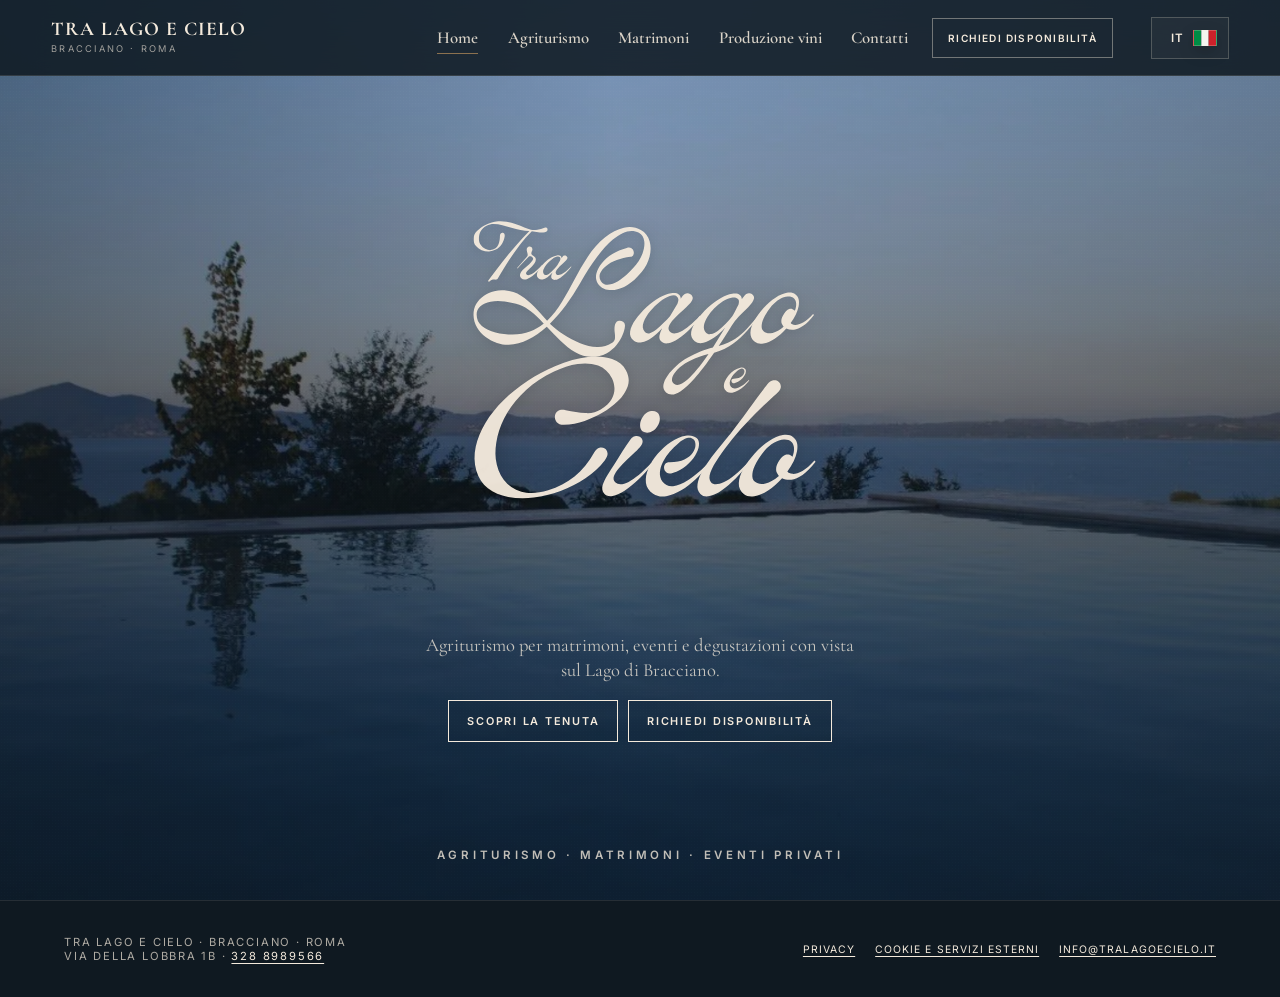
<file: index.html>
<!doctype html>
<html lang="it" class="no-js">
  <head>
    <meta charset="UTF-8" />
    <meta name="viewport" content="width=device-width, initial-scale=1.0" />
    <meta
      name="description"
      content="Tra Lago e Cielo, agriturismo e tenuta per matrimoni, eventi privati, degustazioni e cerimonie con vista sul Lago di Bracciano."
    />
    <meta name="theme-color" content="#0f1921" />
    <meta name="referrer" content="strict-origin-when-cross-origin" />
    <meta property="og:type" content="website" />
    <meta property="og:locale" content="it_IT" />
    <meta property="og:site_name" content="Tra Lago e Cielo" />
    <meta
      property="og:title"
      content="Tra Lago e Cielo — Agriturismo sul Lago di Bracciano"
    />
    <meta
      property="og:description"
      content="Tenuta per matrimoni, eventi privati e degustazioni con vista sul Lago di Bracciano."
    />
    <meta property="og:url" content="https://tralagoecielo.it/" />
    <meta
      property="og:image"
      content="https://tralagoecielo.it/assets/img/og-social.webp"
    />
    <meta name="twitter:card" content="summary_large_image" />
    <meta
      name="twitter:title"
      content="Tra Lago e Cielo — Agriturismo sul Lago di Bracciano"
    />
    <meta
      name="twitter:description"
      content="Tenuta per matrimoni, eventi privati e degustazioni con vista sul Lago di Bracciano."
    />
    <meta
      name="twitter:image"
      content="https://tralagoecielo.it/assets/img/og-social.webp"
    />
    <link rel="canonical" href="https://tralagoecielo.it/" />
    <link
      rel="icon"
      href="assets/img/logo-tra-lago-e-cielo.svg"
      type="image/svg+xml"
    />
    <script data-early-js>
      document.documentElement.classList.remove("no-js");
      document.documentElement.classList.add("js");
    </script>
    <title>Tra Lago e Cielo — Agriturismo sul Lago di Bracciano</title>
    <link
      rel="preload"
      as="image"
      href="assets/img/hero-lago-cielo.webp"
      fetchpriority="high"
    />
    <link
      rel="preload"
      as="font"
      href="assets/fonts/cormorant-garamond-latin.woff2"
      type="font/woff2"
      crossorigin
    />
    <link rel="stylesheet" href="assets/css/styles.css?v=20260730-4" />
    <script type="application/ld+json">
      {
        "@context": "https://schema.org",
        "@type": "LocalBusiness",
        "name": "Tra Lago e Cielo",
        "url": "https://tralagoecielo.it/",
        "image": "https://tralagoecielo.it/assets/img/og-social.webp",
        "telephone": "+39 328 8989566",
        "email": "info@tralagoecielo.it",
        "address": {
          "@type": "PostalAddress",
          "streetAddress": "Via della Lobbra 1b",
          "postalCode": "00062",
          "addressLocality": "Bracciano",
          "addressRegion": "RM",
          "addressCountry": "IT"
        },
        "sameAs": [
          "https://www.instagram.com/agriturismotralagoecielo/",
          "https://www.facebook.com/AgriturismoTraLagoECielo/"
        ]
      }
    </script>
  </head>
  <body>
    <a class="skip-link" href="#main">Vai al contenuto</a>
    <header class="site-header" data-header>
      <a class="brand" href="./" data-page-link="home"
        ><strong>Tra Lago e Cielo</strong><span>Bracciano · Roma</span></a
      >
      <nav class="desktop-nav" aria-label="Navigazione principale">
        <a
          class="nav-link is-active"
          href="./"
          data-page-link="home"
          aria-current="page"
          >Home</a
        >
        <a class="nav-link" href="agriturismo/" data-page-link="agriturismo"
          >Agriturismo</a
        >
        <a class="nav-link" href="matrimoni/" data-page-link="matrimoni"
          >Matrimoni</a
        >
        <a class="nav-link" href="vini/" data-page-link="vino"
          >Produzione vini</a
        >
        <a class="nav-link" href="contatti/" data-page-link="contatti"
          >Contatti</a
        >
      </nav>
      <a
        class="header-enquire"
        href="contatti/#richiesta"
        data-page-link="contatti"
        >Richiedi disponibilità</a
      >
      <div
        class="language-switcher language-switcher--desktop"
        data-language-switcher
      >
        <button
          class="lang-toggle"
          type="button"
          aria-label="Seleziona lingua"
          aria-expanded="false"
          data-lang-toggle
        >
          <span class="lang-code" data-current-lang-code>IT</span
          ><span
            class="lang-flag flag-icon flag-it"
            data-current-lang-flag
            aria-hidden="true"
          ></span>
        </button>
        <div class="lang-menu" role="menu" data-lang-menu>
          <button
            type="button"
            role="menuitemradio"
            aria-checked="true"
            data-lang-option="it"
          >
            <span>IT</span
            ><span class="lang-flag flag-icon flag-it" aria-hidden="true"></span
            ><em>Italiano</em>
          </button>
          <button
            type="button"
            role="menuitemradio"
            aria-checked="false"
            data-lang-option="en"
          >
            <span>EN</span
            ><span class="lang-flag flag-icon flag-gb" aria-hidden="true"></span
            ><em>English</em>
          </button>
          <button
            type="button"
            role="menuitemradio"
            aria-checked="false"
            data-lang-option="es"
          >
            <span>ES</span
            ><span class="lang-flag flag-icon flag-es" aria-hidden="true"></span
            ><em>Español</em>
          </button>
          <button
            type="button"
            role="menuitemradio"
            aria-checked="false"
            data-lang-option="fr"
          >
            <span>FR</span
            ><span class="lang-flag flag-icon flag-fr" aria-hidden="true"></span
            ><em>Français</em>
          </button>
          <button
            type="button"
            role="menuitemradio"
            aria-checked="false"
            data-lang-option="de"
          >
            <span>DE</span
            ><span class="lang-flag flag-icon flag-de" aria-hidden="true"></span
            ><em>Deutsch</em>
          </button>
        </div>
      </div>
      <button
        class="menu-toggle"
        type="button"
        aria-label="Apri menu"
        aria-expanded="false"
        data-menu-toggle
      >
        <span></span><span></span>
      </button>
    </header>
    <aside class="mobile-menu" data-mobile-menu aria-hidden="true" inert>
      <nav class="mobile-nav" aria-label="Navigazione mobile">
        <a href="./" data-page-link="home" aria-current="page"
          ><small>01</small>Home</a
        >
        <a href="agriturismo/" data-page-link="agriturismo"
          ><small>02</small>Agriturismo</a
        >
        <a href="matrimoni/" data-page-link="matrimoni"
          ><small>03</small>Matrimoni</a
        >
        <a href="vini/" data-page-link="vino"
          ><small>04</small>Produzione vini</a
        >
        <a href="contatti/" data-page-link="contatti"
          ><small>05</small>Contatti</a
        >
      </nav>
      <div class="language-switcher mobile-language" data-language-switcher>
        <button
          class="lang-toggle"
          type="button"
          aria-label="Seleziona lingua"
          aria-expanded="false"
          data-lang-toggle
        >
          <span class="lang-code" data-current-lang-code>IT</span
          ><span
            class="lang-flag flag-icon flag-it"
            data-current-lang-flag
            aria-hidden="true"
          ></span>
        </button>
        <div class="lang-menu" role="menu" data-lang-menu>
          <button
            type="button"
            role="menuitemradio"
            aria-checked="true"
            data-lang-option="it"
          >
            <span>IT</span
            ><span class="lang-flag flag-icon flag-it" aria-hidden="true"></span
            ><em>Italiano</em>
          </button>
          <button
            type="button"
            role="menuitemradio"
            aria-checked="false"
            data-lang-option="en"
          >
            <span>EN</span
            ><span class="lang-flag flag-icon flag-gb" aria-hidden="true"></span
            ><em>English</em>
          </button>
          <button
            type="button"
            role="menuitemradio"
            aria-checked="false"
            data-lang-option="es"
          >
            <span>ES</span
            ><span class="lang-flag flag-icon flag-es" aria-hidden="true"></span
            ><em>Español</em>
          </button>
          <button
            type="button"
            role="menuitemradio"
            aria-checked="false"
            data-lang-option="fr"
          >
            <span>FR</span
            ><span class="lang-flag flag-icon flag-fr" aria-hidden="true"></span
            ><em>Français</em>
          </button>
          <button
            type="button"
            role="menuitemradio"
            aria-checked="false"
            data-lang-option="de"
          >
            <span>DE</span
            ><span class="lang-flag flag-icon flag-de" aria-hidden="true"></span
            ><em>Deutsch</em>
          </button>
        </div>
      </div>
      <div class="mobile-cta">
        <a href="tel:+393288989566">Chiama ora</a
        ><a
          href="mailto:info@tralagoecielo.it?subject=Richiesta%20informazioni%20Tra%20Lago%20e%20Cielo"
          >E-mail</a
        >
      </div>
    </aside>
    <main id="main" tabindex="-1">
      <section class="page home is-active" data-page="home">
        <div class="home-content">
          <div class="hero-logo-stage">
            <h1 class="sr-only">
              Tra Lago e Cielo — agriturismo, matrimoni ed eventi privati sul
              Lago di Bracciano
            </h1>
            <img
              class="hero-logo"
              src="assets/img/logo-tra-lago-e-cielo.svg"
              alt="Tra Lago e Cielo · Agriturismo Bracciano"
              width="1500"
              height="1500"
            />
            <p class="hero-proof">
              Agriturismo per matrimoni, eventi e degustazioni con vista sul
              Lago di Bracciano.
            </p>
            <div class="button-row hero-actions">
              <a class="button" href="agriturismo/" data-page-link="agriturismo"
                >Scopri la tenuta</a
              ><a
                class="button"
                href="contatti/#richiesta"
                data-page-link="contatti"
                >Richiedi disponibilità</a
              >
            </div>
          </div>
          <p class="hero-bottom-line">
            Agriturismo · Matrimoni · Eventi privati
          </p>
        </div>
      </section>

      <section class="page" data-page="agriturismo">
        <div
          class="page-hero"
          style="--page-image: url(&quot;assets/img/page-agriturismo.jpg&quot;)"
        >
          <div class="page-hero-inner">
            <p class="eyebrow">Agriturismo</p>
            <h2>La tenuta, il lago, il ritmo della campagna.</h2>
            <p>
              Vista lago, giardino, piscina e salone raccolti in un percorso
              essenziale, per capire il carattere del luogo prima di visitarlo.
            </p>
          </div>
        </div>
        <div class="content">
          <div class="container">
            <div class="split">
              <div>
                <p class="kicker">Tra lago e cielo</p>
                <h2 class="title">
                  Un agriturismo affacciato sul lago, immerso nel verde.
                </h2>
              </div>
              <p class="lead">
                Tra Lago e Cielo deve il suo nome allo skyline che abbraccia il
                lago, Anguillara, Trevignano e il Castello Odescalchi di
                Bracciano. Il parco, la piscina e gli spazi interni costruiscono
                una location semplice, accogliente e scenografica.
              </p>
            </div>
            <div class="agri-panels">
              <article class="landscape-panel">
                <small>Paesaggio</small>
                <h3>Il lago come respiro.</h3>
                <p>
                  Lo sguardo arriva fino al lago e al profilo di Bracciano: è la
                  prima immagine che accompagna l'arrivo degli ospiti.
                </p>
              </article>
              <article class="landscape-panel">
                <small>Giardino</small>
                <h3>Verde e ombra.</h3>
                <p>
                  Prati ampi, piante autoctone e fiori accompagnano accoglienza,
                  aperitivi e momenti all'aperto.
                </p>
              </article>
              <article class="landscape-panel">
                <small>Spazi</small>
                <h3>Piscina, terrazza e salone.</h3>
                <p>
                  Salone, terrazza, piscina e giardino permettono di alternare
                  interni ed esterni secondo la giornata e la stagione.
                </p>
              </article>
            </div>
            <div class="agri-feature">
              <div class="agri-feature__text">
                <p class="kicker">Video</p>
                <h3>La tenuta in movimento.</h3>
                <p>
                  Un modo rapido per vedere il luogo in movimento, tra
                  paesaggio, verde e spazi esterni.
                </p>
                <button class="button dark" type="button" data-open-video>
                  Guarda il video
                </button>
              </div>
              <div class="video-frame agri-video-frame">
                <button
                  class="video-poster-button"
                  type="button"
                  data-open-video
                  aria-label="Guarda il video Tra Lago e Cielo"
                >
                  <span class="video-poster-button__inner"
                    ><span class="video-play" aria-hidden="true"
                      ><svg viewBox="0 0 24 24" fill="currentColor">
                        <path d="M8 5v14l11-7z"></path></svg></span
                    ><strong>Guarda il video</strong
                    ><span
                      >Guarda il paesaggio, il giardino e gli spazi esterni in
                      movimento.</span
                    ></span
                  >
                </button>
              </div>
            </div>
            <div class="agri-gallery-head">
              <div>
                <p class="kicker">Galleria</p>
                <h3>Piscina, giardino, salone e vedute sul lago.</h3>
              </div>
              <p>
                Immagini raccolte della piscina, del giardino, del salone e
                delle vedute sul Lago di Bracciano.
              </p>
            </div>
            <div class="gallery-carousel" data-carousel tabindex="0">
              <div class="carousel-stage">
                <div class="carousel-track" data-carousel-track>
                  <figure class="carousel-slide">
                    <img
                      src="assets/img/gallery-lago.webp"
                      alt="Vista del Lago di Bracciano e del giardino"
                      loading="lazy"
                      decoding="async"
                      width="1920"
                      height="1225"
                    />
                    <figcaption>Lago, giardino e vista dalla tenuta</figcaption>
                  </figure>
                  <figure class="carousel-slide">
                    <img
                      src="assets/img/gallery-piscina.webp"
                      alt="Piscina al tramonto con vista sul lago"
                      loading="lazy"
                      decoding="async"
                      width="1920"
                      height="1075"
                    />
                    <figcaption>
                      La piscina nelle ore più quiete della giornata
                    </figcaption>
                  </figure>
                  <figure class="carousel-slide">
                    <img
                      src="assets/img/gallery-sinistra.webp"
                      alt="Esterni della villa con prato e vista lago"
                      loading="lazy"
                      decoding="async"
                      width="1920"
                      height="1223"
                    />
                    <figcaption>
                      La villa, il prato e il profilo del lago
                    </figcaption>
                  </figure>
                  <figure class="carousel-slide">
                    <img
                      src="assets/img/gallery-destra.webp"
                      alt="Salone interno allestito per ricevimenti"
                      loading="lazy"
                      decoding="async"
                      width="1920"
                      height="1078"
                    />
                    <figcaption>
                      Il salone interno preparato per il ricevimento
                    </figcaption>
                  </figure>
                </div>
              </div>
              <div class="carousel-controls">
                <div class="carousel-buttons">
                  <button
                    class="carousel-button"
                    type="button"
                    data-carousel-prev
                    aria-label="Immagine precedente"
                  >
                    ‹</button
                  ><button
                    class="carousel-button"
                    type="button"
                    data-carousel-next
                    aria-label="Immagine successiva"
                  >
                    ›
                  </button>
                </div>
                <div class="carousel-count" data-carousel-count>01 / 04</div>
                <div
                  class="carousel-dots"
                  data-carousel-dots
                  role="group"
                  aria-label="Seleziona immagine"
                ></div>
              </div>
            </div>
            <div class="cta-row button-row">
              <a
                class="button dark"
                href="mailto:info@tralagoecielo.it?subject=Richiesta%20visita%20tenuta"
                >Organizza una visita</a
              >
            </div>
          </div>
        </div>
      </section>

      <section class="page" data-page="matrimoni">
        <div
          class="page-hero"
          style="
            --page-image: url(&quot;assets/img/page-matrimoni-banner.jpg&quot;);
          "
        >
          <div class="page-hero-inner">
            <p class="eyebrow">Matrimoni ed eventi</p>
            <h2>Un solo matrimonio al giorno, una giornata più raccolta.</h2>
            <p>
              Cerimonie civili reali in villa, aperitivi all'aperto, momenti
              conviviali nel salone e ricevimenti con vista sul lago.
            </p>
          </div>
        </div>
        <div class="content">
          <div class="container">
            <div class="split">
              <div>
                <p class="kicker">Spazi e capienza</p>
                <h2 class="title">Spazi concreti, atmosfera naturale.</h2>
              </div>
              <p class="lead">
                Il giardino di 40.000 mq confina con il parco di
                Bracciano-Martignano. Il salone accoglie fino a 110 persone,
                mentre terrazza, piscina e prato permettono aperitivi,
                accoglienza e momenti all'aperto.
              </p>
            </div>
            <div class="stats">
              <div class="stat">
                <strong>40.000</strong
                ><span
                  >mq di giardino confinante con il parco di
                  Bracciano-Martignano.</span
                >
              </div>
              <div class="stat">
                <strong>110</strong
                ><span>persone nella capienza del salone.</span>
              </div>
              <div class="stat">
                <strong>1</strong
                ><span>matrimonio al giorno per eventi in esclusiva.</span>
              </div>
              <div class="stat">
                <strong>Villa</strong
                ><span
                  >con piscina, terrazza, parcheggio interno e servizi
                  aggiuntivi su richiesta.</span
                >
              </div>
            </div>
            <div
              class="trust-strip"
              role="group"
              aria-label="Punti di forza della tenuta"
            >
              <div class="trust-item">
                <strong>In esclusiva</strong>
                <span
                  >Un solo matrimonio al giorno, per vivere gli spazi con
                  maggiore libertà.</span
                >
              </div>
              <div class="trust-item">
                <strong>Dentro e fuori</strong>
                <span
                  >Salone, terrazza, piscina e giardino permettono di adattare
                  la giornata.</span
                >
              </div>
              <div class="trust-item">
                <strong>Sopralluoghi</strong>
                <span
                  >Visite su prenotazione per verificare spazi, disponibilità e
                  servizi.</span
                >
              </div>
            </div>
            <div
              class="event-flow"
              role="group"
              aria-label="Percorso indicativo dell’evento"
            >
              <article class="event-step">
                <small>01</small><strong>Cerimonia</strong>
                <p>
                  Possibilità di rito civile reale in villa con cerimoniere
                  comunale.
                </p>
              </article>
              <article class="event-step">
                <small>02</small><strong>Aperitivo</strong>
                <p>
                  Giardino, piscina e vista lago per accogliere gli ospiti prima
                  del ricevimento.
                </p>
              </article>
              <article class="event-step">
                <small>03</small><strong>Ricevimento</strong>
                <p>
                  Il salone consente momenti conviviali all'interno; terrazza,
                  piscina e prato accolgono gli eventi all'aperto.
                </p>
              </article>
              <article class="event-step">
                <small>04</small><strong>Sopralluogo</strong>
                <p>
                  Per disponibilità, menu e servizi aggiuntivi, il passaggio
                  naturale è un contatto diretto con la struttura.
                </p>
              </article>
            </div>
            <div class="cta-row button-row">
              <a
                class="button dark"
                href="mailto:info@tralagoecielo.it?subject=Richiesta%20sopralluogo%20matrimonio"
                >Richiedi sopralluogo</a
              ><a class="button dark" href="tel:+393288989566">Chiama</a>
            </div>
            <div class="image-card">
              <figure>
                <img
                  src="assets/img/matrimoni-cerimonia.webp"
                  alt="Cerimonia all’aperto nel giardino della tenuta"
                  loading="lazy"
                  decoding="async"
                  width="1920"
                  height="1076"
                />
              </figure>
              <div class="note">
                <h3>Una cornice naturale per una giornata raccolta.</h3>
                <p>
                  Il paesaggio fa già molto: l'allestimento deve accompagnarlo,
                  non sovrastarlo.
                </p>
              </div>
            </div>
            <div
              class="mood-strip"
              role="group"
              aria-label="Dettagli visivi della tenuta"
            >
              <figure>
                <img
                  src="assets/img/matrimoni-dettaglio.webp"
                  alt="Dettaglio dell’allestimento per una cerimonia all’aperto"
                  loading="lazy"
                  decoding="async"
                  width="1920"
                  height="1073"
                />
              </figure>
              <figure>
                <img
                  src="assets/img/matrimoni-sedute.webp"
                  alt="Sedute per una cerimonia nel giardino"
                  loading="lazy"
                  decoding="async"
                  width="1920"
                  height="1080"
                />
              </figure>
              <figure>
                <img
                  src="assets/img/matrimoni-sposi.webp"
                  alt="Momento degli sposi durante il ricevimento"
                  loading="lazy"
                  decoding="async"
                  width="1920"
                  height="1073"
                />
              </figure>
              <figure>
                <img
                  src="assets/img/matrimoni-tramonto.webp"
                  alt="Sposi al tramonto nella tenuta"
                  loading="lazy"
                  decoding="async"
                  width="1920"
                  height="1078"
                />
              </figure>
            </div>
            <div class="faq">
              <p class="kicker">Domande frequenti</p>
              <h3>Le informazioni utili prima di contattarci.</h3>
              <details>
                <summary>Quante persone può accogliere il salone?</summary>
                <p>
                  La capienza indicata per il salone è fino a 110 persone. Per
                  configurazioni, allestimenti e servizi è consigliato un
                  sopralluogo.
                </p>
              </details>
              <details>
                <summary>
                  È possibile celebrare il rito civile in villa?
                </summary>
                <p>
                  La struttura indica la possibilità di rito civile reale in
                  villa con cerimoniere comunale. Disponibilità e procedure
                  vanno confermate per la data scelta.
                </p>
              </details>
              <details>
                <summary>Gli eventi si svolgono in esclusiva?</summary>
                <p>
                  È previsto un solo matrimonio al giorno, così da dedicare gli
                  spazi all'evento.
                </p>
              </details>
              <details>
                <summary>
                  È disponibile un'alternativa in caso di maltempo?
                </summary>
                <p>
                  Il salone offre uno spazio interno. La soluzione più adatta
                  dipende dal numero degli ospiti e dall'allestimento, da
                  definire direttamente con la struttura.
                </p>
              </details>
              <details>
                <summary>Come si richiede un sopralluogo?</summary>
                <p>
                  È possibile inviare una richiesta dalla pagina Contatti oppure
                  chiamare il 328 8989566.
                </p>
              </details>
            </div>
          </div>
        </div>
      </section>

      <section class="page" data-page="vino">
        <div
          class="page-hero"
          style="
            --page-image: url(&quot;assets/img/page-vino-banner.webp&quot;);
          "
        >
          <div class="page-hero-inner">
            <p class="eyebrow">Produzione vini</p>
            <h2>Tre etichette, una terra.</h2>
            <p>
              Vermentino, Merlot e Chardonnay presentati con origine, annata e
              informazioni essenziali in modo chiaro.
            </p>
          </div>
        </div>
        <div class="content">
          <div class="container">
            <div class="split">
              <div>
                <p class="kicker">Annata 2024</p>
                <h2 class="title">Tre etichette, informazioni chiare.</h2>
              </div>
              <p class="lead">
                Le etichette possono accompagnare degustazioni e momenti
                conviviali su prenotazione. Qui sono raccolte le informazioni
                essenziali: nome, annata, categoria, produttore e origine
                indicata.
              </p>
            </div>
            <div class="button-row cta-row">
              <a
                class="button dark"
                href="mailto:info@tralagoecielo.it?subject=Richiesta%20degustazione"
                >Richiedi una degustazione</a
              >
            </div>
            <div class="wine-grid">
              <button
                type="button"
                class="wine-card"
                data-wine="vermentino"
                aria-haspopup="dialog"
                aria-controls="wine-modal"
              >
                <span class="wine-card__copy"
                  ><span
                    ><small>Vino Vermentino IGP</small>
                    <span class="wine-card-title">Vermentino</span>
                    <span class="wine-card-meta"
                      >Sabatino · Annata 2024</span
                    ></span
                  ><span class="wine-cta">Apri scheda</span></span
                ><span
                  class="wine-card__bottle"
                  aria-hidden="true"
                ></span></button
              ><button
                type="button"
                class="wine-card"
                data-wine="merlot"
                aria-haspopup="dialog"
                aria-controls="wine-modal"
              >
                <span class="wine-card__copy"
                  ><span
                    ><small>Vino Merlot IGP</small>
                    <span class="wine-card-title">Merlot</span>
                    <span class="wine-card-meta"
                      >Nero Fonte Lupo · Annata 2024</span
                    ></span
                  ><span class="wine-cta">Apri scheda</span></span
                ><span
                  class="wine-card__bottle"
                  aria-hidden="true"
                ></span></button
              ><button
                type="button"
                class="wine-card"
                data-wine="chardonnay"
                aria-haspopup="dialog"
                aria-controls="wine-modal"
              >
                <span class="wine-card__copy"
                  ><span
                    ><small>Vino Chardonnay IGP</small>
                    <span class="wine-card-title">Chardonnay</span>
                    <span class="wine-card-meta"
                      >Riflesso del Lago · Annata 2024</span
                    ></span
                  ><span class="wine-cta">Apri scheda</span></span
                ><span class="wine-card__bottle" aria-hidden="true"></span>
              </button>
            </div>
            <section
              class="wine-origin-panel"
              aria-label="Informazioni di origine e consumo responsabile"
            >
              <div class="wine-origin-panel__main">
                <p class="kicker">Origine e responsabilità</p>
                <h3>Origine indicata in etichetta.</h3>
                <p>
                  Le tre etichette riportano la produzione e l'imbottigliamento
                  a cura di <strong>Azienda Agricola Rosalba Cutolo</strong>,
                  Via Tassoni 4, Tarquinia, Viterbo.
                </p>
              </div>
              <div class="wine-origin-grid">
                <div>
                  <span>Produzione</span
                  ><strong>Azienda Agricola Rosalba Cutolo</strong>
                </div>
                <div>
                  <span>Sede indicata</span
                  ><strong>Via Tassoni 4 · Tarquinia · Viterbo</strong>
                </div>
                <div class="wine-origin-made">
                  <span>Paese di produzione</span
                  ><strong
                    ><i class="italy-flag" aria-hidden="true"></i>Prodotto in
                    Italia</strong
                  >
                </div>
              </div>
              <div class="responsible-strip">
                <span>Bevi sempre con moderazione</span
                ><span>Non consumare in gravidanza</span
                ><span>Non bere alla guida</span
                ><span>Vietato ai minori di 18 anni</span>
              </div>
            </section>
            <p class="wine-technical-note">
              Ingredienti, allergeni e dichiarazione nutrizionale sono indicati
              nelle rispettive schede tecniche delle etichette.
            </p>
          </div>
        </div>
      </section>

      <section class="page" data-page="contatti">
        <div
          class="page-hero"
          style="--page-image: url(&quot;assets/img/page-contatti.webp&quot;)"
        >
          <div class="page-hero-inner">
            <p class="eyebrow">Contatti</p>
            <h2>Contatti, indirizzo e indicazioni in un solo punto.</h2>
            <p>
              Recapiti, social e mappa per richiedere informazioni, prenotare
              una visita o raggiungere la struttura.
            </p>
          </div>
        </div>
        <div class="content">
          <div class="container">
            <div class="split">
              <div>
                <p class="kicker">Contatti e dove siamo</p>
                <h2 class="title">Scegli il canale più comodo.</h2>
              </div>
              <p class="lead">
                Telefono, email, social e indirizzo sono raccolti qui per
                rendere più semplice ogni richiesta: matrimoni, eventi,
                degustazioni, visite e indicazioni stradali.
              </p>
            </div>
            <div class="contact-methods-grid">
              <a
                class="contact-method"
                href="https://www.instagram.com/agriturismotralagoecielo/"
                target="_blank"
                rel="noopener"
                ><span
                  class="contact-method__mark contact-method__mark--icon"
                  aria-hidden="true"
                  ><svg
                    class="contact-icon contact-icon--instagram"
                    viewBox="0 0 24 24"
                    focusable="false"
                  >
                    <path
                      d="M7.75 2h8.5A5.76 5.76 0 0 1 22 7.75v8.5A5.76 5.76 0 0 1 16.25 22h-8.5A5.76 5.76 0 0 1 2 16.25v-8.5A5.76 5.76 0 0 1 7.75 2Zm0 2A3.75 3.75 0 0 0 4 7.75v8.5A3.75 3.75 0 0 0 7.75 20h8.5A3.75 3.75 0 0 0 20 16.25v-8.5A3.75 3.75 0 0 0 16.25 4h-8.5Zm8.92 2.05a1.28 1.28 0 1 1 0 2.56 1.28 1.28 0 0 1 0-2.56ZM12 7.25A4.75 4.75 0 1 1 12 16.75 4.75 4.75 0 0 1 12 7.25Zm0 2A2.75 2.75 0 1 0 12 14.75 2.75 2.75 0 0 0 12 9.25Z"
                    /></svg></span
                ><span
                  ><strong>Instagram</strong
                  ><em
                    >Foto, aggiornamenti e contatto diretto tramite
                    Instagram</em
                  ></span
                ></a
              ><a
                class="contact-method"
                href="https://www.facebook.com/AgriturismoTraLagoECielo/"
                target="_blank"
                rel="noopener"
                ><span
                  class="contact-method__mark contact-method__mark--icon"
                  aria-hidden="true"
                  ><svg
                    class="contact-icon contact-icon--facebook"
                    viewBox="0 0 24 24"
                    focusable="false"
                  >
                    <path
                      d="M14.05 8.12V6.86c0-.62.13-1.05.4-1.31.27-.26.72-.39 1.36-.39h1.74V2.13A23.6 23.6 0 0 0 15.02 2c-1.25 0-2.26.37-3.02 1.11-.76.74-1.14 1.79-1.14 3.15v1.86H8.45v3.39h2.41V22h3.59V11.51h2.82l.45-3.39h-3.67Z"
                    /></svg></span
                ><span
                  ><strong>Facebook</strong
                  ><em>Pagina Facebook e contatto social</em></span
                ></a
              ><a
                class="contact-method"
                href="mailto:info@tralagoecielo.it?subject=Richiesta%20informazioni%20Tra%20Lago%20e%20Cielo"
                ><span class="contact-method__mark">@</span
                ><span
                  ><strong>E-mail</strong><em>info@tralagoecielo.it</em></span
                ></a
              ><a class="contact-method" href="tel:+393288989566"
                ><span class="contact-method__mark">☎</span
                ><span><strong>Telefono</strong><em>328 8989566</em></span></a
              >
            </div>
            <div class="contact-layout">
              <article class="contact-card contact-card--large">
                <p class="kicker">Recapiti diretti</p>
                <h3>Informazioni essenziali.</h3>
                <dl>
                  <div>
                    <dt>Indirizzo</dt>
                    <dd>Via della Lobbra 1b<br />Bracciano 00062 · Roma</dd>
                  </div>
                  <div>
                    <dt>Telefono</dt>
                    <dd><a href="tel:+393288989566">328 8989566</a></dd>
                  </div>
                  <div>
                    <dt>Email</dt>
                    <dd>
                      <a href="mailto:info@tralagoecielo.it"
                        >info@tralagoecielo.it</a
                      >
                    </dd>
                  </div>
                  <div>
                    <dt>Disponibilità</dt>
                    <dd>
                      Per matrimoni, eventi, degustazioni e visite su
                      prenotazione.
                    </dd>
                  </div>
                </dl>
                <div class="button-row">
                  <a
                    class="button dark"
                    href="mailto:info@tralagoecielo.it?subject=Richiesta%20informazioni%20Tra%20Lago%20e%20Cielo"
                    >Scrivi ora</a
                  ><a class="button dark" href="tel:+393288989566">Chiama</a>
                </div>
              </article>
              <article
                class="contact-card contact-card--large contact-card--map"
              >
                <div
                  class="map-frame"
                  data-map-frame
                  data-map-src="https://www.google.com/maps?q=Via%20della%20Lobbra%201b%2C%20Bracciano%2C%20Roma%2C%20Italia&amp;output=embed"
                >
                  <div class="map-consent">
                    <div class="map-consent__inner">
                      <h4>Visualizza la mappa</h4>
                      <p>
                        La mappa è fornita da Google. Caricandola, il browser si
                        collegherà ai servizi di Google secondo la relativa
                        informativa.
                      </p>
                      <button class="button" type="button" data-map-activate>
                        Carica Google Maps
                      </button>
                    </div>
                  </div>
                </div>
                <div class="contact-map-note">
                  <p class="kicker">Come arrivare</p>
                  <h3>Bracciano, tra Roma e il lago.</h3>
                  <p>
                    La struttura si trova in Via della Lobbra 1b, a Bracciano,
                    vicino al Lago di Bracciano.
                  </p>
                  <div class="button-row">
                    <a
                      class="button dark"
                      href="https://www.google.com/maps/search/?api=1&query=Via%20della%20Lobbra%201b%2C%20Bracciano%2C%20Italy"
                      target="_blank"
                      rel="noopener"
                      >Apri mappa</a
                    >
                  </div>
                </div>
              </article>
            </div>
            <section
              class="enquiry-panel"
              id="richiesta"
              aria-labelledby="enquiry-title"
            >
              <div class="enquiry-panel__head">
                <h3 id="enquiry-title">Raccontaci la tua richiesta.</h3>
                <p>
                  Compila i dettagli essenziali: prepareremo un messaggio
                  ordinato da inviare a Tra Lago e Cielo. Per ora l'invio
                  utilizza il programma e-mail del dispositivo.
                </p>
              </div>
              <form class="enquiry-form" data-enquiry-form>
                <div class="form-field">
                  <label for="enquiry-type">Tipo di richiesta</label>
                  <select id="enquiry-type" name="type" required>
                    <option value="">Seleziona</option>
                    <option>Matrimonio</option>
                    <option>Evento privato</option>
                    <option>Degustazione</option>
                    <option>Visita alla tenuta</option>
                    <option>Altre informazioni</option>
                  </select>
                </div>
                <div class="form-field">
                  <label for="enquiry-date">Data o periodo preferito</label>
                  <input
                    id="enquiry-date"
                    name="date"
                    type="text"
                    autocomplete="off"
                    placeholder="Es. giugno 2027"
                  />
                </div>
                <div class="form-field">
                  <label for="enquiry-name">Nome e cognome</label>
                  <input
                    id="enquiry-name"
                    name="name"
                    type="text"
                    autocomplete="name"
                    required
                  />
                </div>
                <div class="form-field">
                  <label for="enquiry-guests"
                    >Numero indicativo di ospiti</label
                  >
                  <input
                    id="enquiry-guests"
                    name="guests"
                    type="text"
                    inputmode="numeric"
                    placeholder="Es. 80"
                  />
                </div>
                <div class="form-field">
                  <label for="enquiry-email">E-mail</label>
                  <input
                    id="enquiry-email"
                    name="email"
                    type="email"
                    autocomplete="email"
                    required
                  />
                </div>
                <div class="form-field">
                  <label for="enquiry-phone">Telefono</label>
                  <input
                    id="enquiry-phone"
                    name="phone"
                    type="tel"
                    autocomplete="tel"
                  />
                </div>
                <div class="form-field form-field--wide">
                  <label for="enquiry-message">Messaggio</label>
                  <textarea
                    id="enquiry-message"
                    name="message"
                    placeholder="Aggiungi ciò che può aiutarci a capire la richiesta."
                  ></textarea>
                </div>
                <label class="form-consent"
                  ><input type="checkbox" name="privacy" required /><span
                    >Ho letto l'<a href="privacy.html">informativa privacy</a> e
                    acconsento all'uso dei dati per rispondere alla
                    richiesta.</span
                  ></label
                >
                <div class="form-actions">
                  <button class="button dark" type="submit">
                    Prepara l'e-mail
                  </button>
                  <p class="form-note" aria-live="polite" data-form-status>
                    Non salviamo i dati inseriti in questo sito.
                  </p>
                </div>
              </form>
            </section>
          </div>
        </div>
      </section>
    </main>
    <footer class="footer-minimal">
      <div class="footer-minimal__inner">
        <span
          >Tra Lago e Cielo · Bracciano · Roma<br />Via della Lobbra 1b ·
          <a href="tel:+393288989566">328 8989566</a></span
        >
        <span class="footer-links"
          ><a href="privacy.html">Privacy</a
          ><a href="cookie.html">Cookie e servizi esterni</a
          ><a href="mailto:info@tralagoecielo.it"
            >info@tralagoecielo.it</a
          ></span
        >
      </div>
    </footer>
    <div class="video-modal" data-video-modal aria-hidden="true" inert>
      <div
        class="video-dialog"
        role="dialog"
        aria-modal="true"
        aria-label="Video Tra Lago e Cielo"
      >
        <button
          class="video-close"
          type="button"
          data-close-video
          aria-label="Chiudi video"
        >
          ×
        </button>
        <div class="video-modal-frame" data-video-frame></div>
      </div>
    </div>

    <div
      id="wine-modal"
      class="wine-modal"
      data-wine-modal
      aria-hidden="true"
      inert
    >
      <article
        class="wine-dialog"
        role="dialog"
        aria-modal="true"
        aria-labelledby="wine-title"
      >
        <div class="wine-label">
          <div>
            <small data-wine-class></small>
            <h2 id="wine-title" data-wine-title>Dettagli vino</h2>
            <p data-wine-name></p>
          </div>
          <div
            class="wine-modal-bottle"
            data-wine-bottle
            aria-hidden="true"
          ></div>
          <small>Tra Lago e Cielo · Annata 2024</small>
        </div>
        <div class="wine-detail">
          <button
            class="modal-close"
            type="button"
            data-close-wine
            aria-label="Chiudi"
          >
            ×
          </button>
          <p class="kicker">Scheda essenziale</p>
          <h3 data-wine-heading>Scheda vino</h3>
          <p class="wine-experience" data-wine-experience></p>
          <div class="detail-grid detail-grid--compact" data-wine-details></div>
          <p class="responsible">
            Consumo responsabile · Bevi sempre con moderazione.
          </p>
        </div>
      </article>
    </div>
    <script src="assets/js/site.js"></script>
  </body>
</html>
</file>
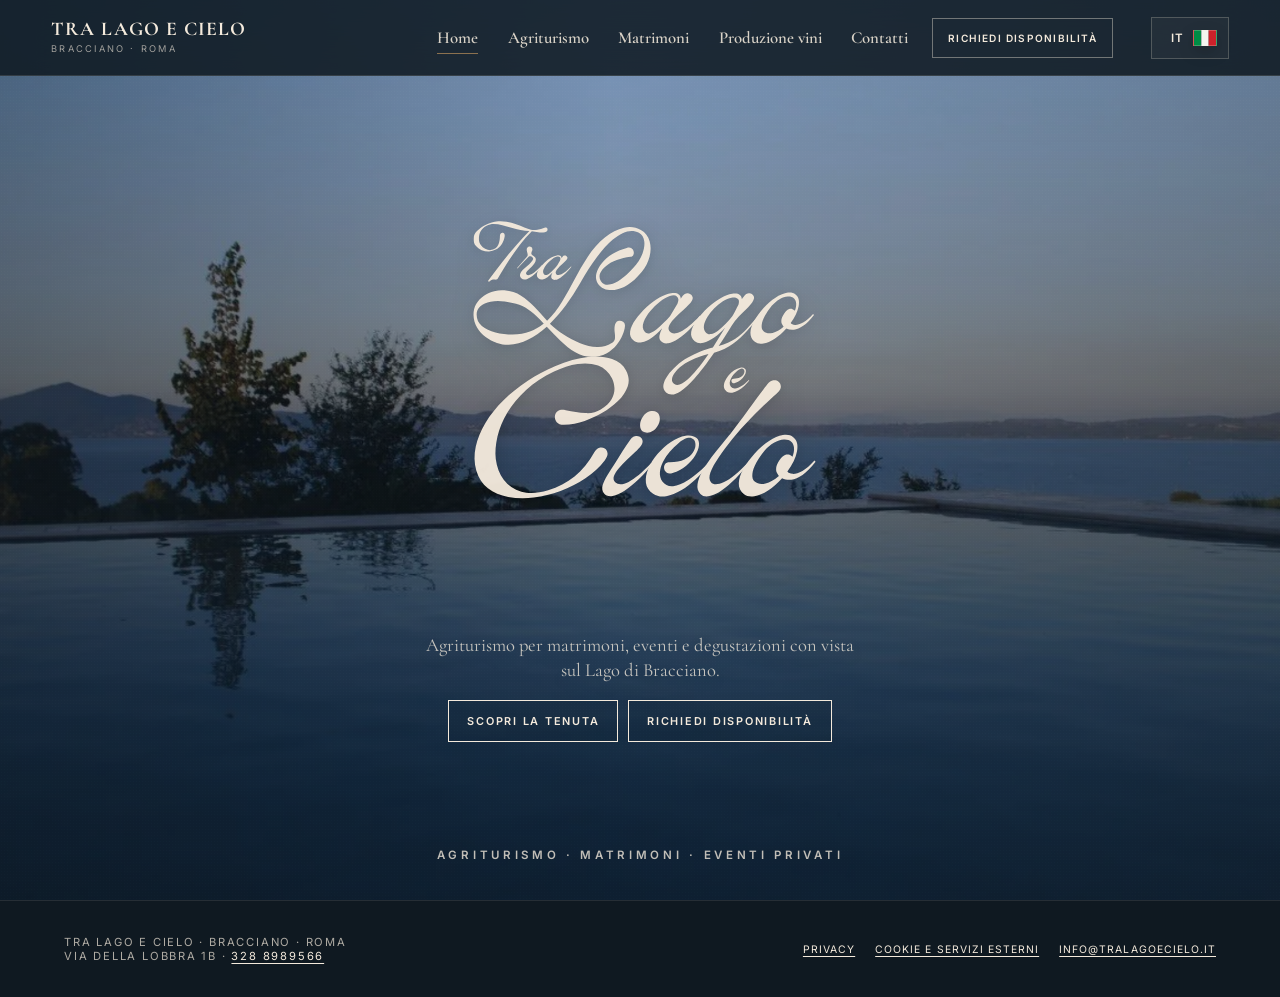
<file: agriturismo/index.html>
<!doctype html>
<html lang="it" class="no-js">
  <head>
    <meta charset="UTF-8" />
    <base href="../" />
    <meta name="viewport" content="width=device-width, initial-scale=1.0" />
    <meta name="description" content="Vista lago, giardino, piscina e salone: scopri gli spazi di Tra Lago e Cielo a Bracciano." />
    <meta name="theme-color" content="#0f1921" />
    <meta name="referrer" content="strict-origin-when-cross-origin" />
    <meta property="og:type" content="website" />
    <meta property="og:locale" content="it_IT" />
    <meta property="og:site_name" content="Tra Lago e Cielo" />
    <meta property="og:title" content="Agriturismo sul Lago di Bracciano | Tra Lago e Cielo" />
    <meta property="og:description" content="Vista lago, giardino, piscina e salone: scopri gli spazi di Tra Lago e Cielo a Bracciano." />
    <meta property="og:url" content="https://tralagoecielo.it/agriturismo/" />
    <meta
      property="og:image"
      content="https://tralagoecielo.it/assets/img/og-social.webp"
    />
    <meta name="twitter:card" content="summary_large_image" />
    <meta name="twitter:title" content="Agriturismo sul Lago di Bracciano | Tra Lago e Cielo" />
    <meta name="twitter:description" content="Vista lago, giardino, piscina e salone: scopri gli spazi di Tra Lago e Cielo a Bracciano." />
    <meta
      name="twitter:image"
      content="https://tralagoecielo.it/assets/img/og-social.webp"
    />
    <link rel="canonical" href="https://tralagoecielo.it/agriturismo/" />
    <link
      rel="icon"
      href="assets/img/logo-tra-lago-e-cielo.svg"
      type="image/svg+xml"
    />
    <script data-early-js>
      document.documentElement.classList.remove("no-js");
      document.documentElement.classList.add("js");
    </script>
    <title>Agriturismo sul Lago di Bracciano | Tra Lago e Cielo</title>
    <link
      rel="preload"
      as="image"
      href="assets/img/hero-lago-cielo.webp"
      fetchpriority="high"
    />
    <link
      rel="preload"
      as="font"
      href="assets/fonts/cormorant-garamond-latin.woff2"
      type="font/woff2"
      crossorigin
    />
    <link rel="stylesheet" href="assets/css/styles.css?v=20260730-4" />
    <script type="application/ld+json">
      {
        "@context": "https://schema.org",
        "@type": "LocalBusiness",
        "name": "Tra Lago e Cielo",
        "url": "https://tralagoecielo.it/",
        "image": "https://tralagoecielo.it/assets/img/og-social.webp",
        "telephone": "+39 328 8989566",
        "email": "info@tralagoecielo.it",
        "address": {
          "@type": "PostalAddress",
          "streetAddress": "Via della Lobbra 1b",
          "postalCode": "00062",
          "addressLocality": "Bracciano",
          "addressRegion": "RM",
          "addressCountry": "IT"
        },
        "sameAs": [
          "https://www.instagram.com/agriturismotralagoecielo/",
          "https://www.facebook.com/AgriturismoTraLagoECielo/"
        ]
      }
    </script>
  </head>
  <body>
    <a class="skip-link" href="#main">Vai al contenuto</a>
    <header class="site-header" data-header>
      <a class="brand" href="./" data-page-link="home"
        ><strong>Tra Lago e Cielo</strong><span>Bracciano · Roma</span></a
      >
      <nav class="desktop-nav" aria-label="Navigazione principale">
        <a
          class="nav-link is-active"
          href="./"
          data-page-link="home"
          aria-current="page"
          >Home</a
        >
        <a class="nav-link" href="agriturismo/" data-page-link="agriturismo"
          >Agriturismo</a
        >
        <a class="nav-link" href="matrimoni/" data-page-link="matrimoni"
          >Matrimoni</a
        >
        <a class="nav-link" href="vini/" data-page-link="vino"
          >Produzione vini</a
        >
        <a class="nav-link" href="contatti/" data-page-link="contatti"
          >Contatti</a
        >
      </nav>
      <a
        class="header-enquire"
        href="contatti/#richiesta"
        data-page-link="contatti"
        >Richiedi disponibilità</a
      >
      <div
        class="language-switcher language-switcher--desktop"
        data-language-switcher
      >
        <button
          class="lang-toggle"
          type="button"
          aria-label="Seleziona lingua"
          aria-expanded="false"
          data-lang-toggle
        >
          <span class="lang-code" data-current-lang-code>IT</span
          ><span
            class="lang-flag flag-icon flag-it"
            data-current-lang-flag
            aria-hidden="true"
          ></span>
        </button>
        <div class="lang-menu" role="menu" data-lang-menu>
          <button
            type="button"
            role="menuitemradio"
            aria-checked="true"
            data-lang-option="it"
          >
            <span>IT</span
            ><span class="lang-flag flag-icon flag-it" aria-hidden="true"></span
            ><em>Italiano</em>
          </button>
          <button
            type="button"
            role="menuitemradio"
            aria-checked="false"
            data-lang-option="en"
          >
            <span>EN</span
            ><span class="lang-flag flag-icon flag-gb" aria-hidden="true"></span
            ><em>English</em>
          </button>
          <button
            type="button"
            role="menuitemradio"
            aria-checked="false"
            data-lang-option="es"
          >
            <span>ES</span
            ><span class="lang-flag flag-icon flag-es" aria-hidden="true"></span
            ><em>Español</em>
          </button>
          <button
            type="button"
            role="menuitemradio"
            aria-checked="false"
            data-lang-option="fr"
          >
            <span>FR</span
            ><span class="lang-flag flag-icon flag-fr" aria-hidden="true"></span
            ><em>Français</em>
          </button>
          <button
            type="button"
            role="menuitemradio"
            aria-checked="false"
            data-lang-option="de"
          >
            <span>DE</span
            ><span class="lang-flag flag-icon flag-de" aria-hidden="true"></span
            ><em>Deutsch</em>
          </button>
        </div>
      </div>
      <button
        class="menu-toggle"
        type="button"
        aria-label="Apri menu"
        aria-expanded="false"
        data-menu-toggle
      >
        <span></span><span></span>
      </button>
    </header>
    <aside class="mobile-menu" data-mobile-menu aria-hidden="true" inert>
      <nav class="mobile-nav" aria-label="Navigazione mobile">
        <a href="./" data-page-link="home" aria-current="page"
          ><small>01</small>Home</a
        >
        <a href="agriturismo/" data-page-link="agriturismo"
          ><small>02</small>Agriturismo</a
        >
        <a href="matrimoni/" data-page-link="matrimoni"
          ><small>03</small>Matrimoni</a
        >
        <a href="vini/" data-page-link="vino"
          ><small>04</small>Produzione vini</a
        >
        <a href="contatti/" data-page-link="contatti"
          ><small>05</small>Contatti</a
        >
      </nav>
      <div class="language-switcher mobile-language" data-language-switcher>
        <button
          class="lang-toggle"
          type="button"
          aria-label="Seleziona lingua"
          aria-expanded="false"
          data-lang-toggle
        >
          <span class="lang-code" data-current-lang-code>IT</span
          ><span
            class="lang-flag flag-icon flag-it"
            data-current-lang-flag
            aria-hidden="true"
          ></span>
        </button>
        <div class="lang-menu" role="menu" data-lang-menu>
          <button
            type="button"
            role="menuitemradio"
            aria-checked="true"
            data-lang-option="it"
          >
            <span>IT</span
            ><span class="lang-flag flag-icon flag-it" aria-hidden="true"></span
            ><em>Italiano</em>
          </button>
          <button
            type="button"
            role="menuitemradio"
            aria-checked="false"
            data-lang-option="en"
          >
            <span>EN</span
            ><span class="lang-flag flag-icon flag-gb" aria-hidden="true"></span
            ><em>English</em>
          </button>
          <button
            type="button"
            role="menuitemradio"
            aria-checked="false"
            data-lang-option="es"
          >
            <span>ES</span
            ><span class="lang-flag flag-icon flag-es" aria-hidden="true"></span
            ><em>Español</em>
          </button>
          <button
            type="button"
            role="menuitemradio"
            aria-checked="false"
            data-lang-option="fr"
          >
            <span>FR</span
            ><span class="lang-flag flag-icon flag-fr" aria-hidden="true"></span
            ><em>Français</em>
          </button>
          <button
            type="button"
            role="menuitemradio"
            aria-checked="false"
            data-lang-option="de"
          >
            <span>DE</span
            ><span class="lang-flag flag-icon flag-de" aria-hidden="true"></span
            ><em>Deutsch</em>
          </button>
        </div>
      </div>
      <div class="mobile-cta">
        <a href="tel:+393288989566">Chiama ora</a
        ><a
          href="mailto:info@tralagoecielo.it?subject=Richiesta%20informazioni%20Tra%20Lago%20e%20Cielo"
          >E-mail</a
        >
      </div>
    </aside>
    <main id="main" tabindex="-1">
      <section class="page home is-active" data-page="home">
        <div class="home-content">
          <div class="hero-logo-stage">
            <h1 class="sr-only">
              Tra Lago e Cielo — agriturismo, matrimoni ed eventi privati sul
              Lago di Bracciano
            </h1>
            <img
              class="hero-logo"
              src="assets/img/logo-tra-lago-e-cielo.svg"
              alt="Tra Lago e Cielo · Agriturismo Bracciano"
              width="1500"
              height="1500"
            />
            <p class="hero-proof">
              Agriturismo per matrimoni, eventi e degustazioni con vista sul
              Lago di Bracciano.
            </p>
            <div class="button-row hero-actions">
              <a class="button" href="agriturismo/" data-page-link="agriturismo"
                >Scopri la tenuta</a
              ><a
                class="button"
                href="contatti/#richiesta"
                data-page-link="contatti"
                >Richiedi disponibilità</a
              >
            </div>
          </div>
          <p class="hero-bottom-line">
            Agriturismo · Matrimoni · Eventi privati
          </p>
        </div>
      </section>

      <section class="page" data-page="agriturismo">
        <div
          class="page-hero"
          style="--page-image: url(&quot;assets/img/page-agriturismo.jpg&quot;)"
        >
          <div class="page-hero-inner">
            <p class="eyebrow">Agriturismo</p>
            <h2>La tenuta, il lago, il ritmo della campagna.</h2>
            <p>
              Vista lago, giardino, piscina e salone raccolti in un percorso
              essenziale, per capire il carattere del luogo prima di visitarlo.
            </p>
          </div>
        </div>
        <div class="content">
          <div class="container">
            <div class="split">
              <div>
                <p class="kicker">Tra lago e cielo</p>
                <h2 class="title">
                  Un agriturismo affacciato sul lago, immerso nel verde.
                </h2>
              </div>
              <p class="lead">
                Tra Lago e Cielo deve il suo nome allo skyline che abbraccia il
                lago, Anguillara, Trevignano e il Castello Odescalchi di
                Bracciano. Il parco, la piscina e gli spazi interni costruiscono
                una location semplice, accogliente e scenografica.
              </p>
            </div>
            <div class="agri-panels">
              <article class="landscape-panel">
                <small>Paesaggio</small>
                <h3>Il lago come respiro.</h3>
                <p>
                  Lo sguardo arriva fino al lago e al profilo di Bracciano: è la
                  prima immagine che accompagna l'arrivo degli ospiti.
                </p>
              </article>
              <article class="landscape-panel">
                <small>Giardino</small>
                <h3>Verde e ombra.</h3>
                <p>
                  Prati ampi, piante autoctone e fiori accompagnano accoglienza,
                  aperitivi e momenti all'aperto.
                </p>
              </article>
              <article class="landscape-panel">
                <small>Spazi</small>
                <h3>Piscina, terrazza e salone.</h3>
                <p>
                  Salone, terrazza, piscina e giardino permettono di alternare
                  interni ed esterni secondo la giornata e la stagione.
                </p>
              </article>
            </div>
            <div class="agri-feature">
              <div class="agri-feature__text">
                <p class="kicker">Video</p>
                <h3>La tenuta in movimento.</h3>
                <p>
                  Un modo rapido per vedere il luogo in movimento, tra
                  paesaggio, verde e spazi esterni.
                </p>
                <button class="button dark" type="button" data-open-video>
                  Guarda il video
                </button>
              </div>
              <div class="video-frame agri-video-frame">
                <button
                  class="video-poster-button"
                  type="button"
                  data-open-video
                  aria-label="Guarda il video Tra Lago e Cielo"
                >
                  <span class="video-poster-button__inner"
                    ><span class="video-play" aria-hidden="true"
                      ><svg viewBox="0 0 24 24" fill="currentColor">
                        <path d="M8 5v14l11-7z"></path></svg></span
                    ><strong>Guarda il video</strong
                    ><span
                      >Guarda il paesaggio, il giardino e gli spazi esterni in
                      movimento.</span
                    ></span
                  >
                </button>
              </div>
            </div>
            <div class="agri-gallery-head">
              <div>
                <p class="kicker">Galleria</p>
                <h3>Piscina, giardino, salone e vedute sul lago.</h3>
              </div>
              <p>
                Immagini raccolte della piscina, del giardino, del salone e
                delle vedute sul Lago di Bracciano.
              </p>
            </div>
            <div class="gallery-carousel" data-carousel tabindex="0">
              <div class="carousel-stage">
                <div class="carousel-track" data-carousel-track>
                  <figure class="carousel-slide">
                    <img
                      src="assets/img/gallery-lago.webp"
                      alt="Vista del Lago di Bracciano e del giardino"
                      loading="lazy"
                      decoding="async"
                      width="1920"
                      height="1225"
                    />
                    <figcaption>Lago, giardino e vista dalla tenuta</figcaption>
                  </figure>
                  <figure class="carousel-slide">
                    <img
                      src="assets/img/gallery-piscina.webp"
                      alt="Piscina al tramonto con vista sul lago"
                      loading="lazy"
                      decoding="async"
                      width="1920"
                      height="1075"
                    />
                    <figcaption>
                      La piscina nelle ore più quiete della giornata
                    </figcaption>
                  </figure>
                  <figure class="carousel-slide">
                    <img
                      src="assets/img/gallery-sinistra.webp"
                      alt="Esterni della villa con prato e vista lago"
                      loading="lazy"
                      decoding="async"
                      width="1920"
                      height="1223"
                    />
                    <figcaption>
                      La villa, il prato e il profilo del lago
                    </figcaption>
                  </figure>
                  <figure class="carousel-slide">
                    <img
                      src="assets/img/gallery-destra.webp"
                      alt="Salone interno allestito per ricevimenti"
                      loading="lazy"
                      decoding="async"
                      width="1920"
                      height="1078"
                    />
                    <figcaption>
                      Il salone interno preparato per il ricevimento
                    </figcaption>
                  </figure>
                </div>
              </div>
              <div class="carousel-controls">
                <div class="carousel-buttons">
                  <button
                    class="carousel-button"
                    type="button"
                    data-carousel-prev
                    aria-label="Immagine precedente"
                  >
                    ‹</button
                  ><button
                    class="carousel-button"
                    type="button"
                    data-carousel-next
                    aria-label="Immagine successiva"
                  >
                    ›
                  </button>
                </div>
                <div class="carousel-count" data-carousel-count>01 / 04</div>
                <div
                  class="carousel-dots"
                  data-carousel-dots
                  role="group"
                  aria-label="Seleziona immagine"
                ></div>
              </div>
            </div>
            <div class="cta-row button-row">
              <a
                class="button dark"
                href="mailto:info@tralagoecielo.it?subject=Richiesta%20visita%20tenuta"
                >Organizza una visita</a
              >
            </div>
          </div>
        </div>
      </section>

      <section class="page" data-page="matrimoni">
        <div
          class="page-hero"
          style="
            --page-image: url(&quot;assets/img/page-matrimoni-banner.jpg&quot;);
          "
        >
          <div class="page-hero-inner">
            <p class="eyebrow">Matrimoni ed eventi</p>
            <h2>Un solo matrimonio al giorno, una giornata più raccolta.</h2>
            <p>
              Cerimonie civili reali in villa, aperitivi all'aperto, momenti
              conviviali nel salone e ricevimenti con vista sul lago.
            </p>
          </div>
        </div>
        <div class="content">
          <div class="container">
            <div class="split">
              <div>
                <p class="kicker">Spazi e capienza</p>
                <h2 class="title">Spazi concreti, atmosfera naturale.</h2>
              </div>
              <p class="lead">
                Il giardino di 40.000 mq confina con il parco di
                Bracciano-Martignano. Il salone accoglie fino a 110 persone,
                mentre terrazza, piscina e prato permettono aperitivi,
                accoglienza e momenti all'aperto.
              </p>
            </div>
            <div class="stats">
              <div class="stat">
                <strong>40.000</strong
                ><span
                  >mq di giardino confinante con il parco di
                  Bracciano-Martignano.</span
                >
              </div>
              <div class="stat">
                <strong>110</strong
                ><span>persone nella capienza del salone.</span>
              </div>
              <div class="stat">
                <strong>1</strong
                ><span>matrimonio al giorno per eventi in esclusiva.</span>
              </div>
              <div class="stat">
                <strong>Villa</strong
                ><span
                  >con piscina, terrazza, parcheggio interno e servizi
                  aggiuntivi su richiesta.</span
                >
              </div>
            </div>
            <div
              class="trust-strip"
              role="group"
              aria-label="Punti di forza della tenuta"
            >
              <div class="trust-item">
                <strong>In esclusiva</strong>
                <span
                  >Un solo matrimonio al giorno, per vivere gli spazi con
                  maggiore libertà.</span
                >
              </div>
              <div class="trust-item">
                <strong>Dentro e fuori</strong>
                <span
                  >Salone, terrazza, piscina e giardino permettono di adattare
                  la giornata.</span
                >
              </div>
              <div class="trust-item">
                <strong>Sopralluoghi</strong>
                <span
                  >Visite su prenotazione per verificare spazi, disponibilità e
                  servizi.</span
                >
              </div>
            </div>
            <div
              class="event-flow"
              role="group"
              aria-label="Percorso indicativo dell’evento"
            >
              <article class="event-step">
                <small>01</small><strong>Cerimonia</strong>
                <p>
                  Possibilità di rito civile reale in villa con cerimoniere
                  comunale.
                </p>
              </article>
              <article class="event-step">
                <small>02</small><strong>Aperitivo</strong>
                <p>
                  Giardino, piscina e vista lago per accogliere gli ospiti prima
                  del ricevimento.
                </p>
              </article>
              <article class="event-step">
                <small>03</small><strong>Ricevimento</strong>
                <p>
                  Il salone consente momenti conviviali all'interno; terrazza,
                  piscina e prato accolgono gli eventi all'aperto.
                </p>
              </article>
              <article class="event-step">
                <small>04</small><strong>Sopralluogo</strong>
                <p>
                  Per disponibilità, menu e servizi aggiuntivi, il passaggio
                  naturale è un contatto diretto con la struttura.
                </p>
              </article>
            </div>
            <div class="cta-row button-row">
              <a
                class="button dark"
                href="mailto:info@tralagoecielo.it?subject=Richiesta%20sopralluogo%20matrimonio"
                >Richiedi sopralluogo</a
              ><a class="button dark" href="tel:+393288989566">Chiama</a>
            </div>
            <div class="image-card">
              <figure>
                <img
                  src="assets/img/matrimoni-cerimonia.webp"
                  alt="Cerimonia all’aperto nel giardino della tenuta"
                  loading="lazy"
                  decoding="async"
                  width="1920"
                  height="1076"
                />
              </figure>
              <div class="note">
                <h3>Una cornice naturale per una giornata raccolta.</h3>
                <p>
                  Il paesaggio fa già molto: l'allestimento deve accompagnarlo,
                  non sovrastarlo.
                </p>
              </div>
            </div>
            <div
              class="mood-strip"
              role="group"
              aria-label="Dettagli visivi della tenuta"
            >
              <figure>
                <img
                  src="assets/img/matrimoni-dettaglio.webp"
                  alt="Dettaglio dell’allestimento per una cerimonia all’aperto"
                  loading="lazy"
                  decoding="async"
                  width="1920"
                  height="1073"
                />
              </figure>
              <figure>
                <img
                  src="assets/img/matrimoni-sedute.webp"
                  alt="Sedute per una cerimonia nel giardino"
                  loading="lazy"
                  decoding="async"
                  width="1920"
                  height="1080"
                />
              </figure>
              <figure>
                <img
                  src="assets/img/matrimoni-sposi.webp"
                  alt="Momento degli sposi durante il ricevimento"
                  loading="lazy"
                  decoding="async"
                  width="1920"
                  height="1073"
                />
              </figure>
              <figure>
                <img
                  src="assets/img/matrimoni-tramonto.webp"
                  alt="Sposi al tramonto nella tenuta"
                  loading="lazy"
                  decoding="async"
                  width="1920"
                  height="1078"
                />
              </figure>
            </div>
            <div class="faq">
              <p class="kicker">Domande frequenti</p>
              <h3>Le informazioni utili prima di contattarci.</h3>
              <details>
                <summary>Quante persone può accogliere il salone?</summary>
                <p>
                  La capienza indicata per il salone è fino a 110 persone. Per
                  configurazioni, allestimenti e servizi è consigliato un
                  sopralluogo.
                </p>
              </details>
              <details>
                <summary>
                  È possibile celebrare il rito civile in villa?
                </summary>
                <p>
                  La struttura indica la possibilità di rito civile reale in
                  villa con cerimoniere comunale. Disponibilità e procedure
                  vanno confermate per la data scelta.
                </p>
              </details>
              <details>
                <summary>Gli eventi si svolgono in esclusiva?</summary>
                <p>
                  È previsto un solo matrimonio al giorno, così da dedicare gli
                  spazi all'evento.
                </p>
              </details>
              <details>
                <summary>
                  È disponibile un'alternativa in caso di maltempo?
                </summary>
                <p>
                  Il salone offre uno spazio interno. La soluzione più adatta
                  dipende dal numero degli ospiti e dall'allestimento, da
                  definire direttamente con la struttura.
                </p>
              </details>
              <details>
                <summary>Come si richiede un sopralluogo?</summary>
                <p>
                  È possibile inviare una richiesta dalla pagina Contatti oppure
                  chiamare il 328 8989566.
                </p>
              </details>
            </div>
          </div>
        </div>
      </section>

      <section class="page" data-page="vino">
        <div
          class="page-hero"
          style="
            --page-image: url(&quot;assets/img/page-vino-banner.webp&quot;);
          "
        >
          <div class="page-hero-inner">
            <p class="eyebrow">Produzione vini</p>
            <h2>Tre etichette, una terra.</h2>
            <p>
              Vermentino, Merlot e Chardonnay presentati con origine, annata e
              informazioni essenziali in modo chiaro.
            </p>
          </div>
        </div>
        <div class="content">
          <div class="container">
            <div class="split">
              <div>
                <p class="kicker">Annata 2024</p>
                <h2 class="title">Tre etichette, informazioni chiare.</h2>
              </div>
              <p class="lead">
                Le etichette possono accompagnare degustazioni e momenti
                conviviali su prenotazione. Qui sono raccolte le informazioni
                essenziali: nome, annata, categoria, produttore e origine
                indicata.
              </p>
            </div>
            <div class="button-row cta-row">
              <a
                class="button dark"
                href="mailto:info@tralagoecielo.it?subject=Richiesta%20degustazione"
                >Richiedi una degustazione</a
              >
            </div>
            <div class="wine-grid">
              <button
                type="button"
                class="wine-card"
                data-wine="vermentino"
                aria-haspopup="dialog"
                aria-controls="wine-modal"
              >
                <span class="wine-card__copy"
                  ><span
                    ><small>Vino Vermentino IGP</small>
                    <span class="wine-card-title">Vermentino</span>
                    <span class="wine-card-meta"
                      >Sabatino · Annata 2024</span
                    ></span
                  ><span class="wine-cta">Apri scheda</span></span
                ><span
                  class="wine-card__bottle"
                  aria-hidden="true"
                ></span></button
              ><button
                type="button"
                class="wine-card"
                data-wine="merlot"
                aria-haspopup="dialog"
                aria-controls="wine-modal"
              >
                <span class="wine-card__copy"
                  ><span
                    ><small>Vino Merlot IGP</small>
                    <span class="wine-card-title">Merlot</span>
                    <span class="wine-card-meta"
                      >Nero Fonte Lupo · Annata 2024</span
                    ></span
                  ><span class="wine-cta">Apri scheda</span></span
                ><span
                  class="wine-card__bottle"
                  aria-hidden="true"
                ></span></button
              ><button
                type="button"
                class="wine-card"
                data-wine="chardonnay"
                aria-haspopup="dialog"
                aria-controls="wine-modal"
              >
                <span class="wine-card__copy"
                  ><span
                    ><small>Vino Chardonnay IGP</small>
                    <span class="wine-card-title">Chardonnay</span>
                    <span class="wine-card-meta"
                      >Riflesso del Lago · Annata 2024</span
                    ></span
                  ><span class="wine-cta">Apri scheda</span></span
                ><span class="wine-card__bottle" aria-hidden="true"></span>
              </button>
            </div>
            <section
              class="wine-origin-panel"
              aria-label="Informazioni di origine e consumo responsabile"
            >
              <div class="wine-origin-panel__main">
                <p class="kicker">Origine e responsabilità</p>
                <h3>Origine indicata in etichetta.</h3>
                <p>
                  Le tre etichette riportano la produzione e l'imbottigliamento
                  a cura di <strong>Azienda Agricola Rosalba Cutolo</strong>,
                  Via Tassoni 4, Tarquinia, Viterbo.
                </p>
              </div>
              <div class="wine-origin-grid">
                <div>
                  <span>Produzione</span
                  ><strong>Azienda Agricola Rosalba Cutolo</strong>
                </div>
                <div>
                  <span>Sede indicata</span
                  ><strong>Via Tassoni 4 · Tarquinia · Viterbo</strong>
                </div>
                <div class="wine-origin-made">
                  <span>Paese di produzione</span
                  ><strong
                    ><i class="italy-flag" aria-hidden="true"></i>Prodotto in
                    Italia</strong
                  >
                </div>
              </div>
              <div class="responsible-strip">
                <span>Bevi sempre con moderazione</span
                ><span>Non consumare in gravidanza</span
                ><span>Non bere alla guida</span
                ><span>Vietato ai minori di 18 anni</span>
              </div>
            </section>
            <p class="wine-technical-note">
              Ingredienti, allergeni e dichiarazione nutrizionale sono indicati
              nelle rispettive schede tecniche delle etichette.
            </p>
          </div>
        </div>
      </section>

      <section class="page" data-page="contatti">
        <div
          class="page-hero"
          style="--page-image: url(&quot;assets/img/page-contatti.webp&quot;)"
        >
          <div class="page-hero-inner">
            <p class="eyebrow">Contatti</p>
            <h2>Contatti, indirizzo e indicazioni in un solo punto.</h2>
            <p>
              Recapiti, social e mappa per richiedere informazioni, prenotare
              una visita o raggiungere la struttura.
            </p>
          </div>
        </div>
        <div class="content">
          <div class="container">
            <div class="split">
              <div>
                <p class="kicker">Contatti e dove siamo</p>
                <h2 class="title">Scegli il canale più comodo.</h2>
              </div>
              <p class="lead">
                Telefono, email, social e indirizzo sono raccolti qui per
                rendere più semplice ogni richiesta: matrimoni, eventi,
                degustazioni, visite e indicazioni stradali.
              </p>
            </div>
            <div class="contact-methods-grid">
              <a
                class="contact-method"
                href="https://www.instagram.com/agriturismotralagoecielo/"
                target="_blank"
                rel="noopener"
                ><span
                  class="contact-method__mark contact-method__mark--icon"
                  aria-hidden="true"
                  ><svg
                    class="contact-icon contact-icon--instagram"
                    viewBox="0 0 24 24"
                    focusable="false"
                  >
                    <path
                      d="M7.75 2h8.5A5.76 5.76 0 0 1 22 7.75v8.5A5.76 5.76 0 0 1 16.25 22h-8.5A5.76 5.76 0 0 1 2 16.25v-8.5A5.76 5.76 0 0 1 7.75 2Zm0 2A3.75 3.75 0 0 0 4 7.75v8.5A3.75 3.75 0 0 0 7.75 20h8.5A3.75 3.75 0 0 0 20 16.25v-8.5A3.75 3.75 0 0 0 16.25 4h-8.5Zm8.92 2.05a1.28 1.28 0 1 1 0 2.56 1.28 1.28 0 0 1 0-2.56ZM12 7.25A4.75 4.75 0 1 1 12 16.75 4.75 4.75 0 0 1 12 7.25Zm0 2A2.75 2.75 0 1 0 12 14.75 2.75 2.75 0 0 0 12 9.25Z"
                    /></svg></span
                ><span
                  ><strong>Instagram</strong
                  ><em
                    >Foto, aggiornamenti e contatto diretto tramite
                    Instagram</em
                  ></span
                ></a
              ><a
                class="contact-method"
                href="https://www.facebook.com/AgriturismoTraLagoECielo/"
                target="_blank"
                rel="noopener"
                ><span
                  class="contact-method__mark contact-method__mark--icon"
                  aria-hidden="true"
                  ><svg
                    class="contact-icon contact-icon--facebook"
                    viewBox="0 0 24 24"
                    focusable="false"
                  >
                    <path
                      d="M14.05 8.12V6.86c0-.62.13-1.05.4-1.31.27-.26.72-.39 1.36-.39h1.74V2.13A23.6 23.6 0 0 0 15.02 2c-1.25 0-2.26.37-3.02 1.11-.76.74-1.14 1.79-1.14 3.15v1.86H8.45v3.39h2.41V22h3.59V11.51h2.82l.45-3.39h-3.67Z"
                    /></svg></span
                ><span
                  ><strong>Facebook</strong
                  ><em>Pagina Facebook e contatto social</em></span
                ></a
              ><a
                class="contact-method"
                href="mailto:info@tralagoecielo.it?subject=Richiesta%20informazioni%20Tra%20Lago%20e%20Cielo"
                ><span class="contact-method__mark">@</span
                ><span
                  ><strong>E-mail</strong><em>info@tralagoecielo.it</em></span
                ></a
              ><a class="contact-method" href="tel:+393288989566"
                ><span class="contact-method__mark">☎</span
                ><span><strong>Telefono</strong><em>328 8989566</em></span></a
              >
            </div>
            <div class="contact-layout">
              <article class="contact-card contact-card--large">
                <p class="kicker">Recapiti diretti</p>
                <h3>Informazioni essenziali.</h3>
                <dl>
                  <div>
                    <dt>Indirizzo</dt>
                    <dd>Via della Lobbra 1b<br />Bracciano 00062 · Roma</dd>
                  </div>
                  <div>
                    <dt>Telefono</dt>
                    <dd><a href="tel:+393288989566">328 8989566</a></dd>
                  </div>
                  <div>
                    <dt>Email</dt>
                    <dd>
                      <a href="mailto:info@tralagoecielo.it"
                        >info@tralagoecielo.it</a
                      >
                    </dd>
                  </div>
                  <div>
                    <dt>Disponibilità</dt>
                    <dd>
                      Per matrimoni, eventi, degustazioni e visite su
                      prenotazione.
                    </dd>
                  </div>
                </dl>
                <div class="button-row">
                  <a
                    class="button dark"
                    href="mailto:info@tralagoecielo.it?subject=Richiesta%20informazioni%20Tra%20Lago%20e%20Cielo"
                    >Scrivi ora</a
                  ><a class="button dark" href="tel:+393288989566">Chiama</a>
                </div>
              </article>
              <article
                class="contact-card contact-card--large contact-card--map"
              >
                <div
                  class="map-frame"
                  data-map-frame
                  data-map-src="https://www.google.com/maps?q=Via%20della%20Lobbra%201b%2C%20Bracciano%2C%20Roma%2C%20Italia&amp;output=embed"
                >
                  <div class="map-consent">
                    <div class="map-consent__inner">
                      <h4>Visualizza la mappa</h4>
                      <p>
                        La mappa è fornita da Google. Caricandola, il browser si
                        collegherà ai servizi di Google secondo la relativa
                        informativa.
                      </p>
                      <button class="button" type="button" data-map-activate>
                        Carica Google Maps
                      </button>
                    </div>
                  </div>
                </div>
                <div class="contact-map-note">
                  <p class="kicker">Come arrivare</p>
                  <h3>Bracciano, tra Roma e il lago.</h3>
                  <p>
                    La struttura si trova in Via della Lobbra 1b, a Bracciano,
                    vicino al Lago di Bracciano.
                  </p>
                  <div class="button-row">
                    <a
                      class="button dark"
                      href="https://www.google.com/maps/search/?api=1&query=Via%20della%20Lobbra%201b%2C%20Bracciano%2C%20Italy"
                      target="_blank"
                      rel="noopener"
                      >Apri mappa</a
                    >
                  </div>
                </div>
              </article>
            </div>
            <section
              class="enquiry-panel"
              id="richiesta"
              aria-labelledby="enquiry-title"
            >
              <div class="enquiry-panel__head">
                <h3 id="enquiry-title">Raccontaci la tua richiesta.</h3>
                <p>
                  Compila i dettagli essenziali: prepareremo un messaggio
                  ordinato da inviare a Tra Lago e Cielo. Per ora l'invio
                  utilizza il programma e-mail del dispositivo.
                </p>
              </div>
              <form class="enquiry-form" data-enquiry-form>
                <div class="form-field">
                  <label for="enquiry-type">Tipo di richiesta</label>
                  <select id="enquiry-type" name="type" required>
                    <option value="">Seleziona</option>
                    <option>Matrimonio</option>
                    <option>Evento privato</option>
                    <option>Degustazione</option>
                    <option>Visita alla tenuta</option>
                    <option>Altre informazioni</option>
                  </select>
                </div>
                <div class="form-field">
                  <label for="enquiry-date">Data o periodo preferito</label>
                  <input
                    id="enquiry-date"
                    name="date"
                    type="text"
                    autocomplete="off"
                    placeholder="Es. giugno 2027"
                  />
                </div>
                <div class="form-field">
                  <label for="enquiry-name">Nome e cognome</label>
                  <input
                    id="enquiry-name"
                    name="name"
                    type="text"
                    autocomplete="name"
                    required
                  />
                </div>
                <div class="form-field">
                  <label for="enquiry-guests"
                    >Numero indicativo di ospiti</label
                  >
                  <input
                    id="enquiry-guests"
                    name="guests"
                    type="text"
                    inputmode="numeric"
                    placeholder="Es. 80"
                  />
                </div>
                <div class="form-field">
                  <label for="enquiry-email">E-mail</label>
                  <input
                    id="enquiry-email"
                    name="email"
                    type="email"
                    autocomplete="email"
                    required
                  />
                </div>
                <div class="form-field">
                  <label for="enquiry-phone">Telefono</label>
                  <input
                    id="enquiry-phone"
                    name="phone"
                    type="tel"
                    autocomplete="tel"
                  />
                </div>
                <div class="form-field form-field--wide">
                  <label for="enquiry-message">Messaggio</label>
                  <textarea
                    id="enquiry-message"
                    name="message"
                    placeholder="Aggiungi ciò che può aiutarci a capire la richiesta."
                  ></textarea>
                </div>
                <label class="form-consent"
                  ><input type="checkbox" name="privacy" required /><span
                    >Ho letto l'<a href="privacy.html">informativa privacy</a> e
                    acconsento all'uso dei dati per rispondere alla
                    richiesta.</span
                  ></label
                >
                <div class="form-actions">
                  <button class="button dark" type="submit">
                    Prepara l'e-mail
                  </button>
                  <p class="form-note" aria-live="polite" data-form-status>
                    Non salviamo i dati inseriti in questo sito.
                  </p>
                </div>
              </form>
            </section>
          </div>
        </div>
      </section>
    </main>
    <footer class="footer-minimal">
      <div class="footer-minimal__inner">
        <span
          >Tra Lago e Cielo · Bracciano · Roma<br />Via della Lobbra 1b ·
          <a href="tel:+393288989566">328 8989566</a></span
        >
        <span class="footer-links"
          ><a href="privacy.html">Privacy</a
          ><a href="cookie.html">Cookie e servizi esterni</a
          ><a href="mailto:info@tralagoecielo.it"
            >info@tralagoecielo.it</a
          ></span
        >
      </div>
    </footer>
    <div class="video-modal" data-video-modal aria-hidden="true" inert>
      <div
        class="video-dialog"
        role="dialog"
        aria-modal="true"
        aria-label="Video Tra Lago e Cielo"
      >
        <button
          class="video-close"
          type="button"
          data-close-video
          aria-label="Chiudi video"
        >
          ×
        </button>
        <div class="video-modal-frame" data-video-frame></div>
      </div>
    </div>

    <div
      id="wine-modal"
      class="wine-modal"
      data-wine-modal
      aria-hidden="true"
      inert
    >
      <article
        class="wine-dialog"
        role="dialog"
        aria-modal="true"
        aria-labelledby="wine-title"
      >
        <div class="wine-label">
          <div>
            <small data-wine-class></small>
            <h2 id="wine-title" data-wine-title>Dettagli vino</h2>
            <p data-wine-name></p>
          </div>
          <div
            class="wine-modal-bottle"
            data-wine-bottle
            aria-hidden="true"
          ></div>
          <small>Tra Lago e Cielo · Annata 2024</small>
        </div>
        <div class="wine-detail">
          <button
            class="modal-close"
            type="button"
            data-close-wine
            aria-label="Chiudi"
          >
            ×
          </button>
          <p class="kicker">Scheda essenziale</p>
          <h3 data-wine-heading>Scheda vino</h3>
          <p class="wine-experience" data-wine-experience></p>
          <div class="detail-grid detail-grid--compact" data-wine-details></div>
          <p class="responsible">
            Consumo responsabile · Bevi sempre con moderazione.
          </p>
        </div>
      </article>
    </div>
    <script src="assets/js/site.js"></script>
  </body>
</html>
</file>
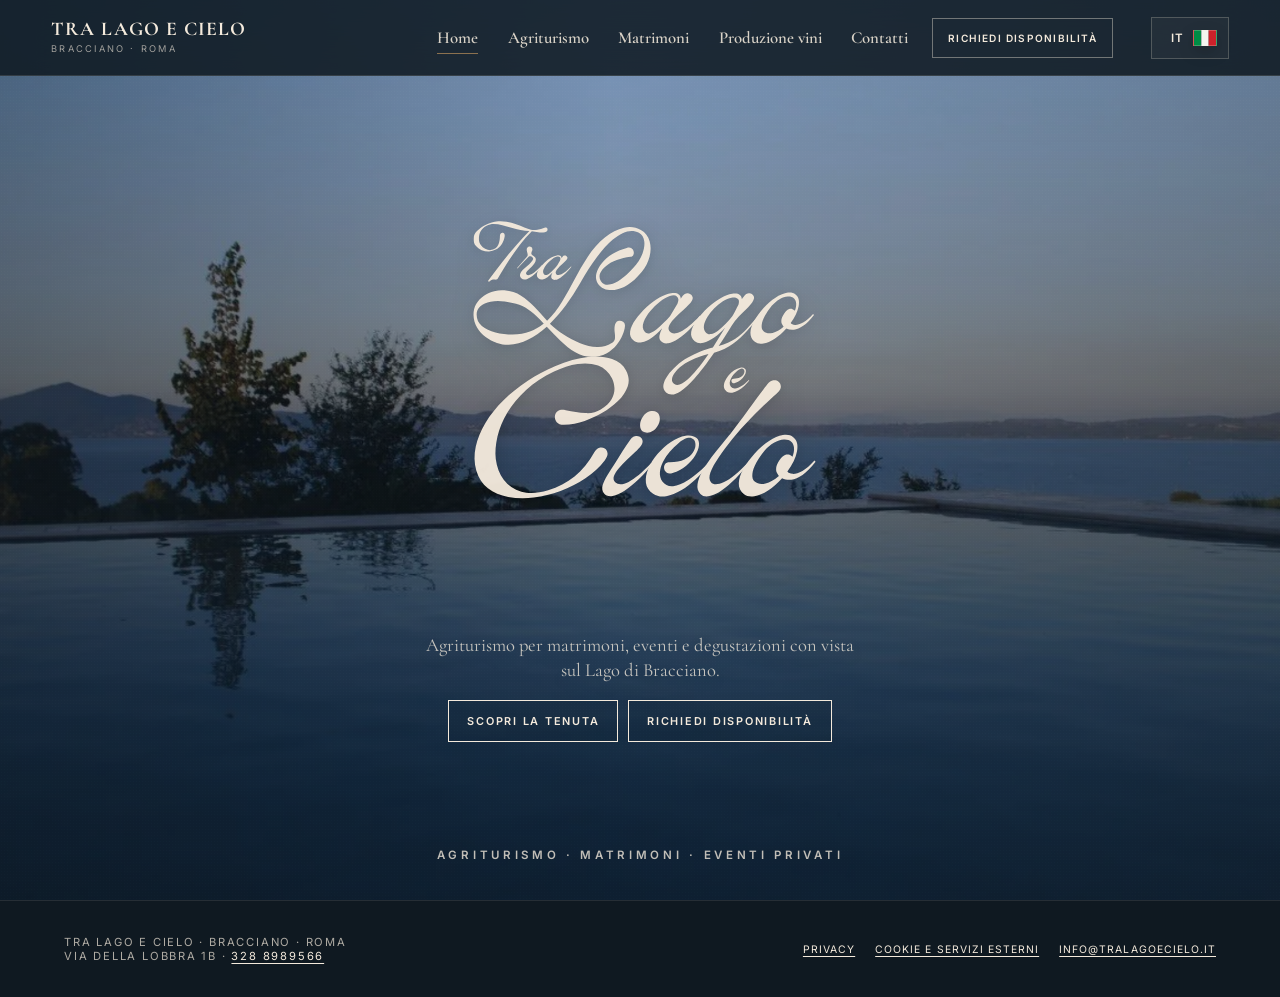
<file: contatti/index.html>
<!doctype html>
<html lang="it" class="no-js">
  <head>
    <meta charset="UTF-8" />
    <base href="../" />
    <meta name="viewport" content="width=device-width, initial-scale=1.0" />
    <meta name="description" content="Contatta Tra Lago e Cielo, richiedi disponibilità o organizza una visita alla tenuta di Bracciano." />
    <meta name="theme-color" content="#0f1921" />
    <meta name="referrer" content="strict-origin-when-cross-origin" />
    <meta property="og:type" content="website" />
    <meta property="og:locale" content="it_IT" />
    <meta property="og:site_name" content="Tra Lago e Cielo" />
    <meta property="og:title" content="Contatti e indicazioni | Tra Lago e Cielo" />
    <meta property="og:description" content="Contatta Tra Lago e Cielo, richiedi disponibilità o organizza una visita alla tenuta di Bracciano." />
    <meta property="og:url" content="https://tralagoecielo.it/contatti/" />
    <meta
      property="og:image"
      content="https://tralagoecielo.it/assets/img/og-social.webp"
    />
    <meta name="twitter:card" content="summary_large_image" />
    <meta name="twitter:title" content="Contatti e indicazioni | Tra Lago e Cielo" />
    <meta name="twitter:description" content="Contatta Tra Lago e Cielo, richiedi disponibilità o organizza una visita alla tenuta di Bracciano." />
    <meta
      name="twitter:image"
      content="https://tralagoecielo.it/assets/img/og-social.webp"
    />
    <link rel="canonical" href="https://tralagoecielo.it/contatti/" />
    <link
      rel="icon"
      href="assets/img/logo-tra-lago-e-cielo.svg"
      type="image/svg+xml"
    />
    <script data-early-js>
      document.documentElement.classList.remove("no-js");
      document.documentElement.classList.add("js");
    </script>
    <title>Contatti e indicazioni | Tra Lago e Cielo</title>
    <link
      rel="preload"
      as="image"
      href="assets/img/hero-lago-cielo.webp"
      fetchpriority="high"
    />
    <link
      rel="preload"
      as="font"
      href="assets/fonts/cormorant-garamond-latin.woff2"
      type="font/woff2"
      crossorigin
    />
    <link rel="stylesheet" href="assets/css/styles.css?v=20260730-4" />
    <script type="application/ld+json">
      {
        "@context": "https://schema.org",
        "@type": "LocalBusiness",
        "name": "Tra Lago e Cielo",
        "url": "https://tralagoecielo.it/",
        "image": "https://tralagoecielo.it/assets/img/og-social.webp",
        "telephone": "+39 328 8989566",
        "email": "info@tralagoecielo.it",
        "address": {
          "@type": "PostalAddress",
          "streetAddress": "Via della Lobbra 1b",
          "postalCode": "00062",
          "addressLocality": "Bracciano",
          "addressRegion": "RM",
          "addressCountry": "IT"
        },
        "sameAs": [
          "https://www.instagram.com/agriturismotralagoecielo/",
          "https://www.facebook.com/AgriturismoTraLagoECielo/"
        ]
      }
    </script>
  </head>
  <body>
    <a class="skip-link" href="#main">Vai al contenuto</a>
    <header class="site-header" data-header>
      <a class="brand" href="./" data-page-link="home"
        ><strong>Tra Lago e Cielo</strong><span>Bracciano · Roma</span></a
      >
      <nav class="desktop-nav" aria-label="Navigazione principale">
        <a
          class="nav-link is-active"
          href="./"
          data-page-link="home"
          aria-current="page"
          >Home</a
        >
        <a class="nav-link" href="agriturismo/" data-page-link="agriturismo"
          >Agriturismo</a
        >
        <a class="nav-link" href="matrimoni/" data-page-link="matrimoni"
          >Matrimoni</a
        >
        <a class="nav-link" href="vini/" data-page-link="vino"
          >Produzione vini</a
        >
        <a class="nav-link" href="contatti/" data-page-link="contatti"
          >Contatti</a
        >
      </nav>
      <a
        class="header-enquire"
        href="contatti/#richiesta"
        data-page-link="contatti"
        >Richiedi disponibilità</a
      >
      <div
        class="language-switcher language-switcher--desktop"
        data-language-switcher
      >
        <button
          class="lang-toggle"
          type="button"
          aria-label="Seleziona lingua"
          aria-expanded="false"
          data-lang-toggle
        >
          <span class="lang-code" data-current-lang-code>IT</span
          ><span
            class="lang-flag flag-icon flag-it"
            data-current-lang-flag
            aria-hidden="true"
          ></span>
        </button>
        <div class="lang-menu" role="menu" data-lang-menu>
          <button
            type="button"
            role="menuitemradio"
            aria-checked="true"
            data-lang-option="it"
          >
            <span>IT</span
            ><span class="lang-flag flag-icon flag-it" aria-hidden="true"></span
            ><em>Italiano</em>
          </button>
          <button
            type="button"
            role="menuitemradio"
            aria-checked="false"
            data-lang-option="en"
          >
            <span>EN</span
            ><span class="lang-flag flag-icon flag-gb" aria-hidden="true"></span
            ><em>English</em>
          </button>
          <button
            type="button"
            role="menuitemradio"
            aria-checked="false"
            data-lang-option="es"
          >
            <span>ES</span
            ><span class="lang-flag flag-icon flag-es" aria-hidden="true"></span
            ><em>Español</em>
          </button>
          <button
            type="button"
            role="menuitemradio"
            aria-checked="false"
            data-lang-option="fr"
          >
            <span>FR</span
            ><span class="lang-flag flag-icon flag-fr" aria-hidden="true"></span
            ><em>Français</em>
          </button>
          <button
            type="button"
            role="menuitemradio"
            aria-checked="false"
            data-lang-option="de"
          >
            <span>DE</span
            ><span class="lang-flag flag-icon flag-de" aria-hidden="true"></span
            ><em>Deutsch</em>
          </button>
        </div>
      </div>
      <button
        class="menu-toggle"
        type="button"
        aria-label="Apri menu"
        aria-expanded="false"
        data-menu-toggle
      >
        <span></span><span></span>
      </button>
    </header>
    <aside class="mobile-menu" data-mobile-menu aria-hidden="true" inert>
      <nav class="mobile-nav" aria-label="Navigazione mobile">
        <a href="./" data-page-link="home" aria-current="page"
          ><small>01</small>Home</a
        >
        <a href="agriturismo/" data-page-link="agriturismo"
          ><small>02</small>Agriturismo</a
        >
        <a href="matrimoni/" data-page-link="matrimoni"
          ><small>03</small>Matrimoni</a
        >
        <a href="vini/" data-page-link="vino"
          ><small>04</small>Produzione vini</a
        >
        <a href="contatti/" data-page-link="contatti"
          ><small>05</small>Contatti</a
        >
      </nav>
      <div class="language-switcher mobile-language" data-language-switcher>
        <button
          class="lang-toggle"
          type="button"
          aria-label="Seleziona lingua"
          aria-expanded="false"
          data-lang-toggle
        >
          <span class="lang-code" data-current-lang-code>IT</span
          ><span
            class="lang-flag flag-icon flag-it"
            data-current-lang-flag
            aria-hidden="true"
          ></span>
        </button>
        <div class="lang-menu" role="menu" data-lang-menu>
          <button
            type="button"
            role="menuitemradio"
            aria-checked="true"
            data-lang-option="it"
          >
            <span>IT</span
            ><span class="lang-flag flag-icon flag-it" aria-hidden="true"></span
            ><em>Italiano</em>
          </button>
          <button
            type="button"
            role="menuitemradio"
            aria-checked="false"
            data-lang-option="en"
          >
            <span>EN</span
            ><span class="lang-flag flag-icon flag-gb" aria-hidden="true"></span
            ><em>English</em>
          </button>
          <button
            type="button"
            role="menuitemradio"
            aria-checked="false"
            data-lang-option="es"
          >
            <span>ES</span
            ><span class="lang-flag flag-icon flag-es" aria-hidden="true"></span
            ><em>Español</em>
          </button>
          <button
            type="button"
            role="menuitemradio"
            aria-checked="false"
            data-lang-option="fr"
          >
            <span>FR</span
            ><span class="lang-flag flag-icon flag-fr" aria-hidden="true"></span
            ><em>Français</em>
          </button>
          <button
            type="button"
            role="menuitemradio"
            aria-checked="false"
            data-lang-option="de"
          >
            <span>DE</span
            ><span class="lang-flag flag-icon flag-de" aria-hidden="true"></span
            ><em>Deutsch</em>
          </button>
        </div>
      </div>
      <div class="mobile-cta">
        <a href="tel:+393288989566">Chiama ora</a
        ><a
          href="mailto:info@tralagoecielo.it?subject=Richiesta%20informazioni%20Tra%20Lago%20e%20Cielo"
          >E-mail</a
        >
      </div>
    </aside>
    <main id="main" tabindex="-1">
      <section class="page home is-active" data-page="home">
        <div class="home-content">
          <div class="hero-logo-stage">
            <h1 class="sr-only">
              Tra Lago e Cielo — agriturismo, matrimoni ed eventi privati sul
              Lago di Bracciano
            </h1>
            <img
              class="hero-logo"
              src="assets/img/logo-tra-lago-e-cielo.svg"
              alt="Tra Lago e Cielo · Agriturismo Bracciano"
              width="1500"
              height="1500"
            />
            <p class="hero-proof">
              Agriturismo per matrimoni, eventi e degustazioni con vista sul
              Lago di Bracciano.
            </p>
            <div class="button-row hero-actions">
              <a class="button" href="agriturismo/" data-page-link="agriturismo"
                >Scopri la tenuta</a
              ><a
                class="button"
                href="contatti/#richiesta"
                data-page-link="contatti"
                >Richiedi disponibilità</a
              >
            </div>
          </div>
          <p class="hero-bottom-line">
            Agriturismo · Matrimoni · Eventi privati
          </p>
        </div>
      </section>

      <section class="page" data-page="agriturismo">
        <div
          class="page-hero"
          style="--page-image: url(&quot;assets/img/page-agriturismo.jpg&quot;)"
        >
          <div class="page-hero-inner">
            <p class="eyebrow">Agriturismo</p>
            <h2>La tenuta, il lago, il ritmo della campagna.</h2>
            <p>
              Vista lago, giardino, piscina e salone raccolti in un percorso
              essenziale, per capire il carattere del luogo prima di visitarlo.
            </p>
          </div>
        </div>
        <div class="content">
          <div class="container">
            <div class="split">
              <div>
                <p class="kicker">Tra lago e cielo</p>
                <h2 class="title">
                  Un agriturismo affacciato sul lago, immerso nel verde.
                </h2>
              </div>
              <p class="lead">
                Tra Lago e Cielo deve il suo nome allo skyline che abbraccia il
                lago, Anguillara, Trevignano e il Castello Odescalchi di
                Bracciano. Il parco, la piscina e gli spazi interni costruiscono
                una location semplice, accogliente e scenografica.
              </p>
            </div>
            <div class="agri-panels">
              <article class="landscape-panel">
                <small>Paesaggio</small>
                <h3>Il lago come respiro.</h3>
                <p>
                  Lo sguardo arriva fino al lago e al profilo di Bracciano: è la
                  prima immagine che accompagna l'arrivo degli ospiti.
                </p>
              </article>
              <article class="landscape-panel">
                <small>Giardino</small>
                <h3>Verde e ombra.</h3>
                <p>
                  Prati ampi, piante autoctone e fiori accompagnano accoglienza,
                  aperitivi e momenti all'aperto.
                </p>
              </article>
              <article class="landscape-panel">
                <small>Spazi</small>
                <h3>Piscina, terrazza e salone.</h3>
                <p>
                  Salone, terrazza, piscina e giardino permettono di alternare
                  interni ed esterni secondo la giornata e la stagione.
                </p>
              </article>
            </div>
            <div class="agri-feature">
              <div class="agri-feature__text">
                <p class="kicker">Video</p>
                <h3>La tenuta in movimento.</h3>
                <p>
                  Un modo rapido per vedere il luogo in movimento, tra
                  paesaggio, verde e spazi esterni.
                </p>
                <button class="button dark" type="button" data-open-video>
                  Guarda il video
                </button>
              </div>
              <div class="video-frame agri-video-frame">
                <button
                  class="video-poster-button"
                  type="button"
                  data-open-video
                  aria-label="Guarda il video Tra Lago e Cielo"
                >
                  <span class="video-poster-button__inner"
                    ><span class="video-play" aria-hidden="true"
                      ><svg viewBox="0 0 24 24" fill="currentColor">
                        <path d="M8 5v14l11-7z"></path></svg></span
                    ><strong>Guarda il video</strong
                    ><span
                      >Guarda il paesaggio, il giardino e gli spazi esterni in
                      movimento.</span
                    ></span
                  >
                </button>
              </div>
            </div>
            <div class="agri-gallery-head">
              <div>
                <p class="kicker">Galleria</p>
                <h3>Piscina, giardino, salone e vedute sul lago.</h3>
              </div>
              <p>
                Immagini raccolte della piscina, del giardino, del salone e
                delle vedute sul Lago di Bracciano.
              </p>
            </div>
            <div class="gallery-carousel" data-carousel tabindex="0">
              <div class="carousel-stage">
                <div class="carousel-track" data-carousel-track>
                  <figure class="carousel-slide">
                    <img
                      src="assets/img/gallery-lago.webp"
                      alt="Vista del Lago di Bracciano e del giardino"
                      loading="lazy"
                      decoding="async"
                      width="1920"
                      height="1225"
                    />
                    <figcaption>Lago, giardino e vista dalla tenuta</figcaption>
                  </figure>
                  <figure class="carousel-slide">
                    <img
                      src="assets/img/gallery-piscina.webp"
                      alt="Piscina al tramonto con vista sul lago"
                      loading="lazy"
                      decoding="async"
                      width="1920"
                      height="1075"
                    />
                    <figcaption>
                      La piscina nelle ore più quiete della giornata
                    </figcaption>
                  </figure>
                  <figure class="carousel-slide">
                    <img
                      src="assets/img/gallery-sinistra.webp"
                      alt="Esterni della villa con prato e vista lago"
                      loading="lazy"
                      decoding="async"
                      width="1920"
                      height="1223"
                    />
                    <figcaption>
                      La villa, il prato e il profilo del lago
                    </figcaption>
                  </figure>
                  <figure class="carousel-slide">
                    <img
                      src="assets/img/gallery-destra.webp"
                      alt="Salone interno allestito per ricevimenti"
                      loading="lazy"
                      decoding="async"
                      width="1920"
                      height="1078"
                    />
                    <figcaption>
                      Il salone interno preparato per il ricevimento
                    </figcaption>
                  </figure>
                </div>
              </div>
              <div class="carousel-controls">
                <div class="carousel-buttons">
                  <button
                    class="carousel-button"
                    type="button"
                    data-carousel-prev
                    aria-label="Immagine precedente"
                  >
                    ‹</button
                  ><button
                    class="carousel-button"
                    type="button"
                    data-carousel-next
                    aria-label="Immagine successiva"
                  >
                    ›
                  </button>
                </div>
                <div class="carousel-count" data-carousel-count>01 / 04</div>
                <div
                  class="carousel-dots"
                  data-carousel-dots
                  role="group"
                  aria-label="Seleziona immagine"
                ></div>
              </div>
            </div>
            <div class="cta-row button-row">
              <a
                class="button dark"
                href="mailto:info@tralagoecielo.it?subject=Richiesta%20visita%20tenuta"
                >Organizza una visita</a
              >
            </div>
          </div>
        </div>
      </section>

      <section class="page" data-page="matrimoni">
        <div
          class="page-hero"
          style="
            --page-image: url(&quot;assets/img/page-matrimoni-banner.jpg&quot;);
          "
        >
          <div class="page-hero-inner">
            <p class="eyebrow">Matrimoni ed eventi</p>
            <h2>Un solo matrimonio al giorno, una giornata più raccolta.</h2>
            <p>
              Cerimonie civili reali in villa, aperitivi all'aperto, momenti
              conviviali nel salone e ricevimenti con vista sul lago.
            </p>
          </div>
        </div>
        <div class="content">
          <div class="container">
            <div class="split">
              <div>
                <p class="kicker">Spazi e capienza</p>
                <h2 class="title">Spazi concreti, atmosfera naturale.</h2>
              </div>
              <p class="lead">
                Il giardino di 40.000 mq confina con il parco di
                Bracciano-Martignano. Il salone accoglie fino a 110 persone,
                mentre terrazza, piscina e prato permettono aperitivi,
                accoglienza e momenti all'aperto.
              </p>
            </div>
            <div class="stats">
              <div class="stat">
                <strong>40.000</strong
                ><span
                  >mq di giardino confinante con il parco di
                  Bracciano-Martignano.</span
                >
              </div>
              <div class="stat">
                <strong>110</strong
                ><span>persone nella capienza del salone.</span>
              </div>
              <div class="stat">
                <strong>1</strong
                ><span>matrimonio al giorno per eventi in esclusiva.</span>
              </div>
              <div class="stat">
                <strong>Villa</strong
                ><span
                  >con piscina, terrazza, parcheggio interno e servizi
                  aggiuntivi su richiesta.</span
                >
              </div>
            </div>
            <div
              class="trust-strip"
              role="group"
              aria-label="Punti di forza della tenuta"
            >
              <div class="trust-item">
                <strong>In esclusiva</strong>
                <span
                  >Un solo matrimonio al giorno, per vivere gli spazi con
                  maggiore libertà.</span
                >
              </div>
              <div class="trust-item">
                <strong>Dentro e fuori</strong>
                <span
                  >Salone, terrazza, piscina e giardino permettono di adattare
                  la giornata.</span
                >
              </div>
              <div class="trust-item">
                <strong>Sopralluoghi</strong>
                <span
                  >Visite su prenotazione per verificare spazi, disponibilità e
                  servizi.</span
                >
              </div>
            </div>
            <div
              class="event-flow"
              role="group"
              aria-label="Percorso indicativo dell’evento"
            >
              <article class="event-step">
                <small>01</small><strong>Cerimonia</strong>
                <p>
                  Possibilità di rito civile reale in villa con cerimoniere
                  comunale.
                </p>
              </article>
              <article class="event-step">
                <small>02</small><strong>Aperitivo</strong>
                <p>
                  Giardino, piscina e vista lago per accogliere gli ospiti prima
                  del ricevimento.
                </p>
              </article>
              <article class="event-step">
                <small>03</small><strong>Ricevimento</strong>
                <p>
                  Il salone consente momenti conviviali all'interno; terrazza,
                  piscina e prato accolgono gli eventi all'aperto.
                </p>
              </article>
              <article class="event-step">
                <small>04</small><strong>Sopralluogo</strong>
                <p>
                  Per disponibilità, menu e servizi aggiuntivi, il passaggio
                  naturale è un contatto diretto con la struttura.
                </p>
              </article>
            </div>
            <div class="cta-row button-row">
              <a
                class="button dark"
                href="mailto:info@tralagoecielo.it?subject=Richiesta%20sopralluogo%20matrimonio"
                >Richiedi sopralluogo</a
              ><a class="button dark" href="tel:+393288989566">Chiama</a>
            </div>
            <div class="image-card">
              <figure>
                <img
                  src="assets/img/matrimoni-cerimonia.webp"
                  alt="Cerimonia all’aperto nel giardino della tenuta"
                  loading="lazy"
                  decoding="async"
                  width="1920"
                  height="1076"
                />
              </figure>
              <div class="note">
                <h3>Una cornice naturale per una giornata raccolta.</h3>
                <p>
                  Il paesaggio fa già molto: l'allestimento deve accompagnarlo,
                  non sovrastarlo.
                </p>
              </div>
            </div>
            <div
              class="mood-strip"
              role="group"
              aria-label="Dettagli visivi della tenuta"
            >
              <figure>
                <img
                  src="assets/img/matrimoni-dettaglio.webp"
                  alt="Dettaglio dell’allestimento per una cerimonia all’aperto"
                  loading="lazy"
                  decoding="async"
                  width="1920"
                  height="1073"
                />
              </figure>
              <figure>
                <img
                  src="assets/img/matrimoni-sedute.webp"
                  alt="Sedute per una cerimonia nel giardino"
                  loading="lazy"
                  decoding="async"
                  width="1920"
                  height="1080"
                />
              </figure>
              <figure>
                <img
                  src="assets/img/matrimoni-sposi.webp"
                  alt="Momento degli sposi durante il ricevimento"
                  loading="lazy"
                  decoding="async"
                  width="1920"
                  height="1073"
                />
              </figure>
              <figure>
                <img
                  src="assets/img/matrimoni-tramonto.webp"
                  alt="Sposi al tramonto nella tenuta"
                  loading="lazy"
                  decoding="async"
                  width="1920"
                  height="1078"
                />
              </figure>
            </div>
            <div class="faq">
              <p class="kicker">Domande frequenti</p>
              <h3>Le informazioni utili prima di contattarci.</h3>
              <details>
                <summary>Quante persone può accogliere il salone?</summary>
                <p>
                  La capienza indicata per il salone è fino a 110 persone. Per
                  configurazioni, allestimenti e servizi è consigliato un
                  sopralluogo.
                </p>
              </details>
              <details>
                <summary>
                  È possibile celebrare il rito civile in villa?
                </summary>
                <p>
                  La struttura indica la possibilità di rito civile reale in
                  villa con cerimoniere comunale. Disponibilità e procedure
                  vanno confermate per la data scelta.
                </p>
              </details>
              <details>
                <summary>Gli eventi si svolgono in esclusiva?</summary>
                <p>
                  È previsto un solo matrimonio al giorno, così da dedicare gli
                  spazi all'evento.
                </p>
              </details>
              <details>
                <summary>
                  È disponibile un'alternativa in caso di maltempo?
                </summary>
                <p>
                  Il salone offre uno spazio interno. La soluzione più adatta
                  dipende dal numero degli ospiti e dall'allestimento, da
                  definire direttamente con la struttura.
                </p>
              </details>
              <details>
                <summary>Come si richiede un sopralluogo?</summary>
                <p>
                  È possibile inviare una richiesta dalla pagina Contatti oppure
                  chiamare il 328 8989566.
                </p>
              </details>
            </div>
          </div>
        </div>
      </section>

      <section class="page" data-page="vino">
        <div
          class="page-hero"
          style="
            --page-image: url(&quot;assets/img/page-vino-banner.webp&quot;);
          "
        >
          <div class="page-hero-inner">
            <p class="eyebrow">Produzione vini</p>
            <h2>Tre etichette, una terra.</h2>
            <p>
              Vermentino, Merlot e Chardonnay presentati con origine, annata e
              informazioni essenziali in modo chiaro.
            </p>
          </div>
        </div>
        <div class="content">
          <div class="container">
            <div class="split">
              <div>
                <p class="kicker">Annata 2024</p>
                <h2 class="title">Tre etichette, informazioni chiare.</h2>
              </div>
              <p class="lead">
                Le etichette possono accompagnare degustazioni e momenti
                conviviali su prenotazione. Qui sono raccolte le informazioni
                essenziali: nome, annata, categoria, produttore e origine
                indicata.
              </p>
            </div>
            <div class="button-row cta-row">
              <a
                class="button dark"
                href="mailto:info@tralagoecielo.it?subject=Richiesta%20degustazione"
                >Richiedi una degustazione</a
              >
            </div>
            <div class="wine-grid">
              <button
                type="button"
                class="wine-card"
                data-wine="vermentino"
                aria-haspopup="dialog"
                aria-controls="wine-modal"
              >
                <span class="wine-card__copy"
                  ><span
                    ><small>Vino Vermentino IGP</small>
                    <span class="wine-card-title">Vermentino</span>
                    <span class="wine-card-meta"
                      >Sabatino · Annata 2024</span
                    ></span
                  ><span class="wine-cta">Apri scheda</span></span
                ><span
                  class="wine-card__bottle"
                  aria-hidden="true"
                ></span></button
              ><button
                type="button"
                class="wine-card"
                data-wine="merlot"
                aria-haspopup="dialog"
                aria-controls="wine-modal"
              >
                <span class="wine-card__copy"
                  ><span
                    ><small>Vino Merlot IGP</small>
                    <span class="wine-card-title">Merlot</span>
                    <span class="wine-card-meta"
                      >Nero Fonte Lupo · Annata 2024</span
                    ></span
                  ><span class="wine-cta">Apri scheda</span></span
                ><span
                  class="wine-card__bottle"
                  aria-hidden="true"
                ></span></button
              ><button
                type="button"
                class="wine-card"
                data-wine="chardonnay"
                aria-haspopup="dialog"
                aria-controls="wine-modal"
              >
                <span class="wine-card__copy"
                  ><span
                    ><small>Vino Chardonnay IGP</small>
                    <span class="wine-card-title">Chardonnay</span>
                    <span class="wine-card-meta"
                      >Riflesso del Lago · Annata 2024</span
                    ></span
                  ><span class="wine-cta">Apri scheda</span></span
                ><span class="wine-card__bottle" aria-hidden="true"></span>
              </button>
            </div>
            <section
              class="wine-origin-panel"
              aria-label="Informazioni di origine e consumo responsabile"
            >
              <div class="wine-origin-panel__main">
                <p class="kicker">Origine e responsabilità</p>
                <h3>Origine indicata in etichetta.</h3>
                <p>
                  Le tre etichette riportano la produzione e l'imbottigliamento
                  a cura di <strong>Azienda Agricola Rosalba Cutolo</strong>,
                  Via Tassoni 4, Tarquinia, Viterbo.
                </p>
              </div>
              <div class="wine-origin-grid">
                <div>
                  <span>Produzione</span
                  ><strong>Azienda Agricola Rosalba Cutolo</strong>
                </div>
                <div>
                  <span>Sede indicata</span
                  ><strong>Via Tassoni 4 · Tarquinia · Viterbo</strong>
                </div>
                <div class="wine-origin-made">
                  <span>Paese di produzione</span
                  ><strong
                    ><i class="italy-flag" aria-hidden="true"></i>Prodotto in
                    Italia</strong
                  >
                </div>
              </div>
              <div class="responsible-strip">
                <span>Bevi sempre con moderazione</span
                ><span>Non consumare in gravidanza</span
                ><span>Non bere alla guida</span
                ><span>Vietato ai minori di 18 anni</span>
              </div>
            </section>
            <p class="wine-technical-note">
              Ingredienti, allergeni e dichiarazione nutrizionale sono indicati
              nelle rispettive schede tecniche delle etichette.
            </p>
          </div>
        </div>
      </section>

      <section class="page" data-page="contatti">
        <div
          class="page-hero"
          style="--page-image: url(&quot;assets/img/page-contatti.webp&quot;)"
        >
          <div class="page-hero-inner">
            <p class="eyebrow">Contatti</p>
            <h2>Contatti, indirizzo e indicazioni in un solo punto.</h2>
            <p>
              Recapiti, social e mappa per richiedere informazioni, prenotare
              una visita o raggiungere la struttura.
            </p>
          </div>
        </div>
        <div class="content">
          <div class="container">
            <div class="split">
              <div>
                <p class="kicker">Contatti e dove siamo</p>
                <h2 class="title">Scegli il canale più comodo.</h2>
              </div>
              <p class="lead">
                Telefono, email, social e indirizzo sono raccolti qui per
                rendere più semplice ogni richiesta: matrimoni, eventi,
                degustazioni, visite e indicazioni stradali.
              </p>
            </div>
            <div class="contact-methods-grid">
              <a
                class="contact-method"
                href="https://www.instagram.com/agriturismotralagoecielo/"
                target="_blank"
                rel="noopener"
                ><span
                  class="contact-method__mark contact-method__mark--icon"
                  aria-hidden="true"
                  ><svg
                    class="contact-icon contact-icon--instagram"
                    viewBox="0 0 24 24"
                    focusable="false"
                  >
                    <path
                      d="M7.75 2h8.5A5.76 5.76 0 0 1 22 7.75v8.5A5.76 5.76 0 0 1 16.25 22h-8.5A5.76 5.76 0 0 1 2 16.25v-8.5A5.76 5.76 0 0 1 7.75 2Zm0 2A3.75 3.75 0 0 0 4 7.75v8.5A3.75 3.75 0 0 0 7.75 20h8.5A3.75 3.75 0 0 0 20 16.25v-8.5A3.75 3.75 0 0 0 16.25 4h-8.5Zm8.92 2.05a1.28 1.28 0 1 1 0 2.56 1.28 1.28 0 0 1 0-2.56ZM12 7.25A4.75 4.75 0 1 1 12 16.75 4.75 4.75 0 0 1 12 7.25Zm0 2A2.75 2.75 0 1 0 12 14.75 2.75 2.75 0 0 0 12 9.25Z"
                    /></svg></span
                ><span
                  ><strong>Instagram</strong
                  ><em
                    >Foto, aggiornamenti e contatto diretto tramite
                    Instagram</em
                  ></span
                ></a
              ><a
                class="contact-method"
                href="https://www.facebook.com/AgriturismoTraLagoECielo/"
                target="_blank"
                rel="noopener"
                ><span
                  class="contact-method__mark contact-method__mark--icon"
                  aria-hidden="true"
                  ><svg
                    class="contact-icon contact-icon--facebook"
                    viewBox="0 0 24 24"
                    focusable="false"
                  >
                    <path
                      d="M14.05 8.12V6.86c0-.62.13-1.05.4-1.31.27-.26.72-.39 1.36-.39h1.74V2.13A23.6 23.6 0 0 0 15.02 2c-1.25 0-2.26.37-3.02 1.11-.76.74-1.14 1.79-1.14 3.15v1.86H8.45v3.39h2.41V22h3.59V11.51h2.82l.45-3.39h-3.67Z"
                    /></svg></span
                ><span
                  ><strong>Facebook</strong
                  ><em>Pagina Facebook e contatto social</em></span
                ></a
              ><a
                class="contact-method"
                href="mailto:info@tralagoecielo.it?subject=Richiesta%20informazioni%20Tra%20Lago%20e%20Cielo"
                ><span class="contact-method__mark">@</span
                ><span
                  ><strong>E-mail</strong><em>info@tralagoecielo.it</em></span
                ></a
              ><a class="contact-method" href="tel:+393288989566"
                ><span class="contact-method__mark">☎</span
                ><span><strong>Telefono</strong><em>328 8989566</em></span></a
              >
            </div>
            <div class="contact-layout">
              <article class="contact-card contact-card--large">
                <p class="kicker">Recapiti diretti</p>
                <h3>Informazioni essenziali.</h3>
                <dl>
                  <div>
                    <dt>Indirizzo</dt>
                    <dd>Via della Lobbra 1b<br />Bracciano 00062 · Roma</dd>
                  </div>
                  <div>
                    <dt>Telefono</dt>
                    <dd><a href="tel:+393288989566">328 8989566</a></dd>
                  </div>
                  <div>
                    <dt>Email</dt>
                    <dd>
                      <a href="mailto:info@tralagoecielo.it"
                        >info@tralagoecielo.it</a
                      >
                    </dd>
                  </div>
                  <div>
                    <dt>Disponibilità</dt>
                    <dd>
                      Per matrimoni, eventi, degustazioni e visite su
                      prenotazione.
                    </dd>
                  </div>
                </dl>
                <div class="button-row">
                  <a
                    class="button dark"
                    href="mailto:info@tralagoecielo.it?subject=Richiesta%20informazioni%20Tra%20Lago%20e%20Cielo"
                    >Scrivi ora</a
                  ><a class="button dark" href="tel:+393288989566">Chiama</a>
                </div>
              </article>
              <article
                class="contact-card contact-card--large contact-card--map"
              >
                <div
                  class="map-frame"
                  data-map-frame
                  data-map-src="https://www.google.com/maps?q=Via%20della%20Lobbra%201b%2C%20Bracciano%2C%20Roma%2C%20Italia&amp;output=embed"
                >
                  <div class="map-consent">
                    <div class="map-consent__inner">
                      <h4>Visualizza la mappa</h4>
                      <p>
                        La mappa è fornita da Google. Caricandola, il browser si
                        collegherà ai servizi di Google secondo la relativa
                        informativa.
                      </p>
                      <button class="button" type="button" data-map-activate>
                        Carica Google Maps
                      </button>
                    </div>
                  </div>
                </div>
                <div class="contact-map-note">
                  <p class="kicker">Come arrivare</p>
                  <h3>Bracciano, tra Roma e il lago.</h3>
                  <p>
                    La struttura si trova in Via della Lobbra 1b, a Bracciano,
                    vicino al Lago di Bracciano.
                  </p>
                  <div class="button-row">
                    <a
                      class="button dark"
                      href="https://www.google.com/maps/search/?api=1&query=Via%20della%20Lobbra%201b%2C%20Bracciano%2C%20Italy"
                      target="_blank"
                      rel="noopener"
                      >Apri mappa</a
                    >
                  </div>
                </div>
              </article>
            </div>
            <section
              class="enquiry-panel"
              id="richiesta"
              aria-labelledby="enquiry-title"
            >
              <div class="enquiry-panel__head">
                <h3 id="enquiry-title">Raccontaci la tua richiesta.</h3>
                <p>
                  Compila i dettagli essenziali: prepareremo un messaggio
                  ordinato da inviare a Tra Lago e Cielo. Per ora l'invio
                  utilizza il programma e-mail del dispositivo.
                </p>
              </div>
              <form class="enquiry-form" data-enquiry-form>
                <div class="form-field">
                  <label for="enquiry-type">Tipo di richiesta</label>
                  <select id="enquiry-type" name="type" required>
                    <option value="">Seleziona</option>
                    <option>Matrimonio</option>
                    <option>Evento privato</option>
                    <option>Degustazione</option>
                    <option>Visita alla tenuta</option>
                    <option>Altre informazioni</option>
                  </select>
                </div>
                <div class="form-field">
                  <label for="enquiry-date">Data o periodo preferito</label>
                  <input
                    id="enquiry-date"
                    name="date"
                    type="text"
                    autocomplete="off"
                    placeholder="Es. giugno 2027"
                  />
                </div>
                <div class="form-field">
                  <label for="enquiry-name">Nome e cognome</label>
                  <input
                    id="enquiry-name"
                    name="name"
                    type="text"
                    autocomplete="name"
                    required
                  />
                </div>
                <div class="form-field">
                  <label for="enquiry-guests"
                    >Numero indicativo di ospiti</label
                  >
                  <input
                    id="enquiry-guests"
                    name="guests"
                    type="text"
                    inputmode="numeric"
                    placeholder="Es. 80"
                  />
                </div>
                <div class="form-field">
                  <label for="enquiry-email">E-mail</label>
                  <input
                    id="enquiry-email"
                    name="email"
                    type="email"
                    autocomplete="email"
                    required
                  />
                </div>
                <div class="form-field">
                  <label for="enquiry-phone">Telefono</label>
                  <input
                    id="enquiry-phone"
                    name="phone"
                    type="tel"
                    autocomplete="tel"
                  />
                </div>
                <div class="form-field form-field--wide">
                  <label for="enquiry-message">Messaggio</label>
                  <textarea
                    id="enquiry-message"
                    name="message"
                    placeholder="Aggiungi ciò che può aiutarci a capire la richiesta."
                  ></textarea>
                </div>
                <label class="form-consent"
                  ><input type="checkbox" name="privacy" required /><span
                    >Ho letto l'<a href="privacy.html">informativa privacy</a> e
                    acconsento all'uso dei dati per rispondere alla
                    richiesta.</span
                  ></label
                >
                <div class="form-actions">
                  <button class="button dark" type="submit">
                    Prepara l'e-mail
                  </button>
                  <p class="form-note" aria-live="polite" data-form-status>
                    Non salviamo i dati inseriti in questo sito.
                  </p>
                </div>
              </form>
            </section>
          </div>
        </div>
      </section>
    </main>
    <footer class="footer-minimal">
      <div class="footer-minimal__inner">
        <span
          >Tra Lago e Cielo · Bracciano · Roma<br />Via della Lobbra 1b ·
          <a href="tel:+393288989566">328 8989566</a></span
        >
        <span class="footer-links"
          ><a href="privacy.html">Privacy</a
          ><a href="cookie.html">Cookie e servizi esterni</a
          ><a href="mailto:info@tralagoecielo.it"
            >info@tralagoecielo.it</a
          ></span
        >
      </div>
    </footer>
    <div class="video-modal" data-video-modal aria-hidden="true" inert>
      <div
        class="video-dialog"
        role="dialog"
        aria-modal="true"
        aria-label="Video Tra Lago e Cielo"
      >
        <button
          class="video-close"
          type="button"
          data-close-video
          aria-label="Chiudi video"
        >
          ×
        </button>
        <div class="video-modal-frame" data-video-frame></div>
      </div>
    </div>

    <div
      id="wine-modal"
      class="wine-modal"
      data-wine-modal
      aria-hidden="true"
      inert
    >
      <article
        class="wine-dialog"
        role="dialog"
        aria-modal="true"
        aria-labelledby="wine-title"
      >
        <div class="wine-label">
          <div>
            <small data-wine-class></small>
            <h2 id="wine-title" data-wine-title>Dettagli vino</h2>
            <p data-wine-name></p>
          </div>
          <div
            class="wine-modal-bottle"
            data-wine-bottle
            aria-hidden="true"
          ></div>
          <small>Tra Lago e Cielo · Annata 2024</small>
        </div>
        <div class="wine-detail">
          <button
            class="modal-close"
            type="button"
            data-close-wine
            aria-label="Chiudi"
          >
            ×
          </button>
          <p class="kicker">Scheda essenziale</p>
          <h3 data-wine-heading>Scheda vino</h3>
          <p class="wine-experience" data-wine-experience></p>
          <div class="detail-grid detail-grid--compact" data-wine-details></div>
          <p class="responsible">
            Consumo responsabile · Bevi sempre con moderazione.
          </p>
        </div>
      </article>
    </div>
    <script src="assets/js/site.js"></script>
  </body>
</html>
</file>
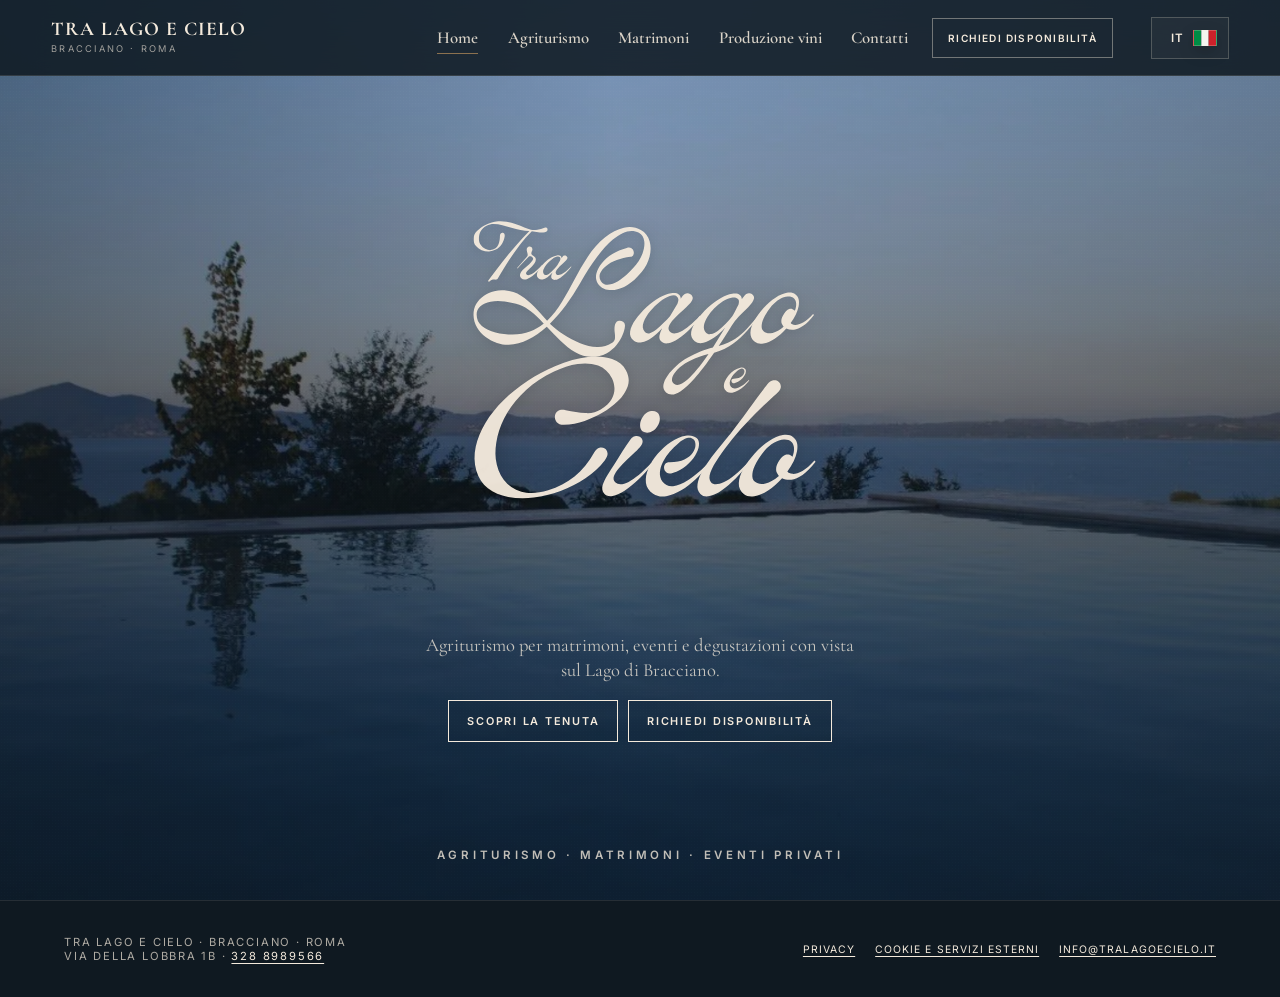
<file: matrimoni/index.html>
<!doctype html>
<html lang="it" class="no-js">
  <head>
    <meta charset="UTF-8" />
    <base href="../" />
    <meta name="viewport" content="width=device-width, initial-scale=1.0" />
    <meta name="description" content="Una tenuta vista lago per matrimoni ed eventi: rito civile in villa, giardino di 40.000 mq e salone fino a 110 persone." />
    <meta name="theme-color" content="#0f1921" />
    <meta name="referrer" content="strict-origin-when-cross-origin" />
    <meta property="og:type" content="website" />
    <meta property="og:locale" content="it_IT" />
    <meta property="og:site_name" content="Tra Lago e Cielo" />
    <meta property="og:title" content="Matrimoni ed eventi a Bracciano | Tra Lago e Cielo" />
    <meta property="og:description" content="Una tenuta vista lago per matrimoni ed eventi: rito civile in villa, giardino di 40.000 mq e salone fino a 110 persone." />
    <meta property="og:url" content="https://tralagoecielo.it/matrimoni/" />
    <meta
      property="og:image"
      content="https://tralagoecielo.it/assets/img/og-social.webp"
    />
    <meta name="twitter:card" content="summary_large_image" />
    <meta name="twitter:title" content="Matrimoni ed eventi a Bracciano | Tra Lago e Cielo" />
    <meta name="twitter:description" content="Una tenuta vista lago per matrimoni ed eventi: rito civile in villa, giardino di 40.000 mq e salone fino a 110 persone." />
    <meta
      name="twitter:image"
      content="https://tralagoecielo.it/assets/img/og-social.webp"
    />
    <link rel="canonical" href="https://tralagoecielo.it/matrimoni/" />
    <link
      rel="icon"
      href="assets/img/logo-tra-lago-e-cielo.svg"
      type="image/svg+xml"
    />
    <script data-early-js>
      document.documentElement.classList.remove("no-js");
      document.documentElement.classList.add("js");
    </script>
    <title>Matrimoni ed eventi a Bracciano | Tra Lago e Cielo</title>
    <link
      rel="preload"
      as="image"
      href="assets/img/hero-lago-cielo.webp"
      fetchpriority="high"
    />
    <link
      rel="preload"
      as="font"
      href="assets/fonts/cormorant-garamond-latin.woff2"
      type="font/woff2"
      crossorigin
    />
    <link rel="stylesheet" href="assets/css/styles.css?v=20260730-4" />
    <script type="application/ld+json">
      {
        "@context": "https://schema.org",
        "@type": "LocalBusiness",
        "name": "Tra Lago e Cielo",
        "url": "https://tralagoecielo.it/",
        "image": "https://tralagoecielo.it/assets/img/og-social.webp",
        "telephone": "+39 328 8989566",
        "email": "info@tralagoecielo.it",
        "address": {
          "@type": "PostalAddress",
          "streetAddress": "Via della Lobbra 1b",
          "postalCode": "00062",
          "addressLocality": "Bracciano",
          "addressRegion": "RM",
          "addressCountry": "IT"
        },
        "sameAs": [
          "https://www.instagram.com/agriturismotralagoecielo/",
          "https://www.facebook.com/AgriturismoTraLagoECielo/"
        ]
      }
    </script>
  </head>
  <body>
    <a class="skip-link" href="#main">Vai al contenuto</a>
    <header class="site-header" data-header>
      <a class="brand" href="./" data-page-link="home"
        ><strong>Tra Lago e Cielo</strong><span>Bracciano · Roma</span></a
      >
      <nav class="desktop-nav" aria-label="Navigazione principale">
        <a
          class="nav-link is-active"
          href="./"
          data-page-link="home"
          aria-current="page"
          >Home</a
        >
        <a class="nav-link" href="agriturismo/" data-page-link="agriturismo"
          >Agriturismo</a
        >
        <a class="nav-link" href="matrimoni/" data-page-link="matrimoni"
          >Matrimoni</a
        >
        <a class="nav-link" href="vini/" data-page-link="vino"
          >Produzione vini</a
        >
        <a class="nav-link" href="contatti/" data-page-link="contatti"
          >Contatti</a
        >
      </nav>
      <a
        class="header-enquire"
        href="contatti/#richiesta"
        data-page-link="contatti"
        >Richiedi disponibilità</a
      >
      <div
        class="language-switcher language-switcher--desktop"
        data-language-switcher
      >
        <button
          class="lang-toggle"
          type="button"
          aria-label="Seleziona lingua"
          aria-expanded="false"
          data-lang-toggle
        >
          <span class="lang-code" data-current-lang-code>IT</span
          ><span
            class="lang-flag flag-icon flag-it"
            data-current-lang-flag
            aria-hidden="true"
          ></span>
        </button>
        <div class="lang-menu" role="menu" data-lang-menu>
          <button
            type="button"
            role="menuitemradio"
            aria-checked="true"
            data-lang-option="it"
          >
            <span>IT</span
            ><span class="lang-flag flag-icon flag-it" aria-hidden="true"></span
            ><em>Italiano</em>
          </button>
          <button
            type="button"
            role="menuitemradio"
            aria-checked="false"
            data-lang-option="en"
          >
            <span>EN</span
            ><span class="lang-flag flag-icon flag-gb" aria-hidden="true"></span
            ><em>English</em>
          </button>
          <button
            type="button"
            role="menuitemradio"
            aria-checked="false"
            data-lang-option="es"
          >
            <span>ES</span
            ><span class="lang-flag flag-icon flag-es" aria-hidden="true"></span
            ><em>Español</em>
          </button>
          <button
            type="button"
            role="menuitemradio"
            aria-checked="false"
            data-lang-option="fr"
          >
            <span>FR</span
            ><span class="lang-flag flag-icon flag-fr" aria-hidden="true"></span
            ><em>Français</em>
          </button>
          <button
            type="button"
            role="menuitemradio"
            aria-checked="false"
            data-lang-option="de"
          >
            <span>DE</span
            ><span class="lang-flag flag-icon flag-de" aria-hidden="true"></span
            ><em>Deutsch</em>
          </button>
        </div>
      </div>
      <button
        class="menu-toggle"
        type="button"
        aria-label="Apri menu"
        aria-expanded="false"
        data-menu-toggle
      >
        <span></span><span></span>
      </button>
    </header>
    <aside class="mobile-menu" data-mobile-menu aria-hidden="true" inert>
      <nav class="mobile-nav" aria-label="Navigazione mobile">
        <a href="./" data-page-link="home" aria-current="page"
          ><small>01</small>Home</a
        >
        <a href="agriturismo/" data-page-link="agriturismo"
          ><small>02</small>Agriturismo</a
        >
        <a href="matrimoni/" data-page-link="matrimoni"
          ><small>03</small>Matrimoni</a
        >
        <a href="vini/" data-page-link="vino"
          ><small>04</small>Produzione vini</a
        >
        <a href="contatti/" data-page-link="contatti"
          ><small>05</small>Contatti</a
        >
      </nav>
      <div class="language-switcher mobile-language" data-language-switcher>
        <button
          class="lang-toggle"
          type="button"
          aria-label="Seleziona lingua"
          aria-expanded="false"
          data-lang-toggle
        >
          <span class="lang-code" data-current-lang-code>IT</span
          ><span
            class="lang-flag flag-icon flag-it"
            data-current-lang-flag
            aria-hidden="true"
          ></span>
        </button>
        <div class="lang-menu" role="menu" data-lang-menu>
          <button
            type="button"
            role="menuitemradio"
            aria-checked="true"
            data-lang-option="it"
          >
            <span>IT</span
            ><span class="lang-flag flag-icon flag-it" aria-hidden="true"></span
            ><em>Italiano</em>
          </button>
          <button
            type="button"
            role="menuitemradio"
            aria-checked="false"
            data-lang-option="en"
          >
            <span>EN</span
            ><span class="lang-flag flag-icon flag-gb" aria-hidden="true"></span
            ><em>English</em>
          </button>
          <button
            type="button"
            role="menuitemradio"
            aria-checked="false"
            data-lang-option="es"
          >
            <span>ES</span
            ><span class="lang-flag flag-icon flag-es" aria-hidden="true"></span
            ><em>Español</em>
          </button>
          <button
            type="button"
            role="menuitemradio"
            aria-checked="false"
            data-lang-option="fr"
          >
            <span>FR</span
            ><span class="lang-flag flag-icon flag-fr" aria-hidden="true"></span
            ><em>Français</em>
          </button>
          <button
            type="button"
            role="menuitemradio"
            aria-checked="false"
            data-lang-option="de"
          >
            <span>DE</span
            ><span class="lang-flag flag-icon flag-de" aria-hidden="true"></span
            ><em>Deutsch</em>
          </button>
        </div>
      </div>
      <div class="mobile-cta">
        <a href="tel:+393288989566">Chiama ora</a
        ><a
          href="mailto:info@tralagoecielo.it?subject=Richiesta%20informazioni%20Tra%20Lago%20e%20Cielo"
          >E-mail</a
        >
      </div>
    </aside>
    <main id="main" tabindex="-1">
      <section class="page home is-active" data-page="home">
        <div class="home-content">
          <div class="hero-logo-stage">
            <h1 class="sr-only">
              Tra Lago e Cielo — agriturismo, matrimoni ed eventi privati sul
              Lago di Bracciano
            </h1>
            <img
              class="hero-logo"
              src="assets/img/logo-tra-lago-e-cielo.svg"
              alt="Tra Lago e Cielo · Agriturismo Bracciano"
              width="1500"
              height="1500"
            />
            <p class="hero-proof">
              Agriturismo per matrimoni, eventi e degustazioni con vista sul
              Lago di Bracciano.
            </p>
            <div class="button-row hero-actions">
              <a class="button" href="agriturismo/" data-page-link="agriturismo"
                >Scopri la tenuta</a
              ><a
                class="button"
                href="contatti/#richiesta"
                data-page-link="contatti"
                >Richiedi disponibilità</a
              >
            </div>
          </div>
          <p class="hero-bottom-line">
            Agriturismo · Matrimoni · Eventi privati
          </p>
        </div>
      </section>

      <section class="page" data-page="agriturismo">
        <div
          class="page-hero"
          style="--page-image: url(&quot;assets/img/page-agriturismo.jpg&quot;)"
        >
          <div class="page-hero-inner">
            <p class="eyebrow">Agriturismo</p>
            <h2>La tenuta, il lago, il ritmo della campagna.</h2>
            <p>
              Vista lago, giardino, piscina e salone raccolti in un percorso
              essenziale, per capire il carattere del luogo prima di visitarlo.
            </p>
          </div>
        </div>
        <div class="content">
          <div class="container">
            <div class="split">
              <div>
                <p class="kicker">Tra lago e cielo</p>
                <h2 class="title">
                  Un agriturismo affacciato sul lago, immerso nel verde.
                </h2>
              </div>
              <p class="lead">
                Tra Lago e Cielo deve il suo nome allo skyline che abbraccia il
                lago, Anguillara, Trevignano e il Castello Odescalchi di
                Bracciano. Il parco, la piscina e gli spazi interni costruiscono
                una location semplice, accogliente e scenografica.
              </p>
            </div>
            <div class="agri-panels">
              <article class="landscape-panel">
                <small>Paesaggio</small>
                <h3>Il lago come respiro.</h3>
                <p>
                  Lo sguardo arriva fino al lago e al profilo di Bracciano: è la
                  prima immagine che accompagna l'arrivo degli ospiti.
                </p>
              </article>
              <article class="landscape-panel">
                <small>Giardino</small>
                <h3>Verde e ombra.</h3>
                <p>
                  Prati ampi, piante autoctone e fiori accompagnano accoglienza,
                  aperitivi e momenti all'aperto.
                </p>
              </article>
              <article class="landscape-panel">
                <small>Spazi</small>
                <h3>Piscina, terrazza e salone.</h3>
                <p>
                  Salone, terrazza, piscina e giardino permettono di alternare
                  interni ed esterni secondo la giornata e la stagione.
                </p>
              </article>
            </div>
            <div class="agri-feature">
              <div class="agri-feature__text">
                <p class="kicker">Video</p>
                <h3>La tenuta in movimento.</h3>
                <p>
                  Un modo rapido per vedere il luogo in movimento, tra
                  paesaggio, verde e spazi esterni.
                </p>
                <button class="button dark" type="button" data-open-video>
                  Guarda il video
                </button>
              </div>
              <div class="video-frame agri-video-frame">
                <button
                  class="video-poster-button"
                  type="button"
                  data-open-video
                  aria-label="Guarda il video Tra Lago e Cielo"
                >
                  <span class="video-poster-button__inner"
                    ><span class="video-play" aria-hidden="true"
                      ><svg viewBox="0 0 24 24" fill="currentColor">
                        <path d="M8 5v14l11-7z"></path></svg></span
                    ><strong>Guarda il video</strong
                    ><span
                      >Guarda il paesaggio, il giardino e gli spazi esterni in
                      movimento.</span
                    ></span
                  >
                </button>
              </div>
            </div>
            <div class="agri-gallery-head">
              <div>
                <p class="kicker">Galleria</p>
                <h3>Piscina, giardino, salone e vedute sul lago.</h3>
              </div>
              <p>
                Immagini raccolte della piscina, del giardino, del salone e
                delle vedute sul Lago di Bracciano.
              </p>
            </div>
            <div class="gallery-carousel" data-carousel tabindex="0">
              <div class="carousel-stage">
                <div class="carousel-track" data-carousel-track>
                  <figure class="carousel-slide">
                    <img
                      src="assets/img/gallery-lago.webp"
                      alt="Vista del Lago di Bracciano e del giardino"
                      loading="lazy"
                      decoding="async"
                      width="1920"
                      height="1225"
                    />
                    <figcaption>Lago, giardino e vista dalla tenuta</figcaption>
                  </figure>
                  <figure class="carousel-slide">
                    <img
                      src="assets/img/gallery-piscina.webp"
                      alt="Piscina al tramonto con vista sul lago"
                      loading="lazy"
                      decoding="async"
                      width="1920"
                      height="1075"
                    />
                    <figcaption>
                      La piscina nelle ore più quiete della giornata
                    </figcaption>
                  </figure>
                  <figure class="carousel-slide">
                    <img
                      src="assets/img/gallery-sinistra.webp"
                      alt="Esterni della villa con prato e vista lago"
                      loading="lazy"
                      decoding="async"
                      width="1920"
                      height="1223"
                    />
                    <figcaption>
                      La villa, il prato e il profilo del lago
                    </figcaption>
                  </figure>
                  <figure class="carousel-slide">
                    <img
                      src="assets/img/gallery-destra.webp"
                      alt="Salone interno allestito per ricevimenti"
                      loading="lazy"
                      decoding="async"
                      width="1920"
                      height="1078"
                    />
                    <figcaption>
                      Il salone interno preparato per il ricevimento
                    </figcaption>
                  </figure>
                </div>
              </div>
              <div class="carousel-controls">
                <div class="carousel-buttons">
                  <button
                    class="carousel-button"
                    type="button"
                    data-carousel-prev
                    aria-label="Immagine precedente"
                  >
                    ‹</button
                  ><button
                    class="carousel-button"
                    type="button"
                    data-carousel-next
                    aria-label="Immagine successiva"
                  >
                    ›
                  </button>
                </div>
                <div class="carousel-count" data-carousel-count>01 / 04</div>
                <div
                  class="carousel-dots"
                  data-carousel-dots
                  role="group"
                  aria-label="Seleziona immagine"
                ></div>
              </div>
            </div>
            <div class="cta-row button-row">
              <a
                class="button dark"
                href="mailto:info@tralagoecielo.it?subject=Richiesta%20visita%20tenuta"
                >Organizza una visita</a
              >
            </div>
          </div>
        </div>
      </section>

      <section class="page" data-page="matrimoni">
        <div
          class="page-hero"
          style="
            --page-image: url(&quot;assets/img/page-matrimoni-banner.jpg&quot;);
          "
        >
          <div class="page-hero-inner">
            <p class="eyebrow">Matrimoni ed eventi</p>
            <h2>Un solo matrimonio al giorno, una giornata più raccolta.</h2>
            <p>
              Cerimonie civili reali in villa, aperitivi all'aperto, momenti
              conviviali nel salone e ricevimenti con vista sul lago.
            </p>
          </div>
        </div>
        <div class="content">
          <div class="container">
            <div class="split">
              <div>
                <p class="kicker">Spazi e capienza</p>
                <h2 class="title">Spazi concreti, atmosfera naturale.</h2>
              </div>
              <p class="lead">
                Il giardino di 40.000 mq confina con il parco di
                Bracciano-Martignano. Il salone accoglie fino a 110 persone,
                mentre terrazza, piscina e prato permettono aperitivi,
                accoglienza e momenti all'aperto.
              </p>
            </div>
            <div class="stats">
              <div class="stat">
                <strong>40.000</strong
                ><span
                  >mq di giardino confinante con il parco di
                  Bracciano-Martignano.</span
                >
              </div>
              <div class="stat">
                <strong>110</strong
                ><span>persone nella capienza del salone.</span>
              </div>
              <div class="stat">
                <strong>1</strong
                ><span>matrimonio al giorno per eventi in esclusiva.</span>
              </div>
              <div class="stat">
                <strong>Villa</strong
                ><span
                  >con piscina, terrazza, parcheggio interno e servizi
                  aggiuntivi su richiesta.</span
                >
              </div>
            </div>
            <div
              class="trust-strip"
              role="group"
              aria-label="Punti di forza della tenuta"
            >
              <div class="trust-item">
                <strong>In esclusiva</strong>
                <span
                  >Un solo matrimonio al giorno, per vivere gli spazi con
                  maggiore libertà.</span
                >
              </div>
              <div class="trust-item">
                <strong>Dentro e fuori</strong>
                <span
                  >Salone, terrazza, piscina e giardino permettono di adattare
                  la giornata.</span
                >
              </div>
              <div class="trust-item">
                <strong>Sopralluoghi</strong>
                <span
                  >Visite su prenotazione per verificare spazi, disponibilità e
                  servizi.</span
                >
              </div>
            </div>
            <div
              class="event-flow"
              role="group"
              aria-label="Percorso indicativo dell’evento"
            >
              <article class="event-step">
                <small>01</small><strong>Cerimonia</strong>
                <p>
                  Possibilità di rito civile reale in villa con cerimoniere
                  comunale.
                </p>
              </article>
              <article class="event-step">
                <small>02</small><strong>Aperitivo</strong>
                <p>
                  Giardino, piscina e vista lago per accogliere gli ospiti prima
                  del ricevimento.
                </p>
              </article>
              <article class="event-step">
                <small>03</small><strong>Ricevimento</strong>
                <p>
                  Il salone consente momenti conviviali all'interno; terrazza,
                  piscina e prato accolgono gli eventi all'aperto.
                </p>
              </article>
              <article class="event-step">
                <small>04</small><strong>Sopralluogo</strong>
                <p>
                  Per disponibilità, menu e servizi aggiuntivi, il passaggio
                  naturale è un contatto diretto con la struttura.
                </p>
              </article>
            </div>
            <div class="cta-row button-row">
              <a
                class="button dark"
                href="mailto:info@tralagoecielo.it?subject=Richiesta%20sopralluogo%20matrimonio"
                >Richiedi sopralluogo</a
              ><a class="button dark" href="tel:+393288989566">Chiama</a>
            </div>
            <div class="image-card">
              <figure>
                <img
                  src="assets/img/matrimoni-cerimonia.webp"
                  alt="Cerimonia all’aperto nel giardino della tenuta"
                  loading="lazy"
                  decoding="async"
                  width="1920"
                  height="1076"
                />
              </figure>
              <div class="note">
                <h3>Una cornice naturale per una giornata raccolta.</h3>
                <p>
                  Il paesaggio fa già molto: l'allestimento deve accompagnarlo,
                  non sovrastarlo.
                </p>
              </div>
            </div>
            <div
              class="mood-strip"
              role="group"
              aria-label="Dettagli visivi della tenuta"
            >
              <figure>
                <img
                  src="assets/img/matrimoni-dettaglio.webp"
                  alt="Dettaglio dell’allestimento per una cerimonia all’aperto"
                  loading="lazy"
                  decoding="async"
                  width="1920"
                  height="1073"
                />
              </figure>
              <figure>
                <img
                  src="assets/img/matrimoni-sedute.webp"
                  alt="Sedute per una cerimonia nel giardino"
                  loading="lazy"
                  decoding="async"
                  width="1920"
                  height="1080"
                />
              </figure>
              <figure>
                <img
                  src="assets/img/matrimoni-sposi.webp"
                  alt="Momento degli sposi durante il ricevimento"
                  loading="lazy"
                  decoding="async"
                  width="1920"
                  height="1073"
                />
              </figure>
              <figure>
                <img
                  src="assets/img/matrimoni-tramonto.webp"
                  alt="Sposi al tramonto nella tenuta"
                  loading="lazy"
                  decoding="async"
                  width="1920"
                  height="1078"
                />
              </figure>
            </div>
            <div class="faq">
              <p class="kicker">Domande frequenti</p>
              <h3>Le informazioni utili prima di contattarci.</h3>
              <details>
                <summary>Quante persone può accogliere il salone?</summary>
                <p>
                  La capienza indicata per il salone è fino a 110 persone. Per
                  configurazioni, allestimenti e servizi è consigliato un
                  sopralluogo.
                </p>
              </details>
              <details>
                <summary>
                  È possibile celebrare il rito civile in villa?
                </summary>
                <p>
                  La struttura indica la possibilità di rito civile reale in
                  villa con cerimoniere comunale. Disponibilità e procedure
                  vanno confermate per la data scelta.
                </p>
              </details>
              <details>
                <summary>Gli eventi si svolgono in esclusiva?</summary>
                <p>
                  È previsto un solo matrimonio al giorno, così da dedicare gli
                  spazi all'evento.
                </p>
              </details>
              <details>
                <summary>
                  È disponibile un'alternativa in caso di maltempo?
                </summary>
                <p>
                  Il salone offre uno spazio interno. La soluzione più adatta
                  dipende dal numero degli ospiti e dall'allestimento, da
                  definire direttamente con la struttura.
                </p>
              </details>
              <details>
                <summary>Come si richiede un sopralluogo?</summary>
                <p>
                  È possibile inviare una richiesta dalla pagina Contatti oppure
                  chiamare il 328 8989566.
                </p>
              </details>
            </div>
          </div>
        </div>
      </section>

      <section class="page" data-page="vino">
        <div
          class="page-hero"
          style="
            --page-image: url(&quot;assets/img/page-vino-banner.webp&quot;);
          "
        >
          <div class="page-hero-inner">
            <p class="eyebrow">Produzione vini</p>
            <h2>Tre etichette, una terra.</h2>
            <p>
              Vermentino, Merlot e Chardonnay presentati con origine, annata e
              informazioni essenziali in modo chiaro.
            </p>
          </div>
        </div>
        <div class="content">
          <div class="container">
            <div class="split">
              <div>
                <p class="kicker">Annata 2024</p>
                <h2 class="title">Tre etichette, informazioni chiare.</h2>
              </div>
              <p class="lead">
                Le etichette possono accompagnare degustazioni e momenti
                conviviali su prenotazione. Qui sono raccolte le informazioni
                essenziali: nome, annata, categoria, produttore e origine
                indicata.
              </p>
            </div>
            <div class="button-row cta-row">
              <a
                class="button dark"
                href="mailto:info@tralagoecielo.it?subject=Richiesta%20degustazione"
                >Richiedi una degustazione</a
              >
            </div>
            <div class="wine-grid">
              <button
                type="button"
                class="wine-card"
                data-wine="vermentino"
                aria-haspopup="dialog"
                aria-controls="wine-modal"
              >
                <span class="wine-card__copy"
                  ><span
                    ><small>Vino Vermentino IGP</small>
                    <span class="wine-card-title">Vermentino</span>
                    <span class="wine-card-meta"
                      >Sabatino · Annata 2024</span
                    ></span
                  ><span class="wine-cta">Apri scheda</span></span
                ><span
                  class="wine-card__bottle"
                  aria-hidden="true"
                ></span></button
              ><button
                type="button"
                class="wine-card"
                data-wine="merlot"
                aria-haspopup="dialog"
                aria-controls="wine-modal"
              >
                <span class="wine-card__copy"
                  ><span
                    ><small>Vino Merlot IGP</small>
                    <span class="wine-card-title">Merlot</span>
                    <span class="wine-card-meta"
                      >Nero Fonte Lupo · Annata 2024</span
                    ></span
                  ><span class="wine-cta">Apri scheda</span></span
                ><span
                  class="wine-card__bottle"
                  aria-hidden="true"
                ></span></button
              ><button
                type="button"
                class="wine-card"
                data-wine="chardonnay"
                aria-haspopup="dialog"
                aria-controls="wine-modal"
              >
                <span class="wine-card__copy"
                  ><span
                    ><small>Vino Chardonnay IGP</small>
                    <span class="wine-card-title">Chardonnay</span>
                    <span class="wine-card-meta"
                      >Riflesso del Lago · Annata 2024</span
                    ></span
                  ><span class="wine-cta">Apri scheda</span></span
                ><span class="wine-card__bottle" aria-hidden="true"></span>
              </button>
            </div>
            <section
              class="wine-origin-panel"
              aria-label="Informazioni di origine e consumo responsabile"
            >
              <div class="wine-origin-panel__main">
                <p class="kicker">Origine e responsabilità</p>
                <h3>Origine indicata in etichetta.</h3>
                <p>
                  Le tre etichette riportano la produzione e l'imbottigliamento
                  a cura di <strong>Azienda Agricola Rosalba Cutolo</strong>,
                  Via Tassoni 4, Tarquinia, Viterbo.
                </p>
              </div>
              <div class="wine-origin-grid">
                <div>
                  <span>Produzione</span
                  ><strong>Azienda Agricola Rosalba Cutolo</strong>
                </div>
                <div>
                  <span>Sede indicata</span
                  ><strong>Via Tassoni 4 · Tarquinia · Viterbo</strong>
                </div>
                <div class="wine-origin-made">
                  <span>Paese di produzione</span
                  ><strong
                    ><i class="italy-flag" aria-hidden="true"></i>Prodotto in
                    Italia</strong
                  >
                </div>
              </div>
              <div class="responsible-strip">
                <span>Bevi sempre con moderazione</span
                ><span>Non consumare in gravidanza</span
                ><span>Non bere alla guida</span
                ><span>Vietato ai minori di 18 anni</span>
              </div>
            </section>
            <p class="wine-technical-note">
              Ingredienti, allergeni e dichiarazione nutrizionale sono indicati
              nelle rispettive schede tecniche delle etichette.
            </p>
          </div>
        </div>
      </section>

      <section class="page" data-page="contatti">
        <div
          class="page-hero"
          style="--page-image: url(&quot;assets/img/page-contatti.webp&quot;)"
        >
          <div class="page-hero-inner">
            <p class="eyebrow">Contatti</p>
            <h2>Contatti, indirizzo e indicazioni in un solo punto.</h2>
            <p>
              Recapiti, social e mappa per richiedere informazioni, prenotare
              una visita o raggiungere la struttura.
            </p>
          </div>
        </div>
        <div class="content">
          <div class="container">
            <div class="split">
              <div>
                <p class="kicker">Contatti e dove siamo</p>
                <h2 class="title">Scegli il canale più comodo.</h2>
              </div>
              <p class="lead">
                Telefono, email, social e indirizzo sono raccolti qui per
                rendere più semplice ogni richiesta: matrimoni, eventi,
                degustazioni, visite e indicazioni stradali.
              </p>
            </div>
            <div class="contact-methods-grid">
              <a
                class="contact-method"
                href="https://www.instagram.com/agriturismotralagoecielo/"
                target="_blank"
                rel="noopener"
                ><span
                  class="contact-method__mark contact-method__mark--icon"
                  aria-hidden="true"
                  ><svg
                    class="contact-icon contact-icon--instagram"
                    viewBox="0 0 24 24"
                    focusable="false"
                  >
                    <path
                      d="M7.75 2h8.5A5.76 5.76 0 0 1 22 7.75v8.5A5.76 5.76 0 0 1 16.25 22h-8.5A5.76 5.76 0 0 1 2 16.25v-8.5A5.76 5.76 0 0 1 7.75 2Zm0 2A3.75 3.75 0 0 0 4 7.75v8.5A3.75 3.75 0 0 0 7.75 20h8.5A3.75 3.75 0 0 0 20 16.25v-8.5A3.75 3.75 0 0 0 16.25 4h-8.5Zm8.92 2.05a1.28 1.28 0 1 1 0 2.56 1.28 1.28 0 0 1 0-2.56ZM12 7.25A4.75 4.75 0 1 1 12 16.75 4.75 4.75 0 0 1 12 7.25Zm0 2A2.75 2.75 0 1 0 12 14.75 2.75 2.75 0 0 0 12 9.25Z"
                    /></svg></span
                ><span
                  ><strong>Instagram</strong
                  ><em
                    >Foto, aggiornamenti e contatto diretto tramite
                    Instagram</em
                  ></span
                ></a
              ><a
                class="contact-method"
                href="https://www.facebook.com/AgriturismoTraLagoECielo/"
                target="_blank"
                rel="noopener"
                ><span
                  class="contact-method__mark contact-method__mark--icon"
                  aria-hidden="true"
                  ><svg
                    class="contact-icon contact-icon--facebook"
                    viewBox="0 0 24 24"
                    focusable="false"
                  >
                    <path
                      d="M14.05 8.12V6.86c0-.62.13-1.05.4-1.31.27-.26.72-.39 1.36-.39h1.74V2.13A23.6 23.6 0 0 0 15.02 2c-1.25 0-2.26.37-3.02 1.11-.76.74-1.14 1.79-1.14 3.15v1.86H8.45v3.39h2.41V22h3.59V11.51h2.82l.45-3.39h-3.67Z"
                    /></svg></span
                ><span
                  ><strong>Facebook</strong
                  ><em>Pagina Facebook e contatto social</em></span
                ></a
              ><a
                class="contact-method"
                href="mailto:info@tralagoecielo.it?subject=Richiesta%20informazioni%20Tra%20Lago%20e%20Cielo"
                ><span class="contact-method__mark">@</span
                ><span
                  ><strong>E-mail</strong><em>info@tralagoecielo.it</em></span
                ></a
              ><a class="contact-method" href="tel:+393288989566"
                ><span class="contact-method__mark">☎</span
                ><span><strong>Telefono</strong><em>328 8989566</em></span></a
              >
            </div>
            <div class="contact-layout">
              <article class="contact-card contact-card--large">
                <p class="kicker">Recapiti diretti</p>
                <h3>Informazioni essenziali.</h3>
                <dl>
                  <div>
                    <dt>Indirizzo</dt>
                    <dd>Via della Lobbra 1b<br />Bracciano 00062 · Roma</dd>
                  </div>
                  <div>
                    <dt>Telefono</dt>
                    <dd><a href="tel:+393288989566">328 8989566</a></dd>
                  </div>
                  <div>
                    <dt>Email</dt>
                    <dd>
                      <a href="mailto:info@tralagoecielo.it"
                        >info@tralagoecielo.it</a
                      >
                    </dd>
                  </div>
                  <div>
                    <dt>Disponibilità</dt>
                    <dd>
                      Per matrimoni, eventi, degustazioni e visite su
                      prenotazione.
                    </dd>
                  </div>
                </dl>
                <div class="button-row">
                  <a
                    class="button dark"
                    href="mailto:info@tralagoecielo.it?subject=Richiesta%20informazioni%20Tra%20Lago%20e%20Cielo"
                    >Scrivi ora</a
                  ><a class="button dark" href="tel:+393288989566">Chiama</a>
                </div>
              </article>
              <article
                class="contact-card contact-card--large contact-card--map"
              >
                <div
                  class="map-frame"
                  data-map-frame
                  data-map-src="https://www.google.com/maps?q=Via%20della%20Lobbra%201b%2C%20Bracciano%2C%20Roma%2C%20Italia&amp;output=embed"
                >
                  <div class="map-consent">
                    <div class="map-consent__inner">
                      <h4>Visualizza la mappa</h4>
                      <p>
                        La mappa è fornita da Google. Caricandola, il browser si
                        collegherà ai servizi di Google secondo la relativa
                        informativa.
                      </p>
                      <button class="button" type="button" data-map-activate>
                        Carica Google Maps
                      </button>
                    </div>
                  </div>
                </div>
                <div class="contact-map-note">
                  <p class="kicker">Come arrivare</p>
                  <h3>Bracciano, tra Roma e il lago.</h3>
                  <p>
                    La struttura si trova in Via della Lobbra 1b, a Bracciano,
                    vicino al Lago di Bracciano.
                  </p>
                  <div class="button-row">
                    <a
                      class="button dark"
                      href="https://www.google.com/maps/search/?api=1&query=Via%20della%20Lobbra%201b%2C%20Bracciano%2C%20Italy"
                      target="_blank"
                      rel="noopener"
                      >Apri mappa</a
                    >
                  </div>
                </div>
              </article>
            </div>
            <section
              class="enquiry-panel"
              id="richiesta"
              aria-labelledby="enquiry-title"
            >
              <div class="enquiry-panel__head">
                <h3 id="enquiry-title">Raccontaci la tua richiesta.</h3>
                <p>
                  Compila i dettagli essenziali: prepareremo un messaggio
                  ordinato da inviare a Tra Lago e Cielo. Per ora l'invio
                  utilizza il programma e-mail del dispositivo.
                </p>
              </div>
              <form class="enquiry-form" data-enquiry-form>
                <div class="form-field">
                  <label for="enquiry-type">Tipo di richiesta</label>
                  <select id="enquiry-type" name="type" required>
                    <option value="">Seleziona</option>
                    <option>Matrimonio</option>
                    <option>Evento privato</option>
                    <option>Degustazione</option>
                    <option>Visita alla tenuta</option>
                    <option>Altre informazioni</option>
                  </select>
                </div>
                <div class="form-field">
                  <label for="enquiry-date">Data o periodo preferito</label>
                  <input
                    id="enquiry-date"
                    name="date"
                    type="text"
                    autocomplete="off"
                    placeholder="Es. giugno 2027"
                  />
                </div>
                <div class="form-field">
                  <label for="enquiry-name">Nome e cognome</label>
                  <input
                    id="enquiry-name"
                    name="name"
                    type="text"
                    autocomplete="name"
                    required
                  />
                </div>
                <div class="form-field">
                  <label for="enquiry-guests"
                    >Numero indicativo di ospiti</label
                  >
                  <input
                    id="enquiry-guests"
                    name="guests"
                    type="text"
                    inputmode="numeric"
                    placeholder="Es. 80"
                  />
                </div>
                <div class="form-field">
                  <label for="enquiry-email">E-mail</label>
                  <input
                    id="enquiry-email"
                    name="email"
                    type="email"
                    autocomplete="email"
                    required
                  />
                </div>
                <div class="form-field">
                  <label for="enquiry-phone">Telefono</label>
                  <input
                    id="enquiry-phone"
                    name="phone"
                    type="tel"
                    autocomplete="tel"
                  />
                </div>
                <div class="form-field form-field--wide">
                  <label for="enquiry-message">Messaggio</label>
                  <textarea
                    id="enquiry-message"
                    name="message"
                    placeholder="Aggiungi ciò che può aiutarci a capire la richiesta."
                  ></textarea>
                </div>
                <label class="form-consent"
                  ><input type="checkbox" name="privacy" required /><span
                    >Ho letto l'<a href="privacy.html">informativa privacy</a> e
                    acconsento all'uso dei dati per rispondere alla
                    richiesta.</span
                  ></label
                >
                <div class="form-actions">
                  <button class="button dark" type="submit">
                    Prepara l'e-mail
                  </button>
                  <p class="form-note" aria-live="polite" data-form-status>
                    Non salviamo i dati inseriti in questo sito.
                  </p>
                </div>
              </form>
            </section>
          </div>
        </div>
      </section>
    </main>
    <footer class="footer-minimal">
      <div class="footer-minimal__inner">
        <span
          >Tra Lago e Cielo · Bracciano · Roma<br />Via della Lobbra 1b ·
          <a href="tel:+393288989566">328 8989566</a></span
        >
        <span class="footer-links"
          ><a href="privacy.html">Privacy</a
          ><a href="cookie.html">Cookie e servizi esterni</a
          ><a href="mailto:info@tralagoecielo.it"
            >info@tralagoecielo.it</a
          ></span
        >
      </div>
    </footer>
    <div class="video-modal" data-video-modal aria-hidden="true" inert>
      <div
        class="video-dialog"
        role="dialog"
        aria-modal="true"
        aria-label="Video Tra Lago e Cielo"
      >
        <button
          class="video-close"
          type="button"
          data-close-video
          aria-label="Chiudi video"
        >
          ×
        </button>
        <div class="video-modal-frame" data-video-frame></div>
      </div>
    </div>

    <div
      id="wine-modal"
      class="wine-modal"
      data-wine-modal
      aria-hidden="true"
      inert
    >
      <article
        class="wine-dialog"
        role="dialog"
        aria-modal="true"
        aria-labelledby="wine-title"
      >
        <div class="wine-label">
          <div>
            <small data-wine-class></small>
            <h2 id="wine-title" data-wine-title>Dettagli vino</h2>
            <p data-wine-name></p>
          </div>
          <div
            class="wine-modal-bottle"
            data-wine-bottle
            aria-hidden="true"
          ></div>
          <small>Tra Lago e Cielo · Annata 2024</small>
        </div>
        <div class="wine-detail">
          <button
            class="modal-close"
            type="button"
            data-close-wine
            aria-label="Chiudi"
          >
            ×
          </button>
          <p class="kicker">Scheda essenziale</p>
          <h3 data-wine-heading>Scheda vino</h3>
          <p class="wine-experience" data-wine-experience></p>
          <div class="detail-grid detail-grid--compact" data-wine-details></div>
          <p class="responsible">
            Consumo responsabile · Bevi sempre con moderazione.
          </p>
        </div>
      </article>
    </div>
    <script src="assets/js/site.js"></script>
  </body>
</html>
</file>
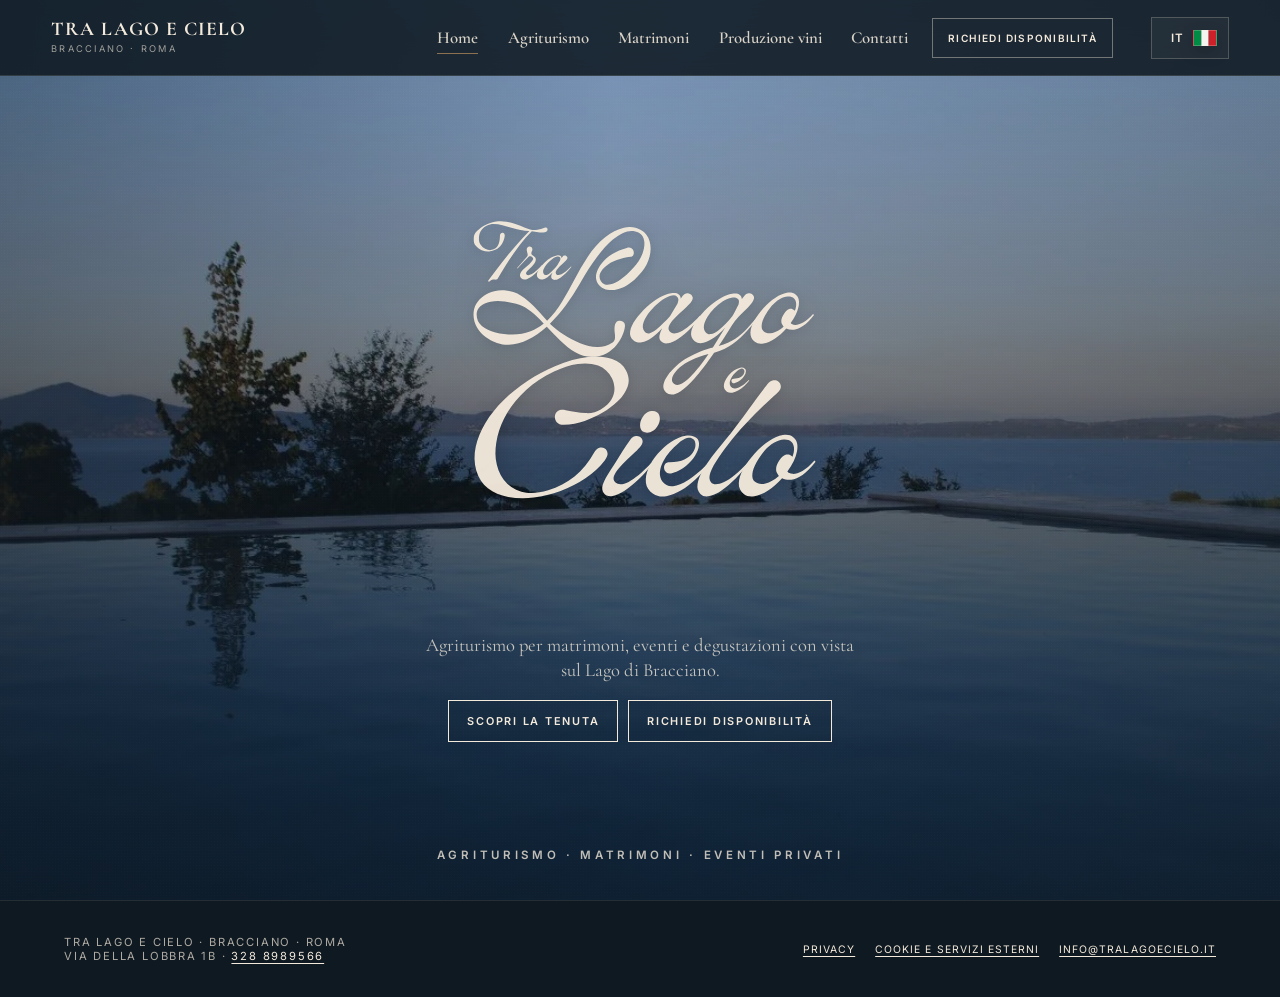
<file: vini/index.html>
<!doctype html>
<html lang="it" class="no-js">
  <head>
    <meta charset="UTF-8" />
    <base href="../" />
    <meta name="viewport" content="width=device-width, initial-scale=1.0" />
    <meta name="description" content="Vermentino, Merlot e Chardonnay: scopri le etichette e richiedi informazioni sulle degustazioni." />
    <meta name="theme-color" content="#0f1921" />
    <meta name="referrer" content="strict-origin-when-cross-origin" />
    <meta property="og:type" content="website" />
    <meta property="og:locale" content="it_IT" />
    <meta property="og:site_name" content="Tra Lago e Cielo" />
    <meta property="og:title" content="Produzione vini e degustazioni | Tra Lago e Cielo" />
    <meta property="og:description" content="Vermentino, Merlot e Chardonnay: scopri le etichette e richiedi informazioni sulle degustazioni." />
    <meta property="og:url" content="https://tralagoecielo.it/vini/" />
    <meta
      property="og:image"
      content="https://tralagoecielo.it/assets/img/og-social.webp"
    />
    <meta name="twitter:card" content="summary_large_image" />
    <meta name="twitter:title" content="Produzione vini e degustazioni | Tra Lago e Cielo" />
    <meta name="twitter:description" content="Vermentino, Merlot e Chardonnay: scopri le etichette e richiedi informazioni sulle degustazioni." />
    <meta
      name="twitter:image"
      content="https://tralagoecielo.it/assets/img/og-social.webp"
    />
    <link rel="canonical" href="https://tralagoecielo.it/vini/" />
    <link
      rel="icon"
      href="assets/img/logo-tra-lago-e-cielo.svg"
      type="image/svg+xml"
    />
    <script data-early-js>
      document.documentElement.classList.remove("no-js");
      document.documentElement.classList.add("js");
    </script>
    <title>Produzione vini e degustazioni | Tra Lago e Cielo</title>
    <link
      rel="preload"
      as="image"
      href="assets/img/hero-lago-cielo.webp"
      fetchpriority="high"
    />
    <link
      rel="preload"
      as="font"
      href="assets/fonts/cormorant-garamond-latin.woff2"
      type="font/woff2"
      crossorigin
    />
    <link rel="stylesheet" href="assets/css/styles.css?v=20260730-4" />
    <script type="application/ld+json">
      {
        "@context": "https://schema.org",
        "@type": "LocalBusiness",
        "name": "Tra Lago e Cielo",
        "url": "https://tralagoecielo.it/",
        "image": "https://tralagoecielo.it/assets/img/og-social.webp",
        "telephone": "+39 328 8989566",
        "email": "info@tralagoecielo.it",
        "address": {
          "@type": "PostalAddress",
          "streetAddress": "Via della Lobbra 1b",
          "postalCode": "00062",
          "addressLocality": "Bracciano",
          "addressRegion": "RM",
          "addressCountry": "IT"
        },
        "sameAs": [
          "https://www.instagram.com/agriturismotralagoecielo/",
          "https://www.facebook.com/AgriturismoTraLagoECielo/"
        ]
      }
    </script>
  </head>
  <body>
    <a class="skip-link" href="#main">Vai al contenuto</a>
    <header class="site-header" data-header>
      <a class="brand" href="./" data-page-link="home"
        ><strong>Tra Lago e Cielo</strong><span>Bracciano · Roma</span></a
      >
      <nav class="desktop-nav" aria-label="Navigazione principale">
        <a
          class="nav-link is-active"
          href="./"
          data-page-link="home"
          aria-current="page"
          >Home</a
        >
        <a class="nav-link" href="agriturismo/" data-page-link="agriturismo"
          >Agriturismo</a
        >
        <a class="nav-link" href="matrimoni/" data-page-link="matrimoni"
          >Matrimoni</a
        >
        <a class="nav-link" href="vini/" data-page-link="vino"
          >Produzione vini</a
        >
        <a class="nav-link" href="contatti/" data-page-link="contatti"
          >Contatti</a
        >
      </nav>
      <a
        class="header-enquire"
        href="contatti/#richiesta"
        data-page-link="contatti"
        >Richiedi disponibilità</a
      >
      <div
        class="language-switcher language-switcher--desktop"
        data-language-switcher
      >
        <button
          class="lang-toggle"
          type="button"
          aria-label="Seleziona lingua"
          aria-expanded="false"
          data-lang-toggle
        >
          <span class="lang-code" data-current-lang-code>IT</span
          ><span
            class="lang-flag flag-icon flag-it"
            data-current-lang-flag
            aria-hidden="true"
          ></span>
        </button>
        <div class="lang-menu" role="menu" data-lang-menu>
          <button
            type="button"
            role="menuitemradio"
            aria-checked="true"
            data-lang-option="it"
          >
            <span>IT</span
            ><span class="lang-flag flag-icon flag-it" aria-hidden="true"></span
            ><em>Italiano</em>
          </button>
          <button
            type="button"
            role="menuitemradio"
            aria-checked="false"
            data-lang-option="en"
          >
            <span>EN</span
            ><span class="lang-flag flag-icon flag-gb" aria-hidden="true"></span
            ><em>English</em>
          </button>
          <button
            type="button"
            role="menuitemradio"
            aria-checked="false"
            data-lang-option="es"
          >
            <span>ES</span
            ><span class="lang-flag flag-icon flag-es" aria-hidden="true"></span
            ><em>Español</em>
          </button>
          <button
            type="button"
            role="menuitemradio"
            aria-checked="false"
            data-lang-option="fr"
          >
            <span>FR</span
            ><span class="lang-flag flag-icon flag-fr" aria-hidden="true"></span
            ><em>Français</em>
          </button>
          <button
            type="button"
            role="menuitemradio"
            aria-checked="false"
            data-lang-option="de"
          >
            <span>DE</span
            ><span class="lang-flag flag-icon flag-de" aria-hidden="true"></span
            ><em>Deutsch</em>
          </button>
        </div>
      </div>
      <button
        class="menu-toggle"
        type="button"
        aria-label="Apri menu"
        aria-expanded="false"
        data-menu-toggle
      >
        <span></span><span></span>
      </button>
    </header>
    <aside class="mobile-menu" data-mobile-menu aria-hidden="true" inert>
      <nav class="mobile-nav" aria-label="Navigazione mobile">
        <a href="./" data-page-link="home" aria-current="page"
          ><small>01</small>Home</a
        >
        <a href="agriturismo/" data-page-link="agriturismo"
          ><small>02</small>Agriturismo</a
        >
        <a href="matrimoni/" data-page-link="matrimoni"
          ><small>03</small>Matrimoni</a
        >
        <a href="vini/" data-page-link="vino"
          ><small>04</small>Produzione vini</a
        >
        <a href="contatti/" data-page-link="contatti"
          ><small>05</small>Contatti</a
        >
      </nav>
      <div class="language-switcher mobile-language" data-language-switcher>
        <button
          class="lang-toggle"
          type="button"
          aria-label="Seleziona lingua"
          aria-expanded="false"
          data-lang-toggle
        >
          <span class="lang-code" data-current-lang-code>IT</span
          ><span
            class="lang-flag flag-icon flag-it"
            data-current-lang-flag
            aria-hidden="true"
          ></span>
        </button>
        <div class="lang-menu" role="menu" data-lang-menu>
          <button
            type="button"
            role="menuitemradio"
            aria-checked="true"
            data-lang-option="it"
          >
            <span>IT</span
            ><span class="lang-flag flag-icon flag-it" aria-hidden="true"></span
            ><em>Italiano</em>
          </button>
          <button
            type="button"
            role="menuitemradio"
            aria-checked="false"
            data-lang-option="en"
          >
            <span>EN</span
            ><span class="lang-flag flag-icon flag-gb" aria-hidden="true"></span
            ><em>English</em>
          </button>
          <button
            type="button"
            role="menuitemradio"
            aria-checked="false"
            data-lang-option="es"
          >
            <span>ES</span
            ><span class="lang-flag flag-icon flag-es" aria-hidden="true"></span
            ><em>Español</em>
          </button>
          <button
            type="button"
            role="menuitemradio"
            aria-checked="false"
            data-lang-option="fr"
          >
            <span>FR</span
            ><span class="lang-flag flag-icon flag-fr" aria-hidden="true"></span
            ><em>Français</em>
          </button>
          <button
            type="button"
            role="menuitemradio"
            aria-checked="false"
            data-lang-option="de"
          >
            <span>DE</span
            ><span class="lang-flag flag-icon flag-de" aria-hidden="true"></span
            ><em>Deutsch</em>
          </button>
        </div>
      </div>
      <div class="mobile-cta">
        <a href="tel:+393288989566">Chiama ora</a
        ><a
          href="mailto:info@tralagoecielo.it?subject=Richiesta%20informazioni%20Tra%20Lago%20e%20Cielo"
          >E-mail</a
        >
      </div>
    </aside>
    <main id="main" tabindex="-1">
      <section class="page home is-active" data-page="home">
        <div class="home-content">
          <div class="hero-logo-stage">
            <h1 class="sr-only">
              Tra Lago e Cielo — agriturismo, matrimoni ed eventi privati sul
              Lago di Bracciano
            </h1>
            <img
              class="hero-logo"
              src="assets/img/logo-tra-lago-e-cielo.svg"
              alt="Tra Lago e Cielo · Agriturismo Bracciano"
              width="1500"
              height="1500"
            />
            <p class="hero-proof">
              Agriturismo per matrimoni, eventi e degustazioni con vista sul
              Lago di Bracciano.
            </p>
            <div class="button-row hero-actions">
              <a class="button" href="agriturismo/" data-page-link="agriturismo"
                >Scopri la tenuta</a
              ><a
                class="button"
                href="contatti/#richiesta"
                data-page-link="contatti"
                >Richiedi disponibilità</a
              >
            </div>
          </div>
          <p class="hero-bottom-line">
            Agriturismo · Matrimoni · Eventi privati
          </p>
        </div>
      </section>

      <section class="page" data-page="agriturismo">
        <div
          class="page-hero"
          style="--page-image: url(&quot;assets/img/page-agriturismo.jpg&quot;)"
        >
          <div class="page-hero-inner">
            <p class="eyebrow">Agriturismo</p>
            <h2>La tenuta, il lago, il ritmo della campagna.</h2>
            <p>
              Vista lago, giardino, piscina e salone raccolti in un percorso
              essenziale, per capire il carattere del luogo prima di visitarlo.
            </p>
          </div>
        </div>
        <div class="content">
          <div class="container">
            <div class="split">
              <div>
                <p class="kicker">Tra lago e cielo</p>
                <h2 class="title">
                  Un agriturismo affacciato sul lago, immerso nel verde.
                </h2>
              </div>
              <p class="lead">
                Tra Lago e Cielo deve il suo nome allo skyline che abbraccia il
                lago, Anguillara, Trevignano e il Castello Odescalchi di
                Bracciano. Il parco, la piscina e gli spazi interni costruiscono
                una location semplice, accogliente e scenografica.
              </p>
            </div>
            <div class="agri-panels">
              <article class="landscape-panel">
                <small>Paesaggio</small>
                <h3>Il lago come respiro.</h3>
                <p>
                  Lo sguardo arriva fino al lago e al profilo di Bracciano: è la
                  prima immagine che accompagna l'arrivo degli ospiti.
                </p>
              </article>
              <article class="landscape-panel">
                <small>Giardino</small>
                <h3>Verde e ombra.</h3>
                <p>
                  Prati ampi, piante autoctone e fiori accompagnano accoglienza,
                  aperitivi e momenti all'aperto.
                </p>
              </article>
              <article class="landscape-panel">
                <small>Spazi</small>
                <h3>Piscina, terrazza e salone.</h3>
                <p>
                  Salone, terrazza, piscina e giardino permettono di alternare
                  interni ed esterni secondo la giornata e la stagione.
                </p>
              </article>
            </div>
            <div class="agri-feature">
              <div class="agri-feature__text">
                <p class="kicker">Video</p>
                <h3>La tenuta in movimento.</h3>
                <p>
                  Un modo rapido per vedere il luogo in movimento, tra
                  paesaggio, verde e spazi esterni.
                </p>
                <button class="button dark" type="button" data-open-video>
                  Guarda il video
                </button>
              </div>
              <div class="video-frame agri-video-frame">
                <button
                  class="video-poster-button"
                  type="button"
                  data-open-video
                  aria-label="Guarda il video Tra Lago e Cielo"
                >
                  <span class="video-poster-button__inner"
                    ><span class="video-play" aria-hidden="true"
                      ><svg viewBox="0 0 24 24" fill="currentColor">
                        <path d="M8 5v14l11-7z"></path></svg></span
                    ><strong>Guarda il video</strong
                    ><span
                      >Guarda il paesaggio, il giardino e gli spazi esterni in
                      movimento.</span
                    ></span
                  >
                </button>
              </div>
            </div>
            <div class="agri-gallery-head">
              <div>
                <p class="kicker">Galleria</p>
                <h3>Piscina, giardino, salone e vedute sul lago.</h3>
              </div>
              <p>
                Immagini raccolte della piscina, del giardino, del salone e
                delle vedute sul Lago di Bracciano.
              </p>
            </div>
            <div class="gallery-carousel" data-carousel tabindex="0">
              <div class="carousel-stage">
                <div class="carousel-track" data-carousel-track>
                  <figure class="carousel-slide">
                    <img
                      src="assets/img/gallery-lago.webp"
                      alt="Vista del Lago di Bracciano e del giardino"
                      loading="lazy"
                      decoding="async"
                      width="1920"
                      height="1225"
                    />
                    <figcaption>Lago, giardino e vista dalla tenuta</figcaption>
                  </figure>
                  <figure class="carousel-slide">
                    <img
                      src="assets/img/gallery-piscina.webp"
                      alt="Piscina al tramonto con vista sul lago"
                      loading="lazy"
                      decoding="async"
                      width="1920"
                      height="1075"
                    />
                    <figcaption>
                      La piscina nelle ore più quiete della giornata
                    </figcaption>
                  </figure>
                  <figure class="carousel-slide">
                    <img
                      src="assets/img/gallery-sinistra.webp"
                      alt="Esterni della villa con prato e vista lago"
                      loading="lazy"
                      decoding="async"
                      width="1920"
                      height="1223"
                    />
                    <figcaption>
                      La villa, il prato e il profilo del lago
                    </figcaption>
                  </figure>
                  <figure class="carousel-slide">
                    <img
                      src="assets/img/gallery-destra.webp"
                      alt="Salone interno allestito per ricevimenti"
                      loading="lazy"
                      decoding="async"
                      width="1920"
                      height="1078"
                    />
                    <figcaption>
                      Il salone interno preparato per il ricevimento
                    </figcaption>
                  </figure>
                </div>
              </div>
              <div class="carousel-controls">
                <div class="carousel-buttons">
                  <button
                    class="carousel-button"
                    type="button"
                    data-carousel-prev
                    aria-label="Immagine precedente"
                  >
                    ‹</button
                  ><button
                    class="carousel-button"
                    type="button"
                    data-carousel-next
                    aria-label="Immagine successiva"
                  >
                    ›
                  </button>
                </div>
                <div class="carousel-count" data-carousel-count>01 / 04</div>
                <div
                  class="carousel-dots"
                  data-carousel-dots
                  role="group"
                  aria-label="Seleziona immagine"
                ></div>
              </div>
            </div>
            <div class="cta-row button-row">
              <a
                class="button dark"
                href="mailto:info@tralagoecielo.it?subject=Richiesta%20visita%20tenuta"
                >Organizza una visita</a
              >
            </div>
          </div>
        </div>
      </section>

      <section class="page" data-page="matrimoni">
        <div
          class="page-hero"
          style="
            --page-image: url(&quot;assets/img/page-matrimoni-banner.jpg&quot;);
          "
        >
          <div class="page-hero-inner">
            <p class="eyebrow">Matrimoni ed eventi</p>
            <h2>Un solo matrimonio al giorno, una giornata più raccolta.</h2>
            <p>
              Cerimonie civili reali in villa, aperitivi all'aperto, momenti
              conviviali nel salone e ricevimenti con vista sul lago.
            </p>
          </div>
        </div>
        <div class="content">
          <div class="container">
            <div class="split">
              <div>
                <p class="kicker">Spazi e capienza</p>
                <h2 class="title">Spazi concreti, atmosfera naturale.</h2>
              </div>
              <p class="lead">
                Il giardino di 40.000 mq confina con il parco di
                Bracciano-Martignano. Il salone accoglie fino a 110 persone,
                mentre terrazza, piscina e prato permettono aperitivi,
                accoglienza e momenti all'aperto.
              </p>
            </div>
            <div class="stats">
              <div class="stat">
                <strong>40.000</strong
                ><span
                  >mq di giardino confinante con il parco di
                  Bracciano-Martignano.</span
                >
              </div>
              <div class="stat">
                <strong>110</strong
                ><span>persone nella capienza del salone.</span>
              </div>
              <div class="stat">
                <strong>1</strong
                ><span>matrimonio al giorno per eventi in esclusiva.</span>
              </div>
              <div class="stat">
                <strong>Villa</strong
                ><span
                  >con piscina, terrazza, parcheggio interno e servizi
                  aggiuntivi su richiesta.</span
                >
              </div>
            </div>
            <div
              class="trust-strip"
              role="group"
              aria-label="Punti di forza della tenuta"
            >
              <div class="trust-item">
                <strong>In esclusiva</strong>
                <span
                  >Un solo matrimonio al giorno, per vivere gli spazi con
                  maggiore libertà.</span
                >
              </div>
              <div class="trust-item">
                <strong>Dentro e fuori</strong>
                <span
                  >Salone, terrazza, piscina e giardino permettono di adattare
                  la giornata.</span
                >
              </div>
              <div class="trust-item">
                <strong>Sopralluoghi</strong>
                <span
                  >Visite su prenotazione per verificare spazi, disponibilità e
                  servizi.</span
                >
              </div>
            </div>
            <div
              class="event-flow"
              role="group"
              aria-label="Percorso indicativo dell’evento"
            >
              <article class="event-step">
                <small>01</small><strong>Cerimonia</strong>
                <p>
                  Possibilità di rito civile reale in villa con cerimoniere
                  comunale.
                </p>
              </article>
              <article class="event-step">
                <small>02</small><strong>Aperitivo</strong>
                <p>
                  Giardino, piscina e vista lago per accogliere gli ospiti prima
                  del ricevimento.
                </p>
              </article>
              <article class="event-step">
                <small>03</small><strong>Ricevimento</strong>
                <p>
                  Il salone consente momenti conviviali all'interno; terrazza,
                  piscina e prato accolgono gli eventi all'aperto.
                </p>
              </article>
              <article class="event-step">
                <small>04</small><strong>Sopralluogo</strong>
                <p>
                  Per disponibilità, menu e servizi aggiuntivi, il passaggio
                  naturale è un contatto diretto con la struttura.
                </p>
              </article>
            </div>
            <div class="cta-row button-row">
              <a
                class="button dark"
                href="mailto:info@tralagoecielo.it?subject=Richiesta%20sopralluogo%20matrimonio"
                >Richiedi sopralluogo</a
              ><a class="button dark" href="tel:+393288989566">Chiama</a>
            </div>
            <div class="image-card">
              <figure>
                <img
                  src="assets/img/matrimoni-cerimonia.webp"
                  alt="Cerimonia all’aperto nel giardino della tenuta"
                  loading="lazy"
                  decoding="async"
                  width="1920"
                  height="1076"
                />
              </figure>
              <div class="note">
                <h3>Una cornice naturale per una giornata raccolta.</h3>
                <p>
                  Il paesaggio fa già molto: l'allestimento deve accompagnarlo,
                  non sovrastarlo.
                </p>
              </div>
            </div>
            <div
              class="mood-strip"
              role="group"
              aria-label="Dettagli visivi della tenuta"
            >
              <figure>
                <img
                  src="assets/img/matrimoni-dettaglio.webp"
                  alt="Dettaglio dell’allestimento per una cerimonia all’aperto"
                  loading="lazy"
                  decoding="async"
                  width="1920"
                  height="1073"
                />
              </figure>
              <figure>
                <img
                  src="assets/img/matrimoni-sedute.webp"
                  alt="Sedute per una cerimonia nel giardino"
                  loading="lazy"
                  decoding="async"
                  width="1920"
                  height="1080"
                />
              </figure>
              <figure>
                <img
                  src="assets/img/matrimoni-sposi.webp"
                  alt="Momento degli sposi durante il ricevimento"
                  loading="lazy"
                  decoding="async"
                  width="1920"
                  height="1073"
                />
              </figure>
              <figure>
                <img
                  src="assets/img/matrimoni-tramonto.webp"
                  alt="Sposi al tramonto nella tenuta"
                  loading="lazy"
                  decoding="async"
                  width="1920"
                  height="1078"
                />
              </figure>
            </div>
            <div class="faq">
              <p class="kicker">Domande frequenti</p>
              <h3>Le informazioni utili prima di contattarci.</h3>
              <details>
                <summary>Quante persone può accogliere il salone?</summary>
                <p>
                  La capienza indicata per il salone è fino a 110 persone. Per
                  configurazioni, allestimenti e servizi è consigliato un
                  sopralluogo.
                </p>
              </details>
              <details>
                <summary>
                  È possibile celebrare il rito civile in villa?
                </summary>
                <p>
                  La struttura indica la possibilità di rito civile reale in
                  villa con cerimoniere comunale. Disponibilità e procedure
                  vanno confermate per la data scelta.
                </p>
              </details>
              <details>
                <summary>Gli eventi si svolgono in esclusiva?</summary>
                <p>
                  È previsto un solo matrimonio al giorno, così da dedicare gli
                  spazi all'evento.
                </p>
              </details>
              <details>
                <summary>
                  È disponibile un'alternativa in caso di maltempo?
                </summary>
                <p>
                  Il salone offre uno spazio interno. La soluzione più adatta
                  dipende dal numero degli ospiti e dall'allestimento, da
                  definire direttamente con la struttura.
                </p>
              </details>
              <details>
                <summary>Come si richiede un sopralluogo?</summary>
                <p>
                  È possibile inviare una richiesta dalla pagina Contatti oppure
                  chiamare il 328 8989566.
                </p>
              </details>
            </div>
          </div>
        </div>
      </section>

      <section class="page" data-page="vino">
        <div
          class="page-hero"
          style="
            --page-image: url(&quot;assets/img/page-vino-banner.webp&quot;);
          "
        >
          <div class="page-hero-inner">
            <p class="eyebrow">Produzione vini</p>
            <h2>Tre etichette, una terra.</h2>
            <p>
              Vermentino, Merlot e Chardonnay presentati con origine, annata e
              informazioni essenziali in modo chiaro.
            </p>
          </div>
        </div>
        <div class="content">
          <div class="container">
            <div class="split">
              <div>
                <p class="kicker">Annata 2024</p>
                <h2 class="title">Tre etichette, informazioni chiare.</h2>
              </div>
              <p class="lead">
                Le etichette possono accompagnare degustazioni e momenti
                conviviali su prenotazione. Qui sono raccolte le informazioni
                essenziali: nome, annata, categoria, produttore e origine
                indicata.
              </p>
            </div>
            <div class="button-row cta-row">
              <a
                class="button dark"
                href="mailto:info@tralagoecielo.it?subject=Richiesta%20degustazione"
                >Richiedi una degustazione</a
              >
            </div>
            <div class="wine-grid">
              <button
                type="button"
                class="wine-card"
                data-wine="vermentino"
                aria-haspopup="dialog"
                aria-controls="wine-modal"
              >
                <span class="wine-card__copy"
                  ><span
                    ><small>Vino Vermentino IGP</small>
                    <span class="wine-card-title">Vermentino</span>
                    <span class="wine-card-meta"
                      >Sabatino · Annata 2024</span
                    ></span
                  ><span class="wine-cta">Apri scheda</span></span
                ><span
                  class="wine-card__bottle"
                  aria-hidden="true"
                ></span></button
              ><button
                type="button"
                class="wine-card"
                data-wine="merlot"
                aria-haspopup="dialog"
                aria-controls="wine-modal"
              >
                <span class="wine-card__copy"
                  ><span
                    ><small>Vino Merlot IGP</small>
                    <span class="wine-card-title">Merlot</span>
                    <span class="wine-card-meta"
                      >Nero Fonte Lupo · Annata 2024</span
                    ></span
                  ><span class="wine-cta">Apri scheda</span></span
                ><span
                  class="wine-card__bottle"
                  aria-hidden="true"
                ></span></button
              ><button
                type="button"
                class="wine-card"
                data-wine="chardonnay"
                aria-haspopup="dialog"
                aria-controls="wine-modal"
              >
                <span class="wine-card__copy"
                  ><span
                    ><small>Vino Chardonnay IGP</small>
                    <span class="wine-card-title">Chardonnay</span>
                    <span class="wine-card-meta"
                      >Riflesso del Lago · Annata 2024</span
                    ></span
                  ><span class="wine-cta">Apri scheda</span></span
                ><span class="wine-card__bottle" aria-hidden="true"></span>
              </button>
            </div>
            <section
              class="wine-origin-panel"
              aria-label="Informazioni di origine e consumo responsabile"
            >
              <div class="wine-origin-panel__main">
                <p class="kicker">Origine e responsabilità</p>
                <h3>Origine indicata in etichetta.</h3>
                <p>
                  Le tre etichette riportano la produzione e l'imbottigliamento
                  a cura di <strong>Azienda Agricola Rosalba Cutolo</strong>,
                  Via Tassoni 4, Tarquinia, Viterbo.
                </p>
              </div>
              <div class="wine-origin-grid">
                <div>
                  <span>Produzione</span
                  ><strong>Azienda Agricola Rosalba Cutolo</strong>
                </div>
                <div>
                  <span>Sede indicata</span
                  ><strong>Via Tassoni 4 · Tarquinia · Viterbo</strong>
                </div>
                <div class="wine-origin-made">
                  <span>Paese di produzione</span
                  ><strong
                    ><i class="italy-flag" aria-hidden="true"></i>Prodotto in
                    Italia</strong
                  >
                </div>
              </div>
              <div class="responsible-strip">
                <span>Bevi sempre con moderazione</span
                ><span>Non consumare in gravidanza</span
                ><span>Non bere alla guida</span
                ><span>Vietato ai minori di 18 anni</span>
              </div>
            </section>
            <p class="wine-technical-note">
              Ingredienti, allergeni e dichiarazione nutrizionale sono indicati
              nelle rispettive schede tecniche delle etichette.
            </p>
          </div>
        </div>
      </section>

      <section class="page" data-page="contatti">
        <div
          class="page-hero"
          style="--page-image: url(&quot;assets/img/page-contatti.webp&quot;)"
        >
          <div class="page-hero-inner">
            <p class="eyebrow">Contatti</p>
            <h2>Contatti, indirizzo e indicazioni in un solo punto.</h2>
            <p>
              Recapiti, social e mappa per richiedere informazioni, prenotare
              una visita o raggiungere la struttura.
            </p>
          </div>
        </div>
        <div class="content">
          <div class="container">
            <div class="split">
              <div>
                <p class="kicker">Contatti e dove siamo</p>
                <h2 class="title">Scegli il canale più comodo.</h2>
              </div>
              <p class="lead">
                Telefono, email, social e indirizzo sono raccolti qui per
                rendere più semplice ogni richiesta: matrimoni, eventi,
                degustazioni, visite e indicazioni stradali.
              </p>
            </div>
            <div class="contact-methods-grid">
              <a
                class="contact-method"
                href="https://www.instagram.com/agriturismotralagoecielo/"
                target="_blank"
                rel="noopener"
                ><span
                  class="contact-method__mark contact-method__mark--icon"
                  aria-hidden="true"
                  ><svg
                    class="contact-icon contact-icon--instagram"
                    viewBox="0 0 24 24"
                    focusable="false"
                  >
                    <path
                      d="M7.75 2h8.5A5.76 5.76 0 0 1 22 7.75v8.5A5.76 5.76 0 0 1 16.25 22h-8.5A5.76 5.76 0 0 1 2 16.25v-8.5A5.76 5.76 0 0 1 7.75 2Zm0 2A3.75 3.75 0 0 0 4 7.75v8.5A3.75 3.75 0 0 0 7.75 20h8.5A3.75 3.75 0 0 0 20 16.25v-8.5A3.75 3.75 0 0 0 16.25 4h-8.5Zm8.92 2.05a1.28 1.28 0 1 1 0 2.56 1.28 1.28 0 0 1 0-2.56ZM12 7.25A4.75 4.75 0 1 1 12 16.75 4.75 4.75 0 0 1 12 7.25Zm0 2A2.75 2.75 0 1 0 12 14.75 2.75 2.75 0 0 0 12 9.25Z"
                    /></svg></span
                ><span
                  ><strong>Instagram</strong
                  ><em
                    >Foto, aggiornamenti e contatto diretto tramite
                    Instagram</em
                  ></span
                ></a
              ><a
                class="contact-method"
                href="https://www.facebook.com/AgriturismoTraLagoECielo/"
                target="_blank"
                rel="noopener"
                ><span
                  class="contact-method__mark contact-method__mark--icon"
                  aria-hidden="true"
                  ><svg
                    class="contact-icon contact-icon--facebook"
                    viewBox="0 0 24 24"
                    focusable="false"
                  >
                    <path
                      d="M14.05 8.12V6.86c0-.62.13-1.05.4-1.31.27-.26.72-.39 1.36-.39h1.74V2.13A23.6 23.6 0 0 0 15.02 2c-1.25 0-2.26.37-3.02 1.11-.76.74-1.14 1.79-1.14 3.15v1.86H8.45v3.39h2.41V22h3.59V11.51h2.82l.45-3.39h-3.67Z"
                    /></svg></span
                ><span
                  ><strong>Facebook</strong
                  ><em>Pagina Facebook e contatto social</em></span
                ></a
              ><a
                class="contact-method"
                href="mailto:info@tralagoecielo.it?subject=Richiesta%20informazioni%20Tra%20Lago%20e%20Cielo"
                ><span class="contact-method__mark">@</span
                ><span
                  ><strong>E-mail</strong><em>info@tralagoecielo.it</em></span
                ></a
              ><a class="contact-method" href="tel:+393288989566"
                ><span class="contact-method__mark">☎</span
                ><span><strong>Telefono</strong><em>328 8989566</em></span></a
              >
            </div>
            <div class="contact-layout">
              <article class="contact-card contact-card--large">
                <p class="kicker">Recapiti diretti</p>
                <h3>Informazioni essenziali.</h3>
                <dl>
                  <div>
                    <dt>Indirizzo</dt>
                    <dd>Via della Lobbra 1b<br />Bracciano 00062 · Roma</dd>
                  </div>
                  <div>
                    <dt>Telefono</dt>
                    <dd><a href="tel:+393288989566">328 8989566</a></dd>
                  </div>
                  <div>
                    <dt>Email</dt>
                    <dd>
                      <a href="mailto:info@tralagoecielo.it"
                        >info@tralagoecielo.it</a
                      >
                    </dd>
                  </div>
                  <div>
                    <dt>Disponibilità</dt>
                    <dd>
                      Per matrimoni, eventi, degustazioni e visite su
                      prenotazione.
                    </dd>
                  </div>
                </dl>
                <div class="button-row">
                  <a
                    class="button dark"
                    href="mailto:info@tralagoecielo.it?subject=Richiesta%20informazioni%20Tra%20Lago%20e%20Cielo"
                    >Scrivi ora</a
                  ><a class="button dark" href="tel:+393288989566">Chiama</a>
                </div>
              </article>
              <article
                class="contact-card contact-card--large contact-card--map"
              >
                <div
                  class="map-frame"
                  data-map-frame
                  data-map-src="https://www.google.com/maps?q=Via%20della%20Lobbra%201b%2C%20Bracciano%2C%20Roma%2C%20Italia&amp;output=embed"
                >
                  <div class="map-consent">
                    <div class="map-consent__inner">
                      <h4>Visualizza la mappa</h4>
                      <p>
                        La mappa è fornita da Google. Caricandola, il browser si
                        collegherà ai servizi di Google secondo la relativa
                        informativa.
                      </p>
                      <button class="button" type="button" data-map-activate>
                        Carica Google Maps
                      </button>
                    </div>
                  </div>
                </div>
                <div class="contact-map-note">
                  <p class="kicker">Come arrivare</p>
                  <h3>Bracciano, tra Roma e il lago.</h3>
                  <p>
                    La struttura si trova in Via della Lobbra 1b, a Bracciano,
                    vicino al Lago di Bracciano.
                  </p>
                  <div class="button-row">
                    <a
                      class="button dark"
                      href="https://www.google.com/maps/search/?api=1&query=Via%20della%20Lobbra%201b%2C%20Bracciano%2C%20Italy"
                      target="_blank"
                      rel="noopener"
                      >Apri mappa</a
                    >
                  </div>
                </div>
              </article>
            </div>
            <section
              class="enquiry-panel"
              id="richiesta"
              aria-labelledby="enquiry-title"
            >
              <div class="enquiry-panel__head">
                <h3 id="enquiry-title">Raccontaci la tua richiesta.</h3>
                <p>
                  Compila i dettagli essenziali: prepareremo un messaggio
                  ordinato da inviare a Tra Lago e Cielo. Per ora l'invio
                  utilizza il programma e-mail del dispositivo.
                </p>
              </div>
              <form class="enquiry-form" data-enquiry-form>
                <div class="form-field">
                  <label for="enquiry-type">Tipo di richiesta</label>
                  <select id="enquiry-type" name="type" required>
                    <option value="">Seleziona</option>
                    <option>Matrimonio</option>
                    <option>Evento privato</option>
                    <option>Degustazione</option>
                    <option>Visita alla tenuta</option>
                    <option>Altre informazioni</option>
                  </select>
                </div>
                <div class="form-field">
                  <label for="enquiry-date">Data o periodo preferito</label>
                  <input
                    id="enquiry-date"
                    name="date"
                    type="text"
                    autocomplete="off"
                    placeholder="Es. giugno 2027"
                  />
                </div>
                <div class="form-field">
                  <label for="enquiry-name">Nome e cognome</label>
                  <input
                    id="enquiry-name"
                    name="name"
                    type="text"
                    autocomplete="name"
                    required
                  />
                </div>
                <div class="form-field">
                  <label for="enquiry-guests"
                    >Numero indicativo di ospiti</label
                  >
                  <input
                    id="enquiry-guests"
                    name="guests"
                    type="text"
                    inputmode="numeric"
                    placeholder="Es. 80"
                  />
                </div>
                <div class="form-field">
                  <label for="enquiry-email">E-mail</label>
                  <input
                    id="enquiry-email"
                    name="email"
                    type="email"
                    autocomplete="email"
                    required
                  />
                </div>
                <div class="form-field">
                  <label for="enquiry-phone">Telefono</label>
                  <input
                    id="enquiry-phone"
                    name="phone"
                    type="tel"
                    autocomplete="tel"
                  />
                </div>
                <div class="form-field form-field--wide">
                  <label for="enquiry-message">Messaggio</label>
                  <textarea
                    id="enquiry-message"
                    name="message"
                    placeholder="Aggiungi ciò che può aiutarci a capire la richiesta."
                  ></textarea>
                </div>
                <label class="form-consent"
                  ><input type="checkbox" name="privacy" required /><span
                    >Ho letto l'<a href="privacy.html">informativa privacy</a> e
                    acconsento all'uso dei dati per rispondere alla
                    richiesta.</span
                  ></label
                >
                <div class="form-actions">
                  <button class="button dark" type="submit">
                    Prepara l'e-mail
                  </button>
                  <p class="form-note" aria-live="polite" data-form-status>
                    Non salviamo i dati inseriti in questo sito.
                  </p>
                </div>
              </form>
            </section>
          </div>
        </div>
      </section>
    </main>
    <footer class="footer-minimal">
      <div class="footer-minimal__inner">
        <span
          >Tra Lago e Cielo · Bracciano · Roma<br />Via della Lobbra 1b ·
          <a href="tel:+393288989566">328 8989566</a></span
        >
        <span class="footer-links"
          ><a href="privacy.html">Privacy</a
          ><a href="cookie.html">Cookie e servizi esterni</a
          ><a href="mailto:info@tralagoecielo.it"
            >info@tralagoecielo.it</a
          ></span
        >
      </div>
    </footer>
    <div class="video-modal" data-video-modal aria-hidden="true" inert>
      <div
        class="video-dialog"
        role="dialog"
        aria-modal="true"
        aria-label="Video Tra Lago e Cielo"
      >
        <button
          class="video-close"
          type="button"
          data-close-video
          aria-label="Chiudi video"
        >
          ×
        </button>
        <div class="video-modal-frame" data-video-frame></div>
      </div>
    </div>

    <div
      id="wine-modal"
      class="wine-modal"
      data-wine-modal
      aria-hidden="true"
      inert
    >
      <article
        class="wine-dialog"
        role="dialog"
        aria-modal="true"
        aria-labelledby="wine-title"
      >
        <div class="wine-label">
          <div>
            <small data-wine-class></small>
            <h2 id="wine-title" data-wine-title>Dettagli vino</h2>
            <p data-wine-name></p>
          </div>
          <div
            class="wine-modal-bottle"
            data-wine-bottle
            aria-hidden="true"
          ></div>
          <small>Tra Lago e Cielo · Annata 2024</small>
        </div>
        <div class="wine-detail">
          <button
            class="modal-close"
            type="button"
            data-close-wine
            aria-label="Chiudi"
          >
            ×
          </button>
          <p class="kicker">Scheda essenziale</p>
          <h3 data-wine-heading>Scheda vino</h3>
          <p class="wine-experience" data-wine-experience></p>
          <div class="detail-grid detail-grid--compact" data-wine-details></div>
          <p class="responsible">
            Consumo responsabile · Bevi sempre con moderazione.
          </p>
        </div>
      </article>
    </div>
    <script src="assets/js/site.js"></script>
  </body>
</html>
</file>
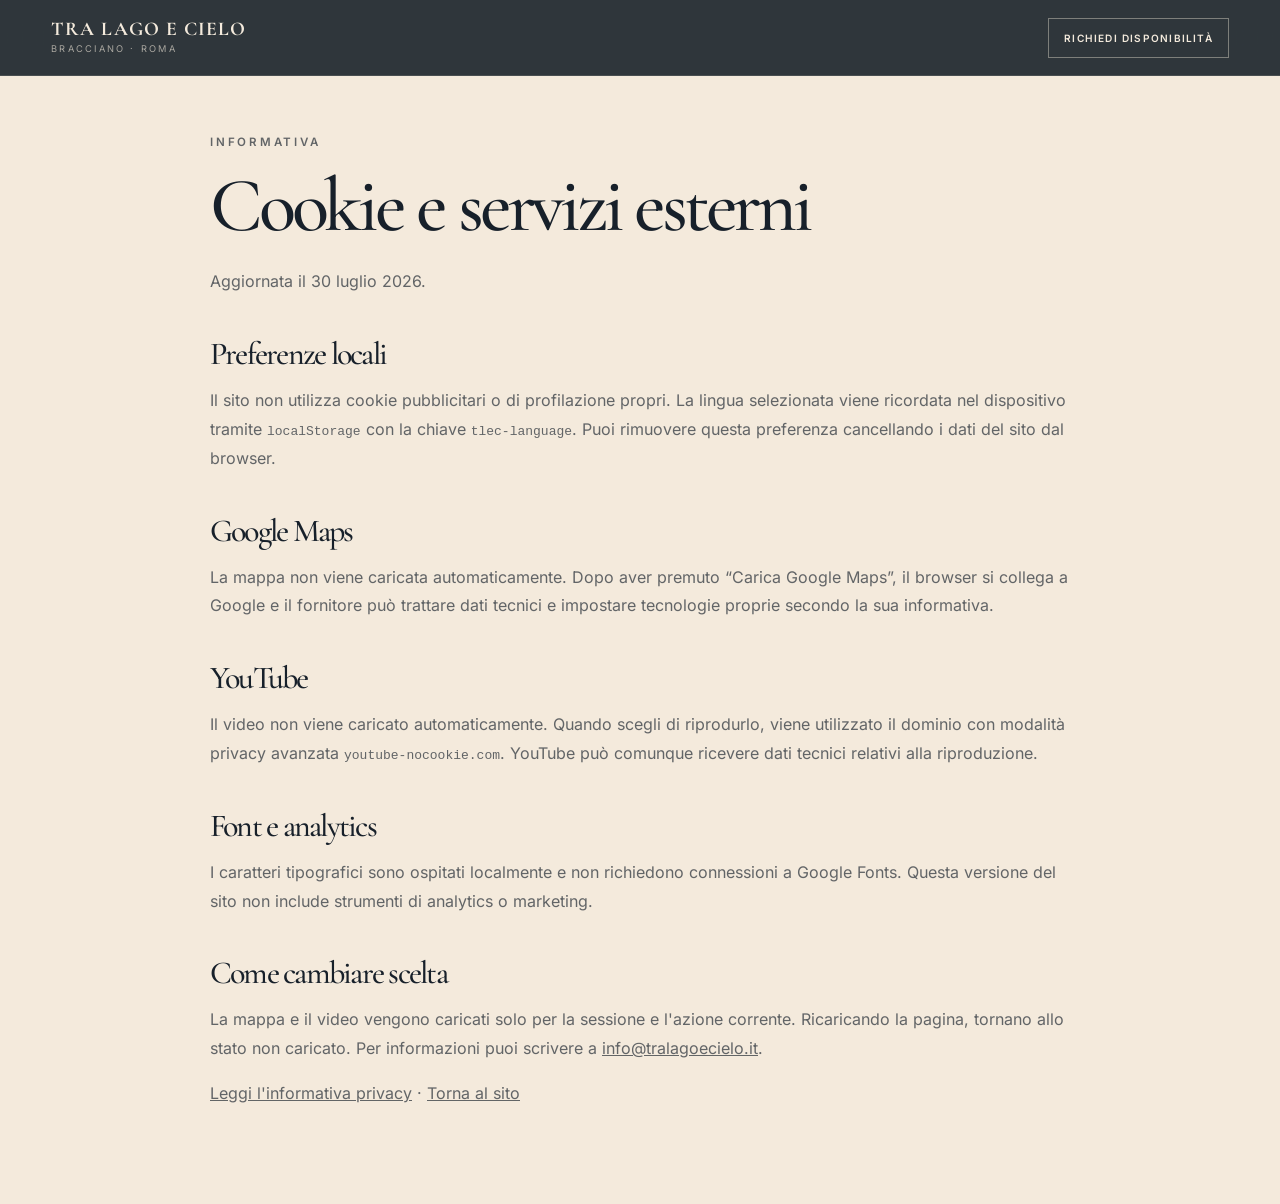
<file: cookie.html>
<!doctype html>
<html lang="it">
  <head>
    <meta charset="utf-8" />
    <meta name="viewport" content="width=device-width, initial-scale=1" />
    <meta
      name="description"
      content="Informazioni su cookie e servizi esterni del sito Tra Lago e Cielo."
    />
    <meta name="theme-color" content="#0f1921" />
    <meta name="robots" content="index,follow" />
    <link rel="canonical" href="https://tralagoecielo.it/cookie.html" />
    <link
      rel="icon"
      href="assets/img/logo-tra-lago-e-cielo.svg"
      type="image/svg+xml"
    />
    <link rel="stylesheet" href="assets/css/styles.css?v=20260730-4" />
    <title>Cookie e servizi esterni | Tra Lago e Cielo</title>
  </head>
  <body>
    <a class="skip-link" href="#main">Vai al contenuto</a>
    <header class="site-header" data-header>
      <a class="brand" href="./"
        ><strong>Tra Lago e Cielo</strong><span>Bracciano · Roma</span></a
      >
      <a class="header-enquire" href="contatti/#richiesta"
        >Richiedi disponibilità</a
      >
    </header>
    <main id="main" class="legal-page">
      <article class="legal-page__inner">
        <p class="kicker">Informativa</p>
        <h1>Cookie e servizi esterni</h1>
        <p>Aggiornata il 30 luglio 2026.</p>
        <h2>Preferenze locali</h2>
        <p>
          Il sito non utilizza cookie pubblicitari o di profilazione propri. La
          lingua selezionata viene ricordata nel dispositivo tramite
          <code>localStorage</code> con la chiave <code>tlec-language</code>.
          Puoi rimuovere questa preferenza cancellando i dati del sito dal
          browser.
        </p>
        <h2>Google Maps</h2>
        <p>
          La mappa non viene caricata automaticamente. Dopo aver premuto “Carica
          Google Maps”, il browser si collega a Google e il fornitore può
          trattare dati tecnici e impostare tecnologie proprie secondo la sua
          informativa.
        </p>
        <h2>YouTube</h2>
        <p>
          Il video non viene caricato automaticamente. Quando scegli di
          riprodurlo, viene utilizzato il dominio con modalità privacy avanzata
          <code>youtube-nocookie.com</code>. YouTube può comunque ricevere dati
          tecnici relativi alla riproduzione.
        </p>
        <h2>Font e analytics</h2>
        <p>
          I caratteri tipografici sono ospitati localmente e non richiedono
          connessioni a Google Fonts. Questa versione del sito non include
          strumenti di analytics o marketing.
        </p>
        <h2>Come cambiare scelta</h2>
        <p>
          La mappa e il video vengono caricati solo per la sessione e l'azione
          corrente. Ricaricando la pagina, tornano allo stato non caricato. Per
          informazioni puoi scrivere a
          <a href="mailto:info@tralagoecielo.it">info@tralagoecielo.it</a>.
        </p>
        <p>
          <a href="privacy.html">Leggi l'informativa privacy</a> ·
          <a href="./">Torna al sito</a>
        </p>
      </article>
    </main>
  </body>
</html>
</file>
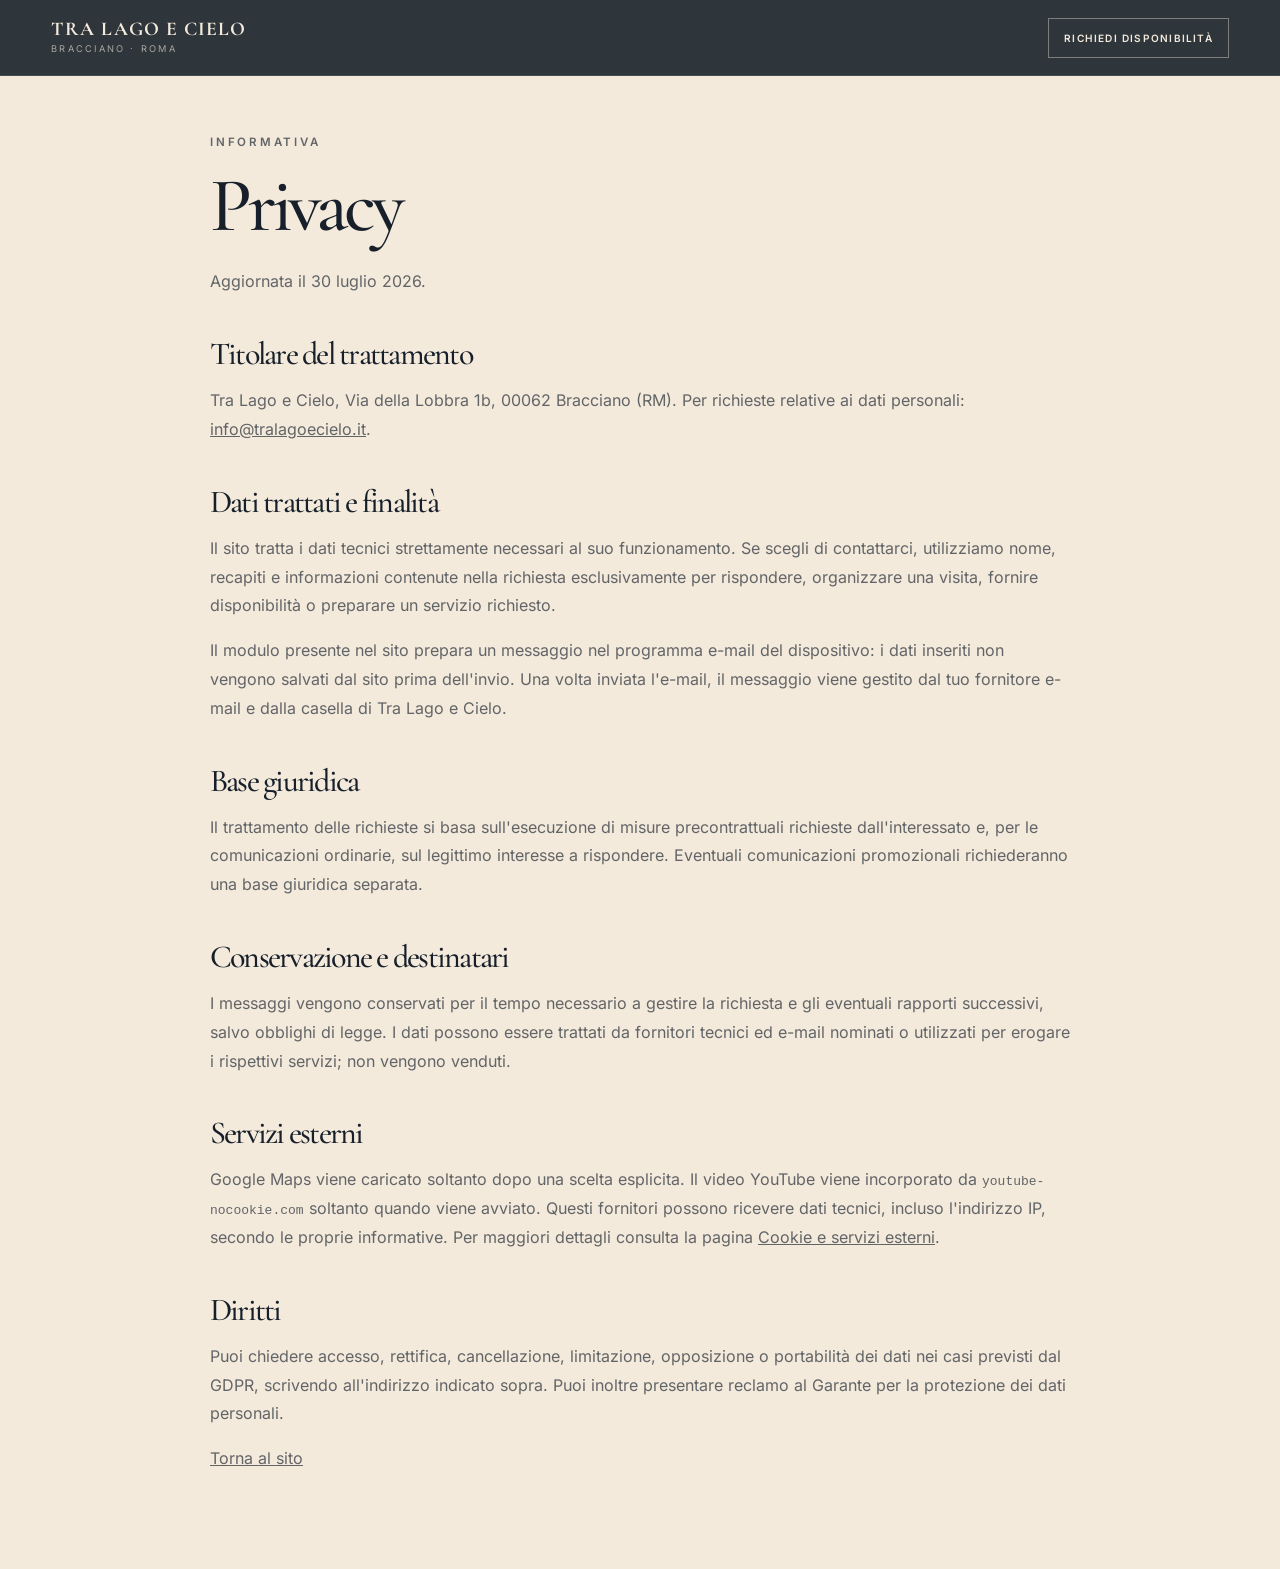
<file: privacy.html>
<!doctype html>
<html lang="it">
  <head>
    <meta charset="utf-8" />
    <meta name="viewport" content="width=device-width, initial-scale=1" />
    <meta
      name="description"
      content="Informativa privacy del sito Tra Lago e Cielo."
    />
    <meta name="theme-color" content="#0f1921" />
    <meta name="robots" content="index,follow" />
    <link rel="canonical" href="https://tralagoecielo.it/privacy.html" />
    <link
      rel="icon"
      href="assets/img/logo-tra-lago-e-cielo.svg"
      type="image/svg+xml"
    />
    <link rel="stylesheet" href="assets/css/styles.css?v=20260730-4" />
    <title>Informativa privacy | Tra Lago e Cielo</title>
  </head>
  <body>
    <a class="skip-link" href="#main">Vai al contenuto</a>
    <header class="site-header" data-header>
      <a class="brand" href="./"
        ><strong>Tra Lago e Cielo</strong><span>Bracciano · Roma</span></a
      >
      <a class="header-enquire" href="contatti/#richiesta"
        >Richiedi disponibilità</a
      >
    </header>
    <main id="main" class="legal-page">
      <article class="legal-page__inner">
        <p class="kicker">Informativa</p>
        <h1>Privacy</h1>
        <p>Aggiornata il 30 luglio 2026.</p>
        <h2>Titolare del trattamento</h2>
        <p>
          Tra Lago e Cielo, Via della Lobbra 1b, 00062 Bracciano (RM). Per
          richieste relative ai dati personali:
          <a href="mailto:info@tralagoecielo.it">info@tralagoecielo.it</a>.
        </p>
        <h2>Dati trattati e finalità</h2>
        <p>
          Il sito tratta i dati tecnici strettamente necessari al suo
          funzionamento. Se scegli di contattarci, utilizziamo nome, recapiti e
          informazioni contenute nella richiesta esclusivamente per rispondere,
          organizzare una visita, fornire disponibilità o preparare un servizio
          richiesto.
        </p>
        <p>
          Il modulo presente nel sito prepara un messaggio nel programma e-mail
          del dispositivo: i dati inseriti non vengono salvati dal sito prima
          dell'invio. Una volta inviata l'e-mail, il messaggio viene gestito dal
          tuo fornitore e-mail e dalla casella di Tra Lago e Cielo.
        </p>
        <h2>Base giuridica</h2>
        <p>
          Il trattamento delle richieste si basa sull'esecuzione di misure
          precontrattuali richieste dall'interessato e, per le comunicazioni
          ordinarie, sul legittimo interesse a rispondere. Eventuali
          comunicazioni promozionali richiederanno una base giuridica separata.
        </p>
        <h2>Conservazione e destinatari</h2>
        <p>
          I messaggi vengono conservati per il tempo necessario a gestire la
          richiesta e gli eventuali rapporti successivi, salvo obblighi di
          legge. I dati possono essere trattati da fornitori tecnici ed e-mail
          nominati o utilizzati per erogare i rispettivi servizi; non vengono
          venduti.
        </p>
        <h2>Servizi esterni</h2>
        <p>
          Google Maps viene caricato soltanto dopo una scelta esplicita. Il
          video YouTube viene incorporato da
          <code>youtube-nocookie.com</code> soltanto quando viene avviato.
          Questi fornitori possono ricevere dati tecnici, incluso l'indirizzo
          IP, secondo le proprie informative. Per maggiori dettagli consulta la
          pagina <a href="cookie.html">Cookie e servizi esterni</a>.
        </p>
        <h2>Diritti</h2>
        <p>
          Puoi chiedere accesso, rettifica, cancellazione, limitazione,
          opposizione o portabilità dei dati nei casi previsti dal GDPR,
          scrivendo all'indirizzo indicato sopra. Puoi inoltre presentare
          reclamo al Garante per la protezione dei dati personali.
        </p>
        <p><a href="./">Torna al sito</a></p>
      </article>
    </main>
  </body>
</html>
</file>
<file: assets/css/styles.css>
@font-face {
  font-family: "Cormorant Garamond";
  font-style: normal;
  font-weight: 400 700;
  font-display: swap;
  src: url("../fonts/cormorant-garamond-latin-ext.woff2") format("woff2");
  unicode-range:
    U+0100-02BA, U+02BD-02C5, U+02C7-02CC, U+02CE-02D7, U+02DD-02FF, U+0304,
    U+0308, U+0329, U+1D00-1DBF, U+1E00-1E9F, U+1EF2-1EFF, U+2020, U+20A0-20AB,
    U+20AD-20C0, U+2113, U+2C60-2C7F, U+A720-A7FF;
}
@font-face {
  font-family: "Cormorant Garamond";
  font-style: normal;
  font-weight: 400 700;
  font-display: swap;
  src: url("../fonts/cormorant-garamond-latin.woff2") format("woff2");
  unicode-range:
    U+0000-00FF, U+0131, U+0152-0153, U+02BB-02BC, U+02C6, U+02DA, U+02DC,
    U+0304, U+0308, U+0329, U+2000-206F, U+20AC, U+2122, U+2191, U+2193, U+2212,
    U+2215, U+FEFF, U+FFFD;
}
@font-face {
  font-family: "Inter";
  font-style: normal;
  font-weight: 300 600;
  font-display: swap;
  src: url("../fonts/inter-latin-ext.woff2") format("woff2");
  unicode-range:
    U+0100-02BA, U+02BD-02C5, U+02C7-02CC, U+02CE-02D7, U+02DD-02FF, U+0304,
    U+0308, U+0329, U+1D00-1DBF, U+1E00-1E9F, U+1EF2-1EFF, U+2020, U+20A0-20AB,
    U+20AD-20C0, U+2113, U+2C60-2C7F, U+A720-A7FF;
}
@font-face {
  font-family: "Inter";
  font-style: normal;
  font-weight: 300 600;
  font-display: swap;
  src: url("../fonts/inter-latin.woff2") format("woff2");
  unicode-range:
    U+0000-00FF, U+0131, U+0152-0153, U+02BB-02BC, U+02C6, U+02DA, U+02DC,
    U+0304, U+0308, U+0329, U+2000-206F, U+20AC, U+2122, U+2191, U+2193, U+2212,
    U+2215, U+FEFF, U+FFFD;
}

:root {
  --blue-950: #0f1921;
  --blue-900: #172532;
  --blue-800: #243947;
  --ivory: #f4eadc;
  --ivory-2: #f2eadc;
  --sand: #d5c4ac;
  --terracotta: #a06a50;
  --wine: #57312f;
  --ink: #17202a;
  --muted: rgba(23, 32, 42, 0.66);
  --serif: "Cormorant Garamond", Georgia, serif;
  --sans: "Inter", system-ui, sans-serif;
  --sage: #5f725f;
  --sage-soft: #dfe5d8;
  --roman-gold: #b08a58;
  --warm-gray: #e8e2d8;
  --ease: cubic-bezier(0.16, 1, 0.3, 1);
  --header-h: 76px;
}
* {
  box-sizing: border-box;
}
html {
  background: var(--blue-950);
  scroll-behavior: smooth;
  max-width: 100%;
  overflow-x: hidden;
}
body {
  margin: 0;
  font-family: var(--sans);
  color: var(--ink);
  background: var(--ivory);
  overflow-x: hidden;
}
body.is-locked {
  overflow: hidden;
}
a {
  color: inherit;
}
button {
  font: inherit;
}
.sr-only {
  position: absolute;
  width: 1px;
  height: 1px;
  padding: 0;
  margin: -1px;
  overflow: hidden;
  clip: rect(0, 0, 0, 0);
  white-space: nowrap;
  border: 0;
}
.site-header {
  position: fixed;
  inset: 0 0 auto 0;
  z-index: 80;
  height: var(--header-h);
  display: flex;
  align-items: center;
  justify-content: space-between;
  gap: 24px;
  padding: 0 clamp(20px, 4vw, 64px);
  color: var(--ivory);
  background: rgba(15, 25, 33, 0.86);
  backdrop-filter: blur(18px);
  border-bottom: 1px solid rgba(244, 234, 220, 0.13);
  transition:
    background 0.55s var(--ease),
    height 0.55s var(--ease),
    border-color 0.55s var(--ease);
}
.brand {
  text-decoration: none;
  min-width: max-content;
  display: grid;
  gap: 4px;
}
.brand strong {
  font-family: var(--serif);
  font-size: clamp(1.22rem, 1.5vw, 1.65rem);
  letter-spacing: 0.055em;
  text-transform: uppercase;
  line-height: 0.9;
}
.brand span {
  font-size: 0.58rem;
  letter-spacing: 0.24em;
  text-transform: uppercase;
  opacity: 0.62;
}
.desktop-nav {
  display: flex;
  align-items: center;
  gap: clamp(16px, 1.7vw, 30px);
  margin-left: auto;
}
.nav-link {
  position: relative;
  color: rgba(244, 234, 220, 0.88);
  text-decoration: none;
  font-family: var(--serif);
  font-size: 1.05rem;
  font-weight: 600;
  padding: 12px 0;
}
.nav-link:after {
  content: "";
  position: absolute;
  left: 0;
  right: 0;
  bottom: 6px;
  height: 1px;
  background: currentColor;
  transform: scaleX(0.25);
  opacity: 0;
  transition:
    transform 0.45s var(--ease),
    opacity 0.45s var(--ease);
}
.nav-link:hover:after,
.nav-link.is-active:after,
.nav-link[aria-current="page"]:after {
  transform: scaleX(1);
  opacity: 0.75;
}
.menu-toggle {
  display: none;
  width: 44px;
  height: 44px;
  border-radius: 50%;
  border: 1px solid rgba(244, 234, 220, 0.34);
  background: rgba(244, 234, 220, 0.04);
  color: var(--ivory);
  position: relative;
  cursor: pointer;
}
.menu-toggle span {
  position: absolute;
  left: 13px;
  right: 13px;
  height: 1px;
  background: currentColor;
  transition: 0.28s var(--ease);
}
.menu-toggle span:first-child {
  top: 17px;
}
.menu-toggle span:last-child {
  top: 25px;
}
.menu-toggle[aria-expanded="true"] span:first-child {
  top: 21px;
  transform: rotate(45deg);
}
.menu-toggle[aria-expanded="true"] span:last-child {
  top: 21px;
  transform: rotate(-45deg);
}
.mobile-menu {
  position: fixed;
  inset: 0;
  z-index: 70;
  padding: calc(var(--header-h) + 24px) 24px 30px;
  color: var(--ivory);
  background: linear-gradient(
    135deg,
    rgba(15, 25, 33, 0.98),
    rgba(36, 57, 71, 0.96)
  );
  opacity: 0;
  visibility: hidden;
  pointer-events: none;
  transform: translateY(-10px);
  transition:
    opacity 0.62s var(--ease),
    visibility 0.62s var(--ease),
    transform 0.62s var(--ease);
  overflow-y: auto;
  -webkit-overflow-scrolling: touch;
}
.mobile-menu.is-open {
  opacity: 1;
  visibility: visible;
  pointer-events: auto;
  transform: translateY(0);
}
.mobile-nav {
  min-height: auto;
  display: grid;
  align-content: start;
  padding-block: clamp(24px, 6vh, 70px);
}
.mobile-nav a,
.mobile-nav button {
  width: 100%;
  border: 0;
  border-bottom: 1px solid rgba(244, 234, 220, 0.12);
  padding: 14px 0;
  background: transparent;
  color: rgba(244, 234, 220, 0.9);
  text-align: left;
  text-decoration: none;
  font-family: var(--serif);
  font-size: clamp(1.55rem, 6.2vw, 3rem);
  line-height: 1.05;
  letter-spacing: -0.015em;
}
.mobile-nav small {
  display: block;
  margin-bottom: 7px;
  font-family: var(--sans);
  font-size: 0.64rem;
  letter-spacing: 0.2em;
  text-transform: uppercase;
  opacity: 0.45;
}
.mobile-cta {
  display: grid;
  grid-template-columns: 1fr 1fr;
  gap: 10px;
  padding-top: 18px;
  border-top: 1px solid rgba(244, 234, 220, 0.12);
}
.mobile-cta a,
.mobile-cta button {
  appearance: none;
  background: transparent;
  min-height: 44px;
  display: inline-flex;
  align-items: center;
  justify-content: center;
  padding: 0 12px;
  border: 1px solid rgba(244, 234, 220, 0.28);
  color: var(--ivory);
  text-decoration: none;
  font-size: 0.66rem;
  font-weight: 700;
  letter-spacing: 0.13em;
  text-transform: uppercase;
  text-align: center;
}
main {
  min-height: 100svh;
  background: var(--ivory);
}
.page {
  display: none !important;
  min-height: 0 !important;
  opacity: 0;
  transform: translateY(18px);
  will-change: opacity, transform;
}
.page.is-active {
  display: block !important;
  min-height: 0 !important;
}
.page[hidden],
.page:not(.is-active) {
  display: none !important;
  min-height: 0 !important;
  height: 0 !important;
  overflow: hidden !important;
  opacity: 0 !important;
  transform: none !important;
  visibility: hidden !important;
}
.home {
  align-items: center;
  color: var(--ivory);
  background:
    linear-gradient(180deg, rgba(15, 25, 33, 0.12), rgba(15, 25, 33, 0.74)),
    linear-gradient(
      90deg,
      rgba(15, 25, 33, 0.32),
      rgba(15, 25, 33, 0.06) 48%,
      rgba(15, 25, 33, 0.26)
    ),
    url("../img/hero-lago-cielo.webp") center/cover no-repeat;
  position: relative;
}
.home.is-active {
  display: grid !important;
  min-height: 100svh !important;
  height: auto !important;
  overflow: hidden !important;
  visibility: visible !important;
}
.home:after {
  content: "";
  position: absolute;
  inset: 0;
  opacity: 0.12;
  background-image: radial-gradient(
    rgba(244, 234, 220, 0.5) 0.6px,
    transparent 0.6px
  );
  background-size: 3px 3px;
  mix-blend-mode: soft-light;
  pointer-events: none;
}
.home-content {
  position: relative;
  z-index: 1;
  width: min(100%, 1500px);
  min-height: 100svh;
  margin: 0 auto;
  padding: calc(var(--header-h) + 44px) clamp(22px, 5vw, 82px) 108px;
  display: grid;
  place-items: center;
}
.hero-logo-stage {
  width: min(54vw, 520px);
  min-width: 260px;
  display: grid;
  place-items: center;
  opacity: 0;
  transform: translateY(10px) scale(0.985);
  will-change: opacity, transform;
}
.home.is-active .hero-logo-stage {
  animation: hero-logo-in 1.15s var(--ease) 1s both;
}
.hero-logo {
  width: 100%;
  height: auto;
  display: block;
  object-fit: contain;
  opacity: 0.98;
  filter: drop-shadow(0 12px 24px rgba(0, 0, 0, 0.22))
    drop-shadow(0 2px 7px rgba(0, 0, 0, 0.16));
}
.hero-proof {
  max-width: 600px;
  margin: 28px auto 0;
  color: rgba(244, 234, 220, 0.8);
  font-family: var(--serif);
  font-size: clamp(1.22rem, 1.7vw, 1.65rem);
  line-height: 1.28;
  text-align: center;
  text-shadow: 0 8px 22px rgba(0, 0, 0, 0.28);
}
.hero-actions {
  margin-top: 22px;
  justify-content: center;
}
.home.is-active .hero-proof,
.home.is-active .hero-actions {
  animation: hero-text-in 0.9s var(--ease) 1.45s both;
}
.hero-bottom-line {
  position: absolute;
  left: clamp(22px, 5vw, 82px);
  right: clamp(22px, 5vw, 82px);
  bottom: clamp(28px, 5vh, 56px);
  z-index: 2;
  margin: 0;
  color: rgba(244, 234, 220, 0.78);
  text-align: center;
  font-size: 0.72rem;
  font-weight: 700;
  letter-spacing: 0.32em;
  text-transform: uppercase;
}
.home.is-active .hero-bottom-line {
  animation: hero-text-in 0.9s var(--ease) 1.7s both;
}
@keyframes hero-logo-in {
  from {
    opacity: 0;
    transform: translateY(10px) scale(0.985);
  }
  to {
    opacity: 1;
    transform: translateY(0) scale(1);
  }
}
@keyframes hero-text-in {
  from {
    opacity: 0;
    transform: translateY(8px);
  }
  to {
    opacity: 1;
    transform: translateY(0);
  }
}
.eyebrow {
  margin: 0 0 20px;
  font-size: 0.72rem;
  font-weight: 600;
  letter-spacing: 0.28em;
  text-transform: uppercase;
  opacity: 0.72;
}
h1,
h2,
h3 {
  font-family: var(--serif);
  font-weight: 500;
  letter-spacing: -0.055em;
}
.page-hero {
  position: relative;
  isolation: isolate;
  min-height: clamp(280px, 36svh, 460px);
  display: grid;
  align-items: end;
  padding: calc(var(--header-h) + 34px) clamp(22px, 5vw, 82px) 38px;
  color: var(--ivory);
  background:
    linear-gradient(180deg, rgba(11, 18, 24, 0.2), rgba(11, 18, 24, 0.88)),
    var(--page-image, url("../img/hero-lago-cielo.webp")) center/cover no-repeat;
  overflow: hidden;
}
.page-hero:before {
  content: "";
  position: absolute;
  inset: 0;
  z-index: 0;
  background: linear-gradient(
    125deg,
    rgba(232, 222, 206, 0.06),
    rgba(12, 18, 24, 0.1) 34%,
    rgba(12, 18, 24, 0.18) 100%
  );
  mix-blend-mode: soft-light;
  pointer-events: none;
}
.page-hero-inner {
  position: relative;
  z-index: 1;
  width: min(100%, 1360px);
  margin: 0 auto;
}
.page-hero h2 {
  max-width: 900px;
  margin: 0;
  font-size: clamp(2.25rem, 4.7vw, 5.15rem);
  line-height: 0.94;
  letter-spacing: -0.045em;
}
.page-hero p {
  max-width: 700px;
  margin: 16px 0 0;
  font-family: var(--serif);
  font-size: clamp(1.15rem, 1.5vw, 1.55rem);
  line-height: 1.32;
  color: rgba(244, 234, 220, 0.76);
}
.page-hero--contact {
  background:
    linear-gradient(180deg, rgba(11, 18, 24, 0.22), rgba(11, 18, 24, 0.84)),
    radial-gradient(
      circle at 14% 20%,
      rgba(121, 80, 58, 0.52),
      transparent 28%
    ),
    radial-gradient(circle at 82% 24%, rgba(70, 39, 33, 0.48), transparent 32%),
    radial-gradient(circle at 55% 72%, rgba(96, 64, 50, 0.3), transparent 26%),
    linear-gradient(135deg, #6f4a39 0%, #3f2923 42%, #1d1717 100%);
}
.page-hero--contact:before {
  background: linear-gradient(
    135deg,
    rgba(245, 236, 223, 0.05),
    rgba(18, 12, 12, 0.14) 54%,
    rgba(18, 12, 12, 0.28) 100%
  );
}
.content {
  padding: clamp(42px, 5.4vw, 76px) clamp(22px, 5vw, 82px)
    clamp(54px, 7vw, 96px);
}
.container {
  width: min(100%, 1360px);
  margin: 0 auto;
}
.split {
  display: grid;
  grid-template-columns: minmax(0, 0.86fr) minmax(280px, 0.56fr);
  gap: clamp(34px, 6vw, 96px);
  align-items: start;
}
.kicker {
  margin: 0 0 18px;
  color: var(--terracotta);
  font-size: 0.72rem;
  font-weight: 700;
  letter-spacing: 0.24em;
  text-transform: uppercase;
}
.title {
  margin: 0;
  font-size: clamp(2.25rem, 4.8vw, 5.1rem);
  line-height: 0.94;
  letter-spacing: -0.045em;
}
.lead {
  margin: 0;
  font-family: var(--serif);
  font-size: clamp(1.18rem, 1.75vw, 1.72rem);
  line-height: 1.34;
  color: rgba(23, 32, 42, 0.75);
}
.button-row {
  display: flex;
  flex-wrap: wrap;
  gap: 10px;
}
.button {
  min-height: 45px;
  display: inline-flex;
  align-items: center;
  justify-content: center;
  padding: 0 18px;
  border: 1px solid currentColor;
  text-decoration: none;
  font-size: 0.68rem;
  font-weight: 700;
  letter-spacing: 0.16em;
  text-transform: uppercase;
  background: transparent;
  cursor: pointer;
}
.button.dark {
  color: var(--ink);
}
:where(a, button):focus-visible {
  outline: 2px solid var(--terracotta);
  outline-offset: 4px;
}
.site-header :where(a, button):focus-visible,
.mobile-menu :where(a, button):focus-visible,
.video-modal :where(a, button):focus-visible,
.wine-modal :where(a, button):focus-visible {
  outline-color: var(--ivory);
}
main:focus {
  outline: none;
}
.stats {
  display: grid;
  grid-template-columns: repeat(4, 1fr);
  gap: 1px;
  margin-top: 58px;
  background: rgba(23, 32, 42, 0.12);
  border: 1px solid rgba(23, 32, 42, 0.12);
}
.stat {
  min-height: 198px;
  padding: 28px;
  background: var(--ivory);
}
.stat strong {
  display: block;
  margin-bottom: 24px;
  font-family: var(--serif);
  font-size: clamp(2.3rem, 4vw, 4.2rem);
  font-weight: 500;
  color: var(--blue-900);
  line-height: 0.9;
}
.stat span {
  display: block;
  color: var(--muted);
  font-size: 0.9rem;
  line-height: 1.65;
}
.event-flow {
  display: grid;
  grid-template-columns: repeat(4, 1fr);
  gap: 1px;
  margin-top: 42px;
  background: rgba(23, 32, 42, 0.12);
  border: 1px solid rgba(23, 32, 42, 0.12);
}
.event-step {
  padding: 24px;
  background: var(--ivory-2);
}
.event-step small {
  display: block;
  margin-bottom: 18px;
  color: var(--terracotta);
  font-size: 0.66rem;
  font-weight: 700;
  letter-spacing: 0.18em;
  text-transform: uppercase;
}
.event-step strong {
  display: block;
  font-family: var(--serif);
  font-size: 1.6rem;
  line-height: 1;
  color: var(--wine);
}
.event-step p {
  margin: 12px 0 0;
  color: var(--muted);
  line-height: 1.6;
  font-size: 0.9rem;
}
.cta-row {
  margin-top: 42px;
}
.image-card {
  margin-top: 58px;
  display: grid;
  grid-template-columns: 1fr minmax(260px, 390px);
  gap: 24px;
  align-items: end;
}
.image-card img {
  width: 100%;
  height: 100%;
  object-fit: cover;
  display: block;
}
.image-card figure {
  margin: 0;
  aspect-ratio: 16/10;
  overflow: hidden;
  background: var(--blue-900);
}
.note {
  padding: 30px;
  border: 1px solid rgba(23, 32, 42, 0.12);
  background: rgba(242, 234, 220, 0.72);
}
.note h3 {
  margin: 0 0 12px;
  font-size: clamp(1.75rem, 2.5vw, 2.6rem);
  line-height: 1;
}
.note p {
  margin: 0;
  color: var(--muted);
  line-height: 1.75;
}
.wine-grid {
  display: grid;
  grid-template-columns: repeat(3, 1fr);
  gap: 18px;
  margin-top: 46px;
}
.wine-card {
  position: relative;
  min-height: 430px;
  display: grid;
  grid-template-columns: minmax(0, 1fr) 42%;
  gap: 10px;
  align-items: stretch;
  padding: 34px;
  border: 1px solid rgba(23, 32, 42, 0.12);
  cursor: pointer;
  overflow: hidden;
  text-align: left;
  transition:
    transform 0.52s var(--ease),
    box-shadow 0.52s var(--ease),
    border-color 0.52s var(--ease);
}
.wine-card[data-wine="vermentino"] {
  background:
    radial-gradient(
      circle at 88% 24%,
      rgba(71, 105, 86, 0.24),
      transparent 42%
    ),
    linear-gradient(
      135deg,
      rgba(251, 247, 239, 0.98),
      rgba(238, 241, 232, 0.91) 46%,
      rgba(199, 218, 202, 0.58)
    );
}
.wine-card[data-wine="merlot"] {
  background:
    radial-gradient(
      circle at 88% 24%,
      rgba(142, 47, 43, 0.25),
      transparent 42%
    ),
    linear-gradient(
      135deg,
      rgba(251, 247, 239, 0.98),
      rgba(242, 232, 223, 0.92) 46%,
      rgba(196, 96, 78, 0.38)
    );
}
.wine-card[data-wine="chardonnay"] {
  background:
    radial-gradient(
      circle at 88% 24%,
      rgba(213, 144, 71, 0.24),
      transparent 42%
    ),
    linear-gradient(
      135deg,
      rgba(251, 247, 239, 0.98),
      rgba(244, 235, 217, 0.92) 46%,
      rgba(224, 170, 96, 0.42)
    );
}
.wine-card:before {
  content: "";
  position: absolute;
  inset: 18px;
  border: 1px solid rgba(87, 49, 47, 0.12);
  pointer-events: none;
  z-index: 2;
}
.wine-card:hover {
  transform: translateY(-4px);
  box-shadow: 0 26px 70px rgba(23, 32, 42, 0.12);
  border-color: rgba(87, 49, 47, 0.22);
}
.wine-card__copy {
  position: relative;
  z-index: 3;
  display: grid;
  align-content: space-between;
  min-height: 100%;
}
.wine-card small {
  color: var(--terracotta);
  font-size: 0.68rem;
  letter-spacing: 0.22em;
  text-transform: uppercase;
  font-weight: 700;
}
.wine-card-title {
  display: block;
  margin: 26px 0 10px;
  font-family: var(--serif);
  font-weight: 500;
  font-size: clamp(2.35rem, 3.4vw, 3.7rem);
  line-height: 0.9;
  color: var(--wine);
}
.wine-card-meta {
  display: block;
  max-width: 25ch;
  color: var(--muted);
  line-height: 1.7;
}
.wine-cta {
  margin-top: 30px;
  font-size: 0.68rem;
  letter-spacing: 0.16em;
  text-transform: uppercase;
  font-weight: 700;
  color: var(--wine);
}
.wine-card__bottle {
  position: absolute;
  z-index: 1;
  right: 4px;
  top: 22px;
  bottom: -28px;
  width: 42%;
  background-repeat: no-repeat;
  background-size: contain;
  background-position: center bottom;
  filter: drop-shadow(0 28px 28px rgba(23, 32, 42, 0.24));
  opacity: 0.92;
  pointer-events: none;
  transform: rotate(1deg);
  transition:
    transform 0.52s var(--ease),
    opacity 0.52s var(--ease);
}
.wine-card:hover .wine-card__bottle {
  transform: translateY(-5px) rotate(0deg);
  opacity: 1;
}
.wine-card[data-wine="vermentino"] .wine-card__bottle {
  background-image: url("../img/wines/wine-vermentino.webp");
}
.wine-card[data-wine="merlot"] .wine-card__bottle {
  background-image: url("../img/wines/wine-merlot.webp");
}
.wine-card[data-wine="chardonnay"] .wine-card__bottle {
  background-image: url("../img/wines/wine-chardonnay.webp");
}
.video-frame {
  margin-top: 58px;
  aspect-ratio: 16/9;
  background: var(--blue-900);
  box-shadow: 0 30px 80px rgba(23, 32, 42, 0.14);
  overflow: hidden;
}
.video-poster-button {
  position: relative;
  width: 100%;
  height: 100%;
  min-height: 100%;
  display: grid;
  place-items: center;
  padding: clamp(28px, 5vw, 70px);
  color: var(--ivory);
  text-align: center;
  border: 0;
  cursor: pointer;
  background:
    linear-gradient(180deg, rgba(15, 25, 33, 0.24), rgba(15, 25, 33, 0.88)),
    url("../img/hero-lago-cielo.webp") center/cover no-repeat;
}
.video-poster-button:before {
  content: "";
  position: absolute;
  inset: 24px;
  border: 1px solid rgba(244, 234, 220, 0.28);
  pointer-events: none;
}
.video-poster-button__inner {
  position: relative;
  z-index: 1;
  display: grid;
  justify-items: center;
  gap: 18px;
}
.video-play {
  width: 74px;
  height: 74px;
  display: grid;
  place-items: center;
  border: 1px solid rgba(244, 234, 220, 0.55);
  border-radius: 50%;
  background: rgba(15, 25, 33, 0.36);
  box-shadow: 0 18px 40px rgba(0, 0, 0, 0.22);
}
.video-play svg {
  width: 24px;
  height: 24px;
  margin-left: 4px;
}
.video-poster-button strong {
  font-family: var(--serif);
  font-size: clamp(1.85rem, 3.2vw, 3.25rem);
  font-weight: 500;
  letter-spacing: -0.04em;
  line-height: 0.95;
}
.video-poster-button span {
  max-width: 540px;
  color: rgba(244, 234, 220, 0.72);
  line-height: 1.65;
}
.video-modal {
  position: fixed;
  inset: 0;
  z-index: 130;
  display: grid;
  place-items: center;
  padding: clamp(18px, 4vw, 52px);
  background: rgba(7, 12, 18, 0.82);
  backdrop-filter: blur(18px);
  opacity: 0;
  visibility: hidden;
  pointer-events: none;
  transition:
    opacity 0.48s var(--ease),
    visibility 0.48s var(--ease);
}
.video-modal.is-open {
  opacity: 1;
  visibility: visible;
  pointer-events: auto;
}
.video-dialog {
  position: relative;
  width: min(100%, 1120px);
  min-width: 0;
  display: grid;
  gap: 14px;
}
.video-modal-frame {
  width: 100%;
  max-width: 100%;
  min-width: 0;
  aspect-ratio: 16/9;
  background: #000;
  box-shadow: 0 40px 120px rgba(0, 0, 0, 0.45);
}
.video-modal-frame iframe {
  display: block;
  width: 100%;
  height: 100%;
  border: 0;
}
.video-close {
  position: absolute;
  right: 0;
  top: -58px;
  z-index: 2;
  width: 44px;
  height: 44px;
  display: grid;
  place-items: center;
  border: 1px solid rgba(244, 234, 220, 0.32);
  border-radius: 50%;
  background: rgba(244, 234, 220, 0.06);
  color: var(--ivory);
  cursor: pointer;
  font-size: 1.35rem;
}
.gallery-carousel {
  margin-top: 46px;
  display: grid;
  gap: 24px;
}
.carousel-stage {
  position: relative;
  overflow: hidden;
  background: var(--blue-900);
  box-shadow: 0 34px 90px rgba(23, 32, 42, 0.14);
}
.carousel-track {
  display: flex;
  transition: transform 0.95s var(--ease);
  will-change: transform;
}
.carousel-slide {
  flex: 0 0 100%;
  position: relative;
  aspect-ratio: 16/9;
  margin: 0;
  overflow: hidden;
  background: var(--blue-900);
}
.carousel-slide img {
  width: 100%;
  height: 100%;
  object-fit: cover;
  display: block;
  filter: saturate(0.94) contrast(1.02);
}
.carousel-slide figcaption {
  position: absolute;
  left: 0;
  right: 0;
  bottom: 0;
  padding: 34px;
  color: var(--ivory);
  background: linear-gradient(
    180deg,
    rgba(15, 25, 33, 0),
    rgba(15, 25, 33, 0.76)
  );
  font-family: var(--serif);
  font-size: clamp(1.35rem, 2vw, 2rem);
}
.carousel-controls {
  display: flex;
  justify-content: space-between;
  align-items: center;
  gap: 18px;
}
.carousel-buttons {
  display: flex;
  gap: 10px;
}
.carousel-button {
  width: 46px;
  height: 46px;
  display: grid;
  place-items: center;
  border: 1px solid rgba(23, 32, 42, 0.18);
  border-radius: 50%;
  background: transparent;
  color: var(--ink);
  cursor: pointer;
  transition:
    background 0.45s var(--ease),
    color 0.45s var(--ease),
    border-color 0.45s var(--ease);
}
.carousel-button:hover {
  background: var(--ink);
  color: var(--ivory);
}
.carousel-count {
  font-size: 0.68rem;
  font-weight: 700;
  letter-spacing: 0.18em;
  text-transform: uppercase;
  color: rgba(23, 32, 42, 0.55);
}
.carousel-dots {
  display: flex;
  flex-wrap: wrap;
  gap: 8px;
  justify-content: center;
}
.carousel-dot {
  width: 34px;
  height: 34px;
  padding: 0;
  border: 0;
  border-radius: 50%;
  background: transparent;
  cursor: pointer;
  display: grid;
  place-items: center;
}
.carousel-dot:after {
  content: "";
  width: 7px;
  height: 7px;
  border-radius: 50%;
  background: rgba(23, 32, 42, 0.24);
  transition:
    transform 0.28s var(--ease),
    background 0.28s var(--ease);
}
.carousel-dot.is-active:after {
  transform: scale(1.45);
  background: var(--wine);
}
.contact-panel {
  display: grid;
  grid-template-columns: 1fr minmax(280px, 430px);
  gap: clamp(36px, 7vw, 90px);
  padding: clamp(48px, 7vw, 88px);
  color: var(--ivory);
  background: var(--blue-950);
}
.contact-panel h2 {
  margin: 0;
  font-size: clamp(2.8rem, 6vw, 6.2rem);
  line-height: 0.9;
}
.contact-panel p {
  max-width: 680px;
  color: rgba(244, 234, 220, 0.68);
  font-family: var(--serif);
  font-size: clamp(1.25rem, 2vw, 1.62rem);
  line-height: 1.32;
}
.contact-card {
  padding: 28px;
  border: 1px solid rgba(244, 234, 220, 0.16);
  background: rgba(244, 234, 220, 0.04);
}
.contact-card dl {
  display: grid;
  gap: 18px;
  margin: 0 0 26px;
}
.contact-card dt {
  font-size: 0.68rem;
  letter-spacing: 0.18em;
  text-transform: uppercase;
  color: rgba(244, 234, 220, 0.42);
}
.contact-card dd {
  margin: 5px 0 0;
  font-family: var(--serif);
  font-size: 1.22rem;
  line-height: 1.28;
  color: rgba(244, 234, 220, 0.84);
}
.map {
  margin-top: 58px;
  display: grid;
  grid-template-columns: 1fr minmax(280px, 420px);
  gap: 36px;
}
.map-frame {
  position: relative;
  min-height: 480px;
  background: var(--blue-900);
}
.map-frame iframe {
  width: 100%;
  min-height: 480px;
  border: 0;
  filter: saturate(0.84) contrast(0.96);
  pointer-events: none;
}
.map-frame.is-interactive iframe {
  pointer-events: auto;
}
.map-activate {
  position: absolute;
  left: 50%;
  bottom: 22px;
  transform: translateX(-50%);
  min-height: 42px;
  padding: 0 16px;
  border: 1px solid rgba(244, 234, 220, 0.42);
  background: rgba(15, 25, 33, 0.76);
  color: var(--ivory);
  font-size: 0.66rem;
  font-weight: 700;
  letter-spacing: 0.14em;
  text-transform: uppercase;
  cursor: pointer;
}
.wine-modal {
  position: fixed;
  inset: 0;
  z-index: 120;
  display: grid;
  place-items: center;
  padding: 24px;
  background: rgba(7, 12, 18, 0.76);
  backdrop-filter: blur(18px);
  opacity: 0;
  visibility: hidden;
  pointer-events: none;
  transition:
    opacity 0.48s var(--ease),
    visibility 0.48s var(--ease);
}
.wine-modal.is-open {
  opacity: 1;
  visibility: visible;
  pointer-events: auto;
}
.wine-dialog {
  width: min(100%, 980px);
  max-height: 88svh;
  overflow: auto;
  display: grid;
  grid-template-columns: minmax(260px, 0.44fr) 1fr;
  background: var(--ivory);
  color: var(--ink);
  box-shadow: 0 40px 120px rgba(0, 0, 0, 0.42);
}
.wine-label {
  position: relative;
  isolation: isolate;
  overflow: hidden;
  padding: 42px 34px;
  color: var(--ivory);
  background: linear-gradient(160deg, var(--wine), #171112);
  display: grid;
  align-content: space-between;
  gap: 50px;
  min-height: 540px;
}
.wine-label > div:first-child,
.wine-label > small {
  position: relative;
  z-index: 2;
}
.wine-modal-bottle {
  position: absolute;
  z-index: 1;
  right: -8px;
  bottom: -34px;
  width: 48%;
  height: 88%;
  background-repeat: no-repeat;
  background-position: right bottom;
  background-size: contain;
  opacity: 0.42;
  filter: drop-shadow(0 34px 36px rgba(0, 0, 0, 0.34));
  pointer-events: none;
}
.wine-modal-bottle.is-vermentino {
  background-image: url("../img/wines/wine-vermentino.webp");
}
.wine-modal-bottle.is-merlot {
  background-image: url("../img/wines/wine-merlot.webp");
}
.wine-modal-bottle.is-chardonnay {
  background-image: url("../img/wines/wine-chardonnay.webp");
}
.wine-label small {
  letter-spacing: 0.22em;
  text-transform: uppercase;
  opacity: 0.65;
}
.wine-label h2 {
  margin: 14px 0;
  font-size: clamp(2.7rem, 4.8vw, 4.7rem);
  line-height: 0.88;
}
.wine-label p {
  margin: 0;
  font-family: var(--serif);
  font-size: 1.45rem;
  color: rgba(244, 234, 220, 0.74);
}
.wine-detail {
  padding: 38px;
}
.modal-close {
  position: sticky;
  top: 0;
  margin-left: auto;
  display: grid;
  place-items: center;
  width: 42px;
  height: 42px;
  border: 1px solid rgba(23, 32, 42, 0.18);
  border-radius: 50%;
  background: var(--ivory);
  cursor: pointer;
}
.wine-detail h3 {
  margin: 0 0 20px;
  font-size: clamp(1.8rem, 2.7vw, 2.9rem);
  line-height: 1;
}
.detail-grid {
  display: grid;
  grid-template-columns: repeat(2, 1fr);
  gap: 14px;
  margin: 26px 0;
}
.detail {
  padding: 16px;
  border: 1px solid rgba(23, 32, 42, 0.1);
  background: var(--ivory-2);
}
.detail span {
  display: block;
  margin-bottom: 6px;
  font-size: 0.66rem;
  letter-spacing: 0.18em;
  text-transform: uppercase;
  color: rgba(23, 32, 42, 0.48);
}
.detail strong {
  font-family: var(--serif);
  font-size: 1.25rem;
  font-weight: 600;
}
.responsible {
  color: var(--muted);
  line-height: 1.75;
}
@media (max-width: 1240px) {
  .desktop-nav,
  .menu-toggle {
    display: block;
  }
}
@media (max-width: 1120px) {
  .home-content,
  .split,
  .image-card,
  .contact-panel,
  .map {
    grid-template-columns: 1fr;
  }
  .stats {
    grid-template-columns: repeat(2, 1fr);
  }
  .wine-grid {
    grid-template-columns: 1fr;
  }
  .wine-card {
    min-height: 360px;
  }
  .wine-card__bottle {
    width: 34%;
    right: 20px;
  }
  .event-flow {
    grid-template-columns: repeat(2, 1fr);
  }
}
@media (max-width: 760px) {
  :root {
    --header-h: 68px;
  }
  .brand span {
    display: none;
  }
  .home-content {
    padding-inline: 20px;
    padding-bottom: 104px;
  }
  .hero-logo-stage {
    width: min(76vw, 390px);
    min-width: 230px;
  }
  .hero-proof {
    font-size: 1.18rem;
    margin-top: 22px;
  }
  .hero-bottom-line {
    bottom: 30px;
    font-size: 0.62rem;
    letter-spacing: 0.22em;
  }
  .mobile-cta {
    grid-template-columns: 1fr;
  }
  .page-hero,
  .content {
    padding-inline: 20px;
  }
  .page-hero {
    min-height: clamp(280px, 38svh, 420px);
    padding-top: calc(var(--header-h) + 30px);
    padding-bottom: 34px;
  }
  .page-hero h2 {
    font-size: clamp(2.1rem, 10.5vw, 3.7rem);
    line-height: 0.98;
  }
  .page-hero p {
    margin-top: 12px;
  }
  .content {
    padding-top: 38px;
    padding-bottom: 64px;
  }
  .stats,
  .event-flow {
    grid-template-columns: 1fr;
  }
  .wine-card {
    min-height: 390px;
    grid-template-columns: 1fr;
    padding-right: 130px;
  }
  .wine-card__bottle {
    width: 118px;
    right: 8px;
    top: 42px;
    bottom: -18px;
    opacity: 0.88;
  }
  .carousel-slide {
    aspect-ratio: 4/5;
  }
  .carousel-slide figcaption {
    padding: 22px;
  }
  .carousel-controls {
    display: grid;
    justify-items: center;
  }
  .wine-dialog {
    grid-template-columns: 1fr;
  }
  .wine-label {
    min-height: 320px;
  }
  .wine-modal-bottle {
    width: 42%;
    opacity: 0.32;
  }
}
@media (prefers-reduced-motion: reduce) {
  html {
    scroll-behavior: auto;
  }
  .page,
  .carousel-track,
  .mobile-menu,
  .video-modal,
  .wine-modal,
  .hero-logo-stage,
  .hero-proof,
  .hero-actions,
  .hero-bottom-line {
    animation: none !important;
    transition: none !important;
    transform: none !important;
    opacity: 1 !important;
  }
}

/* Visual direction patch — quiet cinematic Italian modernism */
body {
  background-color: var(--ivory);
  background-image: radial-gradient(
    rgba(87, 49, 47, 0.035) 0.55px,
    transparent 0.55px
  );
  background-size: 4px 4px;
}
.site-header.is-scrolled {
  height: 68px;
  background: rgba(10, 17, 23, 0.92);
  border-color: rgba(244, 234, 220, 0.18);
}
.site-header.is-scrolled .brand strong {
  font-size: clamp(1.1rem, 1.32vw, 1.42rem);
}
.nav-link:after {
  background: var(--roman-gold);
  height: 1px;
}
.enquire,
.button,
.mobile-cta a,
.mobile-cta button,
.carousel-button,
.modal-close,
.video-close,
.map-activate {
  transition:
    background 0.72s var(--ease),
    color 0.72s var(--ease),
    border-color 0.72s var(--ease),
    transform 0.72s var(--ease),
    box-shadow 0.72s var(--ease);
}
.enquire:hover,
.button:hover,
.mobile-cta a:hover,
.mobile-cta button:hover {
  background: rgba(176, 138, 88, 0.14);
  border-color: rgba(176, 138, 88, 0.62);
  transform: translateY(-1px);
}
.home {
  background: var(--blue-950);
  overflow: hidden;
}
.home:before {
  content: "";
  position: absolute;
  inset: -3%;
  z-index: 0;
  background:
    linear-gradient(180deg, rgba(15, 25, 33, 0.12), rgba(15, 25, 33, 0.75)),
    linear-gradient(
      90deg,
      rgba(15, 25, 33, 0.36),
      rgba(15, 25, 33, 0.06) 48%,
      rgba(15, 25, 33, 0.28)
    ),
    url("../img/hero-lago-cielo.webp") center/cover no-repeat;
  animation: hero-kenburns 26s var(--ease) infinite alternate;
  will-change: transform;
  transform-origin: center center;
}
.home-content {
  z-index: 2;
}
.home:after {
  z-index: 1;
}
@keyframes hero-kenburns {
  from {
    transform: scale(1.02) translate3d(0, 0, 0);
  }
  to {
    transform: scale(1.095) translate3d(-1.4%, 1%, 0);
  }
}
.page.is-active {
  animation: page-in 0.95s var(--ease) both;
}
@keyframes page-in {
  from {
    opacity: 0;
    transform: translateY(16px);
    clip-path: inset(0 0 3.5% 0);
  }
  to {
    opacity: 1;
    transform: translateY(0);
    clip-path: inset(0 0 0 0);
  }
}
.page.is-active .page-hero-inner,
.page.is-active .split,
.page.is-active .stats,
.page.is-active .event-flow,
.page.is-active .image-card,
.page.is-active .mood-strip,
.page.is-active .landscape-panels,
.page.is-active .wine-grid,
.page.is-active .gallery-carousel,
.page.is-active .contact-panel,
.page.is-active .map,
.page.is-active .video-frame {
  animation: reveal-up 0.96s var(--ease) both;
}
.page.is-active .split {
  animation-delay: 0.08s;
}
.page.is-active .stats,
.page.is-active .event-flow,
.page.is-active .wine-grid,
.page.is-active .gallery-carousel,
.page.is-active .video-frame {
  animation-delay: 0.16s;
}
.page.is-active .image-card,
.page.is-active .mood-strip,
.page.is-active .landscape-panels,
.page.is-active .map {
  animation-delay: 0.22s;
}
@keyframes reveal-up {
  from {
    opacity: 0;
    transform: translateY(18px);
  }
  to {
    opacity: 1;
    transform: translateY(0);
  }
}
.page-hero {
  min-height: clamp(300px, 38svh, 470px);
}
.page-hero h2 {
  font-size: clamp(2rem, 4vw, 4.35rem);
  line-height: 0.96;
  letter-spacing: -0.04em;
}
.title {
  font-size: clamp(2rem, 4.05vw, 4.35rem);
  line-height: 0.97;
  letter-spacing: -0.04em;
}
.lead {
  font-size: clamp(1.12rem, 1.5vw, 1.5rem);
  line-height: 1.42;
}
.contact-panel h2 {
  font-size: clamp(2.25rem, 4.5vw, 4.75rem);
  line-height: 0.96;
}
.wine-card-title {
  font-size: clamp(2.25rem, 3.55vw, 3.75rem);
}
.wine-label h2 {
  font-size: clamp(2.35rem, 4vw, 4rem);
}
.note h3,
.video-poster-button strong {
  font-size: clamp(1.75rem, 3vw, 3.05rem);
}
.stat,
.event-step,
.wine-card,
.contact-card,
.note {
  box-shadow: 0 0 0 rgba(23, 32, 42, 0);
  transition:
    transform 0.8s var(--ease),
    box-shadow 0.8s var(--ease),
    background 0.8s var(--ease),
    border-color 0.8s var(--ease);
}
.stat:hover,
.event-step:hover {
  transform: translateY(-3px);
  box-shadow: 0 22px 58px rgba(23, 32, 42, 0.08);
}
.event-step:nth-child(2),
.event-step:nth-child(4) {
  background: linear-gradient(
    180deg,
    var(--ivory-2),
    rgba(223, 229, 216, 0.45)
  );
}
.image-card img,
.carousel-slide img {
  transition:
    transform 1.25s var(--ease),
    filter 1.25s var(--ease);
}
.image-card:hover img {
  transform: scale(1.035);
  filter: saturate(0.9) contrast(1.04) brightness(0.98);
}
.carousel-slide.is-active img {
  transform: scale(1.025);
  filter: saturate(0.9) contrast(1.04) brightness(0.98);
}
.carousel-stage {
  border: 1px solid rgba(23, 32, 42, 0.12);
}
.carousel-slide figcaption {
  background: linear-gradient(
    180deg,
    rgba(15, 25, 33, 0),
    rgba(15, 25, 33, 0.82)
  );
  text-shadow: 0 8px 20px rgba(0, 0, 0, 0.28);
}
.video-play {
  border-color: rgba(176, 138, 88, 0.72);
  background: rgba(176, 138, 88, 0.16);
  color: var(--ivory);
}
.wine-card {
  perspective: 900px;
  transform-style: preserve-3d;
}
.wine-card:hover {
  transform: translateY(-7px) rotateX(0.55deg);
  box-shadow: 0 32px 80px rgba(23, 32, 42, 0.15);
}
.wine-card__bottle {
  transition:
    transform 0.95s var(--ease),
    opacity 0.95s var(--ease),
    filter 0.95s var(--ease);
}
.wine-card:hover .wine-card__bottle {
  transform: translateY(-10px) rotate(-0.6deg) scale(1.025);
  filter: drop-shadow(0 34px 34px rgba(23, 32, 42, 0.28));
}
.wine-card[data-wine="vermentino"] {
  border-color: rgba(95, 114, 95, 0.18);
}
.wine-card[data-wine="merlot"] {
  border-color: rgba(87, 49, 47, 0.2);
}
.wine-card[data-wine="chardonnay"] {
  border-color: rgba(176, 138, 88, 0.22);
}
.mood-strip {
  margin-top: 54px;
  display: grid;
  grid-template-columns: 1.1fr 0.8fr 0.8fr 1.1fr;
  gap: 12px;
  align-items: stretch;
}
.mood-strip figure {
  margin: 0;
  min-height: 240px;
  overflow: hidden;
  background: var(--blue-900);
}
.mood-strip figure:nth-child(2),
.mood-strip figure:nth-child(3) {
  min-height: 190px;
  align-self: center;
}
.mood-strip img {
  width: 100%;
  height: 100%;
  object-fit: cover;
  display: block;
  filter: saturate(0.86) contrast(1.02);
  transition:
    transform 1.2s var(--ease),
    filter 1.2s var(--ease);
}
.mood-strip figure:hover img {
  transform: scale(1.045);
  filter: saturate(0.82) contrast(1.05);
}
.landscape-panels {
  margin-top: 54px;
  display: grid;
  grid-template-columns: repeat(3, 1fr);
  gap: 1px;
  background: rgba(23, 32, 42, 0.12);
  border: 1px solid rgba(23, 32, 42, 0.12);
}
.landscape-panel {
  padding: 30px;
  background: linear-gradient(180deg, var(--ivory), rgba(223, 229, 216, 0.38));
}
.landscape-panel small {
  display: block;
  margin-bottom: 16px;
  color: var(--sage);
  font-size: 0.66rem;
  font-weight: 700;
  letter-spacing: 0.18em;
  text-transform: uppercase;
}
.landscape-panel h3 {
  margin: 0;
  font-size: clamp(1.6rem, 2.4vw, 2.55rem);
  line-height: 1;
  color: var(--wine);
}
.landscape-panel p {
  margin: 14px 0 0;
  color: var(--muted);
  line-height: 1.7;
}
.footer-minimal {
  padding: 34px clamp(22px, 5vw, 82px);
  background: var(--blue-950);
  color: rgba(244, 234, 220, 0.7);
  border-top: 1px solid rgba(244, 234, 220, 0.1);
}
.footer-minimal__inner {
  width: min(100%, 1360px);
  margin: 0 auto;
  display: flex;
  justify-content: space-between;
  gap: 18px;
  align-items: center;
  font-size: 0.7rem;
  letter-spacing: 0.16em;
  text-transform: uppercase;
}
.footer-minimal a {
  text-decoration: none;
  color: var(--ivory);
}
@media (max-width: 900px) {
  .mood-strip,
  .landscape-panels {
    grid-template-columns: 1fr 1fr;
  }
  .footer-minimal__inner {
    display: grid;
  }
  .page-hero h2,
  .title {
    max-width: 100%;
  }
}
@media (max-width: 760px) {
  .page-hero h2 {
    font-size: clamp(2rem, 9vw, 3.15rem);
  }
  .title {
    font-size: clamp(2rem, 9vw, 3.2rem);
  }
  .lead {
    font-size: 1.16rem;
  }
  .mood-strip,
  .landscape-panels {
    grid-template-columns: 1fr;
  }
  .mood-strip figure,
  .mood-strip figure:nth-child(2),
  .mood-strip figure:nth-child(3) {
    min-height: 220px;
  }
  .hero-actions .button {
    width: 100%;
  }
}
@media (prefers-reduced-motion: reduce) {
  .home:before {
    animation: none !important;
  }
  .page.is-active .page-hero-inner,
  .page.is-active .split,
  .page.is-active .stats,
  .page.is-active .event-flow,
  .page.is-active .image-card,
  .page.is-active .mood-strip,
  .page.is-active .landscape-panels,
  .page.is-active .wine-grid,
  .page.is-active .gallery-carousel,
  .page.is-active .contact-panel,
  .page.is-active .map,
  .page.is-active .video-frame {
    animation: none !important;
  }
}

/* v4 health-check fixes */
.page[data-page="contatti"].is-active .content {
  padding-top: calc(var(--header-h) + clamp(32px, 4vw, 64px));
}
.no-js .page {
  display: block !important;
  height: auto !important;
  min-height: auto !important;
  overflow: visible !important;
  opacity: 1 !important;
  transform: none !important;
  visibility: visible !important;
}
.no-js .home {
  display: grid !important;
  min-height: 100svh !important;
}
.no-js .mobile-menu,
.no-js .video-modal,
.no-js .wine-modal {
  display: none !important;
}
.map-frame.is-interactive .map-activate {
  display: none;
}

.wine-technical-note {
  max-width: 780px;
  margin: 22px 0 0;
  color: rgba(23, 32, 42, 0.58);
  font-size: 0.86rem;
  line-height: 1.7;
}
.wine-dialog {
  width: min(100%, 960px);
  max-height: none;
  overflow: visible;
  grid-template-columns: minmax(260px, 0.4fr) 1fr;
}
.wine-label {
  min-height: 430px;
  padding: 36px 30px;
  gap: 34px;
}
.wine-label h2 {
  font-size: clamp(2.25rem, 4vw, 3.65rem);
  line-height: 0.92;
  max-width: 8.5ch;
  overflow-wrap: anywhere;
}
.wine-label p {
  font-size: 1.28rem;
}
.wine-modal-bottle {
  right: -44px;
  bottom: -28px;
  width: 62%;
  height: 84%;
  opacity: 0.24;
}
.wine-detail {
  padding: 34px 36px;
}
.wine-detail h3 {
  font-size: clamp(2rem, 3.2vw, 3.15rem);
  margin-bottom: 12px;
}
.wine-experience {
  margin: 0 0 22px;
  color: rgba(23, 32, 42, 0.68);
  font-family: var(--serif);
  font-size: clamp(1.08rem, 1.45vw, 1.32rem);
  line-height: 1.38;
}
.detail-grid--compact {
  grid-template-columns: repeat(2, 1fr);
  gap: 12px;
  margin: 22px 0;
}
.detail-grid--compact .detail {
  padding: 14px;
}
.detail-grid--compact .detail strong {
  font-size: 1.12rem;
}
.wine-detail .responsible {
  margin-top: 18px;
  font-size: 0.82rem;
  color: rgba(23, 32, 42, 0.52);
}

@media (max-width: 900px) {
  .wine-dialog {
    grid-template-columns: 1fr;
    max-height: 92svh;
    overflow: auto;
  }
  .wine-label {
    min-height: 280px;
  }
  .wine-modal-bottle {
    width: 34%;
    opacity: 0.22;
  }
  .detail-grid--compact {
    grid-template-columns: 1fr 1fr;
  }
}
@media (max-width: 560px) {
  .detail-grid--compact {
    grid-template-columns: 1fr;
  }
  .wine-detail {
    padding: 28px;
  }
  .wine-label h2 {
    max-width: 100%;
    font-size: clamp(2.05rem, 12vw, 3.2rem);
  }
}

/* v6 patch: integrated contacts page + refined wine modal */
.contact-methods-grid {
  display: grid;
  grid-template-columns: repeat(4, 1fr);
  gap: 14px;
  margin-top: 42px;
}
.contact-method {
  position: relative;
  min-height: 170px;
  display: grid;
  align-content: space-between;
  gap: 24px;
  padding: 24px;
  border: 1px solid rgba(23, 32, 42, 0.1);
  background: linear-gradient(
    145deg,
    rgba(255, 255, 255, 0.45),
    rgba(244, 240, 232, 0.86)
  );
  color: var(--ink);
  text-decoration: none;
  overflow: hidden;
  transition:
    transform 0.75s var(--ease),
    box-shadow 0.75s var(--ease),
    border-color 0.75s var(--ease),
    background 0.75s var(--ease);
}
.contact-method:before {
  content: "";
  position: absolute;
  inset: 16px;
  border: 1px solid rgba(176, 138, 88, 0.14);
  pointer-events: none;
}
.contact-method:hover {
  transform: translateY(-6px);
  box-shadow: 0 32px 80px rgba(23, 32, 42, 0.12);
  border-color: rgba(176, 138, 88, 0.36);
  background: linear-gradient(
    145deg,
    rgba(255, 255, 255, 0.56),
    rgba(244, 238, 228, 0.96)
  );
}
.contact-method__mark {
  width: 48px;
  height: 48px;
  display: grid;
  place-items: center;
  border: 1px solid rgba(23, 32, 42, 0.16);
  border-radius: 50%;
  font-size: 0.72rem;
  font-weight: 800;
  letter-spacing: 0.1em;
  color: var(--roman-gold);
  background: rgba(255, 255, 255, 0.35);
}
.contact-method strong {
  display: block;
  font-family: var(--serif);
  font-size: 1.5rem;
  font-weight: 500;
  line-height: 1;
  color: var(--ink);
}
.contact-method em {
  display: block;
  margin-top: 10px;
  font-style: normal;
  color: rgba(23, 32, 42, 0.6);
  font-size: 0.84rem;
  line-height: 1.55;
}
.contact-layout {
  display: grid;
  grid-template-columns: minmax(0, 0.92fr) minmax(0, 1.08fr);
  gap: 24px;
  margin-top: 24px;
  align-items: stretch;
}
.contact-card--large {
  padding: 30px;
  background: linear-gradient(
    145deg,
    rgba(255, 255, 255, 0.3),
    rgba(244, 240, 232, 0.72)
  );
  box-shadow: 0 28px 80px rgba(23, 32, 42, 0.08);
}
.contact-card--large h3 {
  margin: 4px 0 18px;
  font-size: clamp(2rem, 3vw, 3rem);
  line-height: 0.96;
  letter-spacing: -0.035em;
}
.contact-card--large dl {
  display: grid;
  gap: 18px;
  margin: 0 0 26px;
}
.contact-card--large dt {
  margin-bottom: 6px;
  font-size: 0.7rem;
  letter-spacing: 0.18em;
  text-transform: uppercase;
  color: var(--terracotta);
  font-weight: 700;
}
.contact-card--large dd {
  margin: 0;
  font-family: var(--serif);
  font-size: 1.28rem;
  line-height: 1.35;
  color: var(--ink);
}
.contact-card--large dd a {
  color: inherit;
  text-decoration: none;
  border-bottom: 1px solid rgba(23, 32, 42, 0.15);
}
.contact-card--map {
  display: grid;
  grid-template-rows: minmax(330px, 1fr) auto;
  gap: 0;
  padding: 0;
  overflow: hidden;
}
.contact-card--map .map-frame {
  height: 100%;
  min-height: 330px;
  border: none;
  box-shadow: none;
}
.contact-card--map .map-frame iframe {
  min-height: 330px;
}
.contact-map-note {
  padding: 28px 30px;
}
.contact-map-note h3 {
  margin: 6px 0 14px;
  font-size: clamp(1.8rem, 2.4vw, 2.5rem);
  line-height: 1;
}
.contact-map-note p {
  margin: 0 0 18px;
  color: var(--muted);
  line-height: 1.75;
}
.wine-label {
  background: linear-gradient(160deg, var(--wine), #171112);
}
.wine-label.is-vermentino {
  background:
    radial-gradient(
      circle at 14% 14%,
      rgba(186, 205, 191, 0.18),
      transparent 28%
    ),
    linear-gradient(155deg, #27342d 0%, #33443a 44%, #202a22 100%);
}
.wine-label.is-merlot {
  background:
    radial-gradient(
      circle at 18% 14%,
      rgba(255, 185, 165, 0.13),
      transparent 30%
    ),
    linear-gradient(155deg, #5f2e27 0%, #7b3d34 44%, #321716 100%);
}
.wine-label.is-chardonnay {
  background:
    radial-gradient(
      circle at 18% 14%,
      rgba(255, 232, 198, 0.18),
      transparent 28%
    ),
    linear-gradient(155deg, #a76e3d 0%, #c58453 42%, #71492a 100%);
}
.wine-label h2 {
  font-size: clamp(2rem, 3.45vw, 3.12rem);
  line-height: 0.9;
  letter-spacing: -0.04em;
  max-width: none;
  overflow-wrap: normal;
  word-break: normal;
  hyphens: none;
}
.wine-label p {
  font-size: 1.2rem;
  color: rgba(244, 234, 220, 0.78);
}
.wine-modal-bottle {
  right: -32px;
  bottom: -26px;
  width: 58%;
  height: 84%;
  opacity: 0.28;
}
.wine-label.is-vermentino .wine-modal-bottle {
  opacity: 0.25;
}
.wine-label.is-merlot .wine-modal-bottle {
  opacity: 0.27;
}
.wine-label.is-chardonnay .wine-modal-bottle {
  opacity: 0.24;
}
@media (max-width: 1100px) {
  .contact-methods-grid {
    grid-template-columns: repeat(2, 1fr);
  }
  .contact-layout {
    grid-template-columns: 1fr;
  }
}
@media (max-width: 760px) {
  .contact-methods-grid {
    grid-template-columns: 1fr;
  }
  .contact-method {
    min-height: 126px;
  }
  .contact-card--large {
    padding: 24px;
  }
  .contact-card--large dd {
    font-size: 1.14rem;
  }
  .contact-card--map .map-frame,
  .contact-card--map .map-frame iframe {
    min-height: 280px;
  }
  .wine-label h2 {
    font-size: clamp(2rem, 10vw, 2.65rem);
  }
  .wine-modal-bottle {
    width: 34%;
    right: -10px;
    opacity: 0.2;
  }
}

.page[data-page="contatti"] .content {
  padding-top: clamp(42px, 5vw, 76px) !important;
}

.wine-label.is-vermentino h2 {
  font-size: clamp(1.85rem, 3vw, 2.82rem);
}
.wine-label.is-chardonnay h2 {
  font-size: clamp(1.82rem, 2.95vw, 2.74rem);
}

/* v7 patch: wine legal/origin panel */
.wine-origin-panel {
  margin-top: 42px;
  display: grid;
  grid-template-columns: minmax(0, 0.92fr) minmax(0, 1.08fr);
  gap: 0;
  border: 1px solid rgba(23, 32, 42, 0.12);
  background:
    radial-gradient(
      circle at 96% 8%,
      rgba(176, 138, 88, 0.12),
      transparent 34%
    ),
    linear-gradient(145deg, rgba(255, 255, 255, 0.38), rgba(244, 240, 232, 0.9));
  box-shadow: 0 28px 80px rgba(23, 32, 42, 0.07);
  overflow: hidden;
}
.wine-origin-panel__main {
  padding: 30px;
  border-right: 1px solid rgba(23, 32, 42, 0.1);
}
.wine-origin-panel__main h3 {
  margin: 0 0 12px;
  font-size: clamp(1.9rem, 2.7vw, 2.8rem);
  line-height: 0.96;
  letter-spacing: -0.035em;
}
.wine-origin-panel__main p {
  margin: 0;
  color: var(--muted);
  line-height: 1.75;
}
.wine-origin-grid {
  display: grid;
  grid-template-columns: repeat(2, 1fr);
}
.wine-origin-grid div {
  min-height: 126px;
  padding: 24px;
  border-left: 1px solid rgba(23, 32, 42, 0.06);
  border-bottom: 1px solid rgba(23, 32, 42, 0.08);
  display: grid;
  align-content: center;
}
.wine-origin-grid span {
  display: block;
  margin-bottom: 8px;
  font-size: 0.66rem;
  letter-spacing: 0.18em;
  text-transform: uppercase;
  color: rgba(23, 32, 42, 0.45);
  font-weight: 700;
}
.wine-origin-grid strong {
  font-family: var(--serif);
  font-size: 1.18rem;
  line-height: 1.25;
  font-weight: 600;
  color: var(--ink);
}
.responsible-strip {
  grid-column: 1 / -1;
  display: grid;
  grid-template-columns: repeat(4, 1fr);
  gap: 1px;
  background: rgba(23, 32, 42, 0.1);
  border-top: 1px solid rgba(23, 32, 42, 0.1);
}
.responsible-strip span {
  min-height: 72px;
  display: flex;
  align-items: center;
  justify-content: center;
  padding: 14px;
  background: rgba(244, 240, 232, 0.92);
  color: rgba(23, 32, 42, 0.66);
  font-size: 0.7rem;
  line-height: 1.35;
  letter-spacing: 0.13em;
  text-transform: uppercase;
  text-align: center;
}
@media (max-width: 900px) {
  .wine-origin-panel {
    grid-template-columns: 1fr;
  }
  .wine-origin-panel__main {
    border-right: 0;
    border-bottom: 1px solid rgba(23, 32, 42, 0.1);
  }
  .responsible-strip {
    grid-template-columns: 1fr 1fr;
  }
}
@media (max-width: 560px) {
  .wine-origin-grid {
    grid-template-columns: 1fr;
  }
  .responsible-strip {
    grid-template-columns: 1fr;
  }
}

/* v8 patch: information architecture + wine origin refinement */
.desktop-nav {
  gap: clamp(24px, 2.3vw, 42px);
}
.agri-panels {
  margin-top: 54px;
  display: grid;
  grid-template-columns: repeat(3, 1fr);
  gap: 1px;
  background: rgba(23, 32, 42, 0.12);
  border: 1px solid rgba(23, 32, 42, 0.12);
}
.agri-feature {
  margin-top: 62px;
  display: grid;
  grid-template-columns: minmax(280px, 0.42fr) minmax(0, 1fr);
  gap: 26px;
  align-items: stretch;
}
.agri-feature__text {
  padding: 34px;
  border: 1px solid rgba(23, 32, 42, 0.12);
  background: linear-gradient(
    145deg,
    rgba(255, 255, 255, 0.36),
    rgba(244, 240, 232, 0.78)
  );
  display: grid;
  align-content: center;
  justify-items: start;
}
.agri-feature__text h3,
.agri-gallery-head h3 {
  margin: 0;
  font-size: clamp(2rem, 3vw, 3.05rem);
  line-height: 0.96;
  letter-spacing: -0.035em;
  color: var(--ink);
}
.agri-feature__text p {
  margin: 16px 0 24px;
  color: var(--muted);
  line-height: 1.75;
}
.agri-video-frame {
  margin-top: 0;
  min-height: 420px;
}
.agri-gallery-head {
  margin: 62px 0 22px;
  display: grid;
  grid-template-columns: minmax(280px, 0.55fr) minmax(0, 0.45fr);
  gap: 28px;
  align-items: end;
}
.agri-gallery-head p {
  margin: 0;
  color: var(--muted);
  line-height: 1.75;
  font-family: var(--serif);
  font-size: 1.22rem;
}
.wine-origin-grid {
  grid-template-columns: repeat(2, 1fr);
}
.wine-origin-made {
  grid-column: 1/-1;
  min-height: 142px;
  background: linear-gradient(
    135deg,
    rgba(255, 255, 255, 0.55),
    rgba(223, 229, 216, 0.4)
  ) !important;
}
.wine-origin-made strong {
  display: flex;
  align-items: center;
  gap: 14px;
  font-size: clamp(1.45rem, 2vw, 2rem);
}
.italy-flag {
  width: 46px;
  height: 30px;
  display: inline-block;
  flex: 0 0 auto;
  border: 1px solid rgba(23, 32, 42, 0.13);
  box-shadow: 0 8px 20px rgba(23, 32, 42, 0.08);
  background: linear-gradient(
    90deg,
    #1f9a57 0 33.333%,
    #fff 33.333% 66.666%,
    #c92f2f 66.666%
  );
}
@media (max-width: 1100px) {
  .agri-feature,
  .agri-gallery-head {
    grid-template-columns: 1fr;
  }
  .agri-panels {
    grid-template-columns: 1fr;
  }
  .agri-video-frame {
    min-height: 320px;
  }
}
@media (max-width: 760px) {
  .wine-origin-grid {
    grid-template-columns: 1fr;
  }
  .wine-origin-made {
    grid-column: auto;
  }
  .wine-origin-made strong {
    font-size: 1.35rem;
  }
  .italy-flag {
    width: 40px;
    height: 26px;
  }
  .agri-feature__text {
    padding: 26px;
  }
  .agri-gallery-head {
    margin-top: 44px;
  }
  .agri-video-frame {
    width: 100%;
    max-width: 100%;
    min-height: 0;
    aspect-ratio: 16 / 9;
  }
}

/* v10 home balance refinement */
.home {
  background:
    linear-gradient(180deg, rgba(15, 25, 33, 0.16), rgba(15, 25, 33, 0.76)),
    linear-gradient(
      90deg,
      rgba(15, 25, 33, 0.34),
      rgba(15, 25, 33, 0.08) 48%,
      rgba(15, 25, 33, 0.28)
    ),
    url("../img/hero-lago-cielo.webp") center/cover no-repeat;
}
.hero-logo-stage {
  width: min(44vw, 440px);
  min-width: 230px;
  max-width: 440px;
}
.hero-logo {
  opacity: 0.955;
  filter: drop-shadow(0 10px 22px rgba(0, 0, 0, 0.18))
    drop-shadow(0 2px 6px rgba(0, 0, 0, 0.12));
}
.hero-proof {
  max-width: 560px;
  margin: 22px auto 0;
  color: rgba(244, 234, 220, 0.78);
  font-size: clamp(1.12rem, 1.45vw, 1.48rem);
  line-height: 1.32;
  text-shadow: 0 7px 18px rgba(0, 0, 0, 0.22);
}
.hero-actions {
  margin-top: 18px;
}
.hero-actions .button {
  min-height: 42px;
  padding-inline: 18px;
  background: rgba(15, 25, 33, 0.12);
  backdrop-filter: blur(6px);
}
.hero-bottom-line {
  opacity: 0.72;
  bottom: clamp(24px, 4.2vh, 48px);
}
@media (max-width: 760px) {
  .hero-logo-stage {
    width: min(68vw, 330px);
    min-width: 210px;
  }
  .hero-proof {
    font-size: 1.08rem;
    margin-top: 18px;
  }
  .hero-actions {
    margin-top: 16px;
  }
}

/* v12: force photographic page banners above earlier gradient fallbacks */
.page[data-page="agriturismo"] .page-hero {
  background:
    linear-gradient(
      180deg,
      rgba(9, 16, 22, 0.2) 0%,
      rgba(9, 16, 22, 0.44) 46%,
      rgba(9, 16, 22, 0.74) 100%
    ),
    linear-gradient(
      90deg,
      rgba(20, 29, 35, 0.26),
      rgba(20, 29, 35, 0.05) 52%,
      rgba(20, 29, 35, 0.22)
    ),
    url("../img/page-agriturismo.jpg") center 54% / cover no-repeat !important;
}
.page[data-page="matrimoni"] .page-hero {
  background:
    linear-gradient(
      180deg,
      rgba(9, 16, 22, 0.22) 0%,
      rgba(9, 16, 22, 0.46) 48%,
      rgba(9, 16, 22, 0.76) 100%
    ),
    linear-gradient(
      90deg,
      rgba(20, 29, 35, 0.28),
      rgba(20, 29, 35, 0.06) 52%,
      rgba(20, 29, 35, 0.24)
    ),
    url("../img/page-matrimoni-banner.jpg") center center / cover no-repeat !important;
}
.page[data-page="vino"] .page-hero {
  background:
    linear-gradient(
      180deg,
      rgba(9, 16, 22, 0.24) 0%,
      rgba(9, 16, 22, 0.5) 50%,
      rgba(9, 16, 22, 0.78) 100%
    ),
    linear-gradient(
      90deg,
      rgba(20, 29, 35, 0.3),
      rgba(20, 29, 35, 0.08) 52%,
      rgba(20, 29, 35, 0.26)
    ),
    url("../img/page-vino-banner.webp") center center / cover no-repeat !important;
}
.page[data-page="contatti"] .page-hero,
.page-hero--contact {
  background:
    linear-gradient(180deg, rgba(11, 18, 24, 0.22), rgba(11, 18, 24, 0.78)),
    radial-gradient(
      circle at 18% 24%,
      rgba(142, 92, 62, 0.62),
      transparent 30%
    ),
    radial-gradient(circle at 82% 26%, rgba(67, 38, 31, 0.58), transparent 34%),
    radial-gradient(
      circle at 52% 78%,
      rgba(110, 71, 51, 0.34),
      transparent 30%
    ),
    linear-gradient(135deg, #76513f 0%, #3e2923 45%, #1d1717 100%) !important;
}
.page-hero:before {
  background: linear-gradient(
    125deg,
    rgba(244, 234, 220, 0.075),
    rgba(12, 18, 24, 0.08) 34%,
    rgba(12, 18, 24, 0.16) 100%
  );
  opacity: 0.9;
}

/* v14 language switcher */
.language-switcher {
  position: relative;
  z-index: 95;
  display: inline-flex;
  align-items: center;
  margin-left: 14px;
}
.lang-toggle {
  height: 42px;
  min-width: 78px;
  display: inline-flex;
  align-items: center;
  justify-content: center;
  gap: 8px;
  border: 1px solid rgba(244, 234, 220, 0.22);
  background: rgba(244, 234, 220, 0.035);
  color: var(--ivory);
  cursor: pointer;
  letter-spacing: 0.12em;
  font-size: 0.72rem;
  font-weight: 700;
  text-transform: uppercase;
  transition:
    background 0.72s var(--ease),
    border-color 0.72s var(--ease),
    transform 0.72s var(--ease),
    box-shadow 0.72s var(--ease);
}
.lang-toggle:hover,
.language-switcher.is-open .lang-toggle {
  background: rgba(244, 234, 220, 0.09);
  border-color: rgba(176, 138, 88, 0.6);
  box-shadow: 0 18px 44px rgba(0, 0, 0, 0.16);
  transform: translateY(-1px);
}
.lang-flag {
  line-height: 1;
  letter-spacing: 0;
}
.flag-icon {
  width: 24px;
  height: 16px;
  display: inline-block;
  flex: 0 0 auto;
  border: 1px solid rgba(244, 234, 220, 0.24);
  box-shadow: 0 6px 16px rgba(0, 0, 0, 0.18);
  background-size: cover;
  background-position: center;
}
.flag-it {
  background-image: url("../img/flags/it.svg");
}
.flag-gb {
  background-image: url("../img/flags/gb.svg");
}
.flag-es {
  background-image: url("../img/flags/es.svg");
}
.flag-fr {
  background-image: url("../img/flags/fr.svg");
}
.flag-de {
  background-image: url("../img/flags/de.svg");
}
.lang-code {
  min-width: 22px;
  text-align: right;
}
.lang-menu {
  position: absolute;
  right: 0;
  top: calc(100% + 12px);
  width: 220px;
  padding: 8px;
  border: 1px solid rgba(244, 234, 220, 0.16);
  background: rgba(12, 20, 27, 0.94);
  backdrop-filter: blur(18px);
  box-shadow: 0 32px 90px rgba(0, 0, 0, 0.34);
  opacity: 0;
  visibility: hidden;
  pointer-events: none;
  transform: translateY(-6px);
  transition:
    opacity 0.5s var(--ease),
    visibility 0.5s var(--ease),
    transform 0.5s var(--ease);
}
.language-switcher.is-open .lang-menu {
  opacity: 1;
  visibility: visible;
  pointer-events: auto;
  transform: translateY(0);
}
.lang-menu:before {
  content: "";
  position: absolute;
  inset: 8px;
  border: 1px solid rgba(244, 234, 220, 0.08);
  pointer-events: none;
}
.lang-menu button {
  position: relative;
  z-index: 1;
  width: 100%;
  min-height: 46px;
  display: grid;
  grid-template-columns: 34px 34px 1fr;
  align-items: center;
  gap: 10px;
  border: 0;
  border-bottom: 1px solid rgba(244, 234, 220, 0.08);
  background: transparent;
  color: rgba(244, 234, 220, 0.82);
  cursor: pointer;
  text-align: left;
  font-size: 0.72rem;
  font-weight: 700;
  letter-spacing: 0.12em;
  text-transform: uppercase;
  transition:
    background 0.45s var(--ease),
    color 0.45s var(--ease),
    padding-left 0.45s var(--ease);
}
.lang-menu button:last-child {
  border-bottom: 0;
}
.lang-menu button em {
  font-family: var(--serif);
  font-size: 1rem;
  font-style: normal;
  font-weight: 500;
  letter-spacing: 0;
  text-transform: none;
  color: rgba(244, 234, 220, 0.62);
}
.lang-menu button:hover,
.lang-menu button[aria-checked="true"] {
  background: rgba(176, 138, 88, 0.12);
  color: var(--ivory);
  padding-left: 6px;
}
.lang-menu button[aria-checked="true"] em {
  color: rgba(244, 234, 220, 0.9);
}
.mobile-language {
  display: none;
  margin-left: 0;
}
.mobile-language .lang-toggle {
  width: 100%;
  justify-content: space-between;
  padding: 0 16px;
}
.mobile-language .lang-menu {
  position: relative;
  inset: auto;
  top: auto;
  right: auto;
  width: 100%;
  margin-top: 10px;
  box-shadow: none;
  background: rgba(10, 17, 23, 0.58);
}
@media (max-width: 1240px) {
  .language-switcher--desktop {
    display: none;
  }
  .mobile-language {
    display: block;
    width: 100%;
    margin: 22px 0 0;
  }
}

/* v19 production readiness */
.skip-link {
  position: fixed;
  z-index: 200;
  top: 10px;
  left: 10px;
  padding: 12px 16px;
  background: var(--ivory);
  color: var(--ink);
  font-size: 0.78rem;
  font-weight: 700;
  text-decoration: none;
  transform: translateY(-160%);
  transition: transform 0.2s ease;
}
.skip-link:focus {
  transform: translateY(0);
}
.header-enquire {
  min-height: 40px;
  display: inline-flex;
  align-items: center;
  justify-content: center;
  padding: 0 15px;
  border: 1px solid rgba(244, 234, 220, 0.4);
  color: var(--ivory);
  text-decoration: none;
  font-size: 0.63rem;
  font-weight: 700;
  letter-spacing: 0.12em;
  text-transform: uppercase;
  white-space: nowrap;
}
.hero-logo-stage {
  animation-delay: 0.14s !important;
}
.home.is-active .hero-proof,
.home.is-active .hero-actions {
  animation-delay: 0.28s !important;
}
.home.is-active .hero-bottom-line {
  animation-delay: 0.4s !important;
}
.footer-minimal a {
  text-decoration: underline;
  text-decoration-thickness: 1px;
  text-underline-offset: 3px;
}
.footer-links {
  display: flex;
  flex-wrap: wrap;
  justify-content: flex-end;
  gap: 12px 20px;
}
.footer-links a {
  font-size: 0.65rem;
  letter-spacing: 0.1em;
  text-transform: uppercase;
}
.trust-strip {
  display: grid;
  grid-template-columns: repeat(3, 1fr);
  gap: 1px;
  margin-top: 42px;
  background: rgba(23, 32, 42, 0.12);
  border: 1px solid rgba(23, 32, 42, 0.12);
}
.trust-item {
  padding: 24px;
  background: var(--ivory-2);
}
.trust-item strong {
  display: block;
  margin-bottom: 8px;
  font-family: var(--serif);
  font-size: 1.55rem;
  font-weight: 600;
  color: var(--wine);
}
.trust-item span {
  color: var(--muted);
  font-size: 0.9rem;
  line-height: 1.6;
}
.faq {
  margin-top: 58px;
  border-top: 1px solid rgba(23, 32, 42, 0.14);
}
.faq h3 {
  margin: 36px 0 22px;
  font-size: clamp(2rem, 3.2vw, 3.4rem);
  line-height: 1;
}
.faq details {
  border-bottom: 1px solid rgba(23, 32, 42, 0.14);
}
.faq summary {
  cursor: pointer;
  padding: 20px 46px 20px 0;
  font-family: var(--serif);
  font-size: 1.35rem;
  font-weight: 600;
  list-style: none;
  position: relative;
}
.faq summary::-webkit-details-marker {
  display: none;
}
.faq summary:after {
  content: "+";
  position: absolute;
  right: 4px;
  top: 18px;
  font-family: var(--sans);
  font-size: 1.2rem;
}
.faq details[open] summary:after {
  content: "−";
}
.faq details p {
  max-width: 780px;
  margin: 0;
  padding: 0 44px 22px 0;
  color: var(--muted);
  line-height: 1.75;
}
.enquiry-panel {
  margin-top: 46px;
  padding: clamp(26px, 4vw, 48px);
  border: 1px solid rgba(23, 32, 42, 0.13);
  background: linear-gradient(
    145deg,
    rgba(255, 255, 255, 0.4),
    rgba(242, 234, 220, 0.92)
  );
}
.enquiry-panel__head {
  display: grid;
  grid-template-columns: minmax(0, 0.7fr) minmax(280px, 0.45fr);
  gap: 36px;
  margin-bottom: 30px;
}
.enquiry-panel__head h3 {
  margin: 0;
  font-size: clamp(2.2rem, 4vw, 4rem);
  line-height: 0.95;
}
.enquiry-panel__head p {
  margin: 0;
  color: var(--muted);
  line-height: 1.7;
}
.enquiry-form {
  display: grid;
  grid-template-columns: repeat(2, minmax(0, 1fr));
  gap: 18px;
}
.form-field {
  display: grid;
  gap: 8px;
}
.form-field--wide {
  grid-column: 1/-1;
}
.form-field label {
  font-size: 0.68rem;
  font-weight: 700;
  letter-spacing: 0.14em;
  text-transform: uppercase;
}
.form-field input,
.form-field select,
.form-field textarea {
  width: 100%;
  min-height: 48px;
  border: 1px solid rgba(23, 32, 42, 0.2);
  border-radius: 0;
  background: rgba(255, 255, 255, 0.52);
  color: var(--ink);
  padding: 12px 14px;
  font: inherit;
}
.form-field textarea {
  min-height: 128px;
  resize: vertical;
}
.form-consent {
  grid-column: 1/-1;
  display: flex;
  align-items: flex-start;
  gap: 10px;
  color: var(--muted);
  font-size: 0.82rem;
  line-height: 1.55;
}
.form-consent input {
  width: 18px;
  height: 18px;
  margin-top: 2px;
  flex: 0 0 auto;
}
.form-consent a {
  text-decoration: underline;
}
.form-actions {
  grid-column: 1/-1;
  display: flex;
  flex-wrap: wrap;
  align-items: center;
  gap: 14px;
}
.form-note {
  margin: 0;
  color: var(--muted);
  font-size: 0.78rem;
  line-height: 1.5;
}
.map-consent {
  min-height: 330px;
  display: grid;
  place-items: center;
  padding: 28px;
  text-align: center;
  color: var(--ivory);
  background: linear-gradient(
    145deg,
    rgba(15, 25, 33, 0.96),
    rgba(36, 57, 71, 0.94)
  );
}
.map-consent__inner {
  max-width: 460px;
}
.map-consent h4 {
  margin: 0 0 12px;
  font-family: var(--serif);
  font-size: 2rem;
  font-weight: 500;
}
.map-consent p {
  margin: 0 0 20px;
  color: rgba(244, 234, 220, 0.72);
  line-height: 1.65;
}
.map-consent .button {
  color: var(--ivory);
}
.legal-page {
  min-height: 100svh;
  padding: calc(var(--header-h) + 56px) clamp(22px, 5vw, 82px) 80px;
  background: var(--ivory);
}
.legal-page__inner {
  width: min(100%, 860px);
  margin: 0 auto;
}
.legal-page h1 {
  margin: 0 0 26px;
  font-size: clamp(2.8rem, 6vw, 5.6rem);
  line-height: 0.92;
}
.legal-page h2 {
  margin: 42px 0 12px;
  font-size: 2rem;
  line-height: 1;
}
.legal-page p,
.legal-page li {
  color: var(--muted);
  line-height: 1.8;
}
.legal-page a {
  text-decoration: underline;
}
.legal-note {
  padding: 18px;
  border-left: 3px solid var(--terracotta);
  background: rgba(255, 255, 255, 0.36);
}
@media (max-width: 1240px) {
  .desktop-nav {
    display: none;
  }
  .menu-toggle {
    display: block;
  }
  .header-enquire {
    margin-left: auto;
  }
}
@media (min-width: 1241px) {
  .header-enquire {
    display: inline-flex;
  }
}
@media (max-width: 760px) {
  .header-enquire {
    display: none;
  }
  .trust-strip {
    grid-template-columns: 1fr;
  }
  .footer-links {
    justify-content: flex-start;
  }
  .enquiry-panel__head,
  .enquiry-form {
    grid-template-columns: 1fr;
  }
  .form-field--wide,
  .form-consent,
  .form-actions {
    grid-column: auto;
  }
  .enquiry-panel {
    padding: 24px;
  }
  .faq summary {
    font-size: 1.2rem;
  }
  .footer-minimal__inner {
    gap: 14px;
  }
}
/* Avoid expensive full-viewport animations on constrained devices. */
@media (max-width: 760px) {
  .home:before {
    animation: none;
    transform: scale(1.02);
    will-change: auto;
  }
  .page.is-active {
    animation: none;
    opacity: 1;
    transform: none;
    clip-path: none;
    will-change: auto;
  }
  .site-header {
    backdrop-filter: none;
  }
}

/* v18 contact social icons */
.contact-method__mark--icon {
  color: var(--roman-gold);
}
.contact-icon {
  width: 22px;
  height: 22px;
  display: block;
  fill: currentColor;
}
.contact-method:hover .contact-method__mark--icon {
  color: var(--wine);
  background: rgba(176, 138, 88, 0.12);
  border-color: rgba(176, 138, 88, 0.32);
}
</file>
